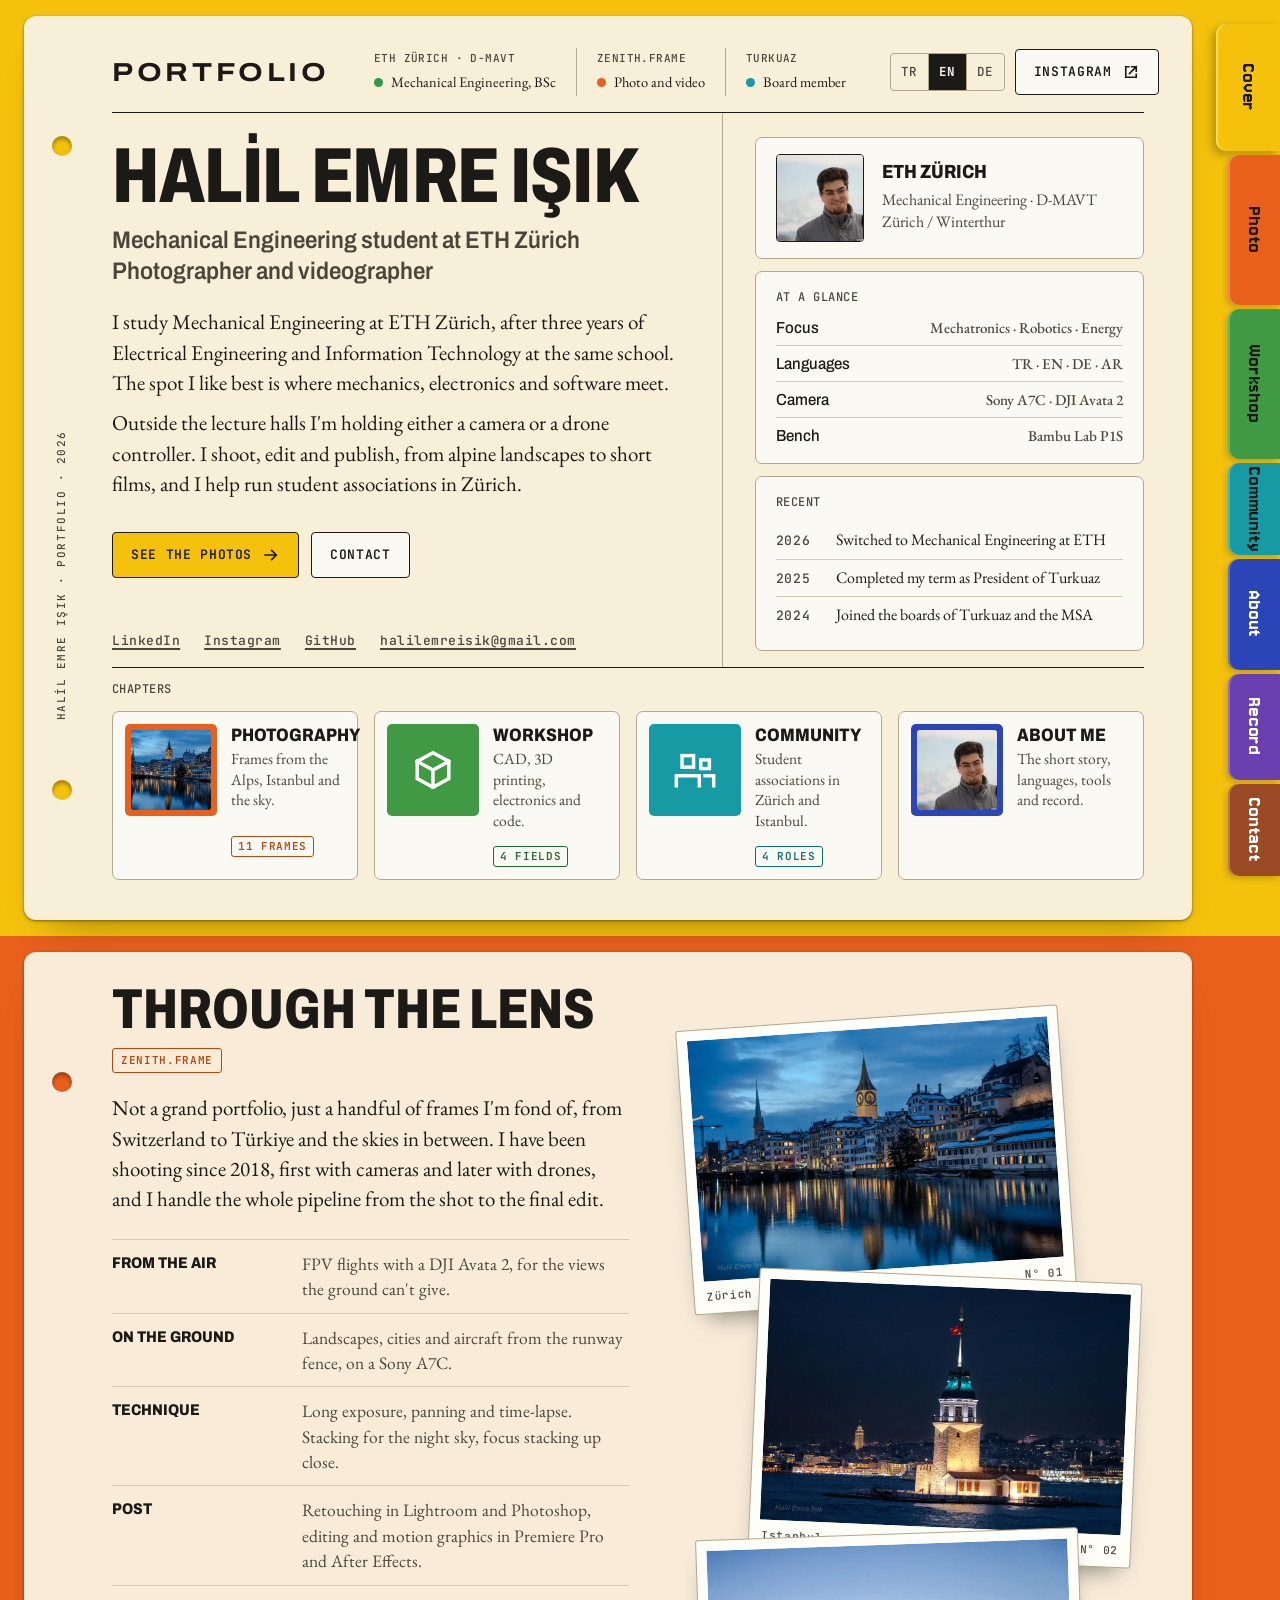
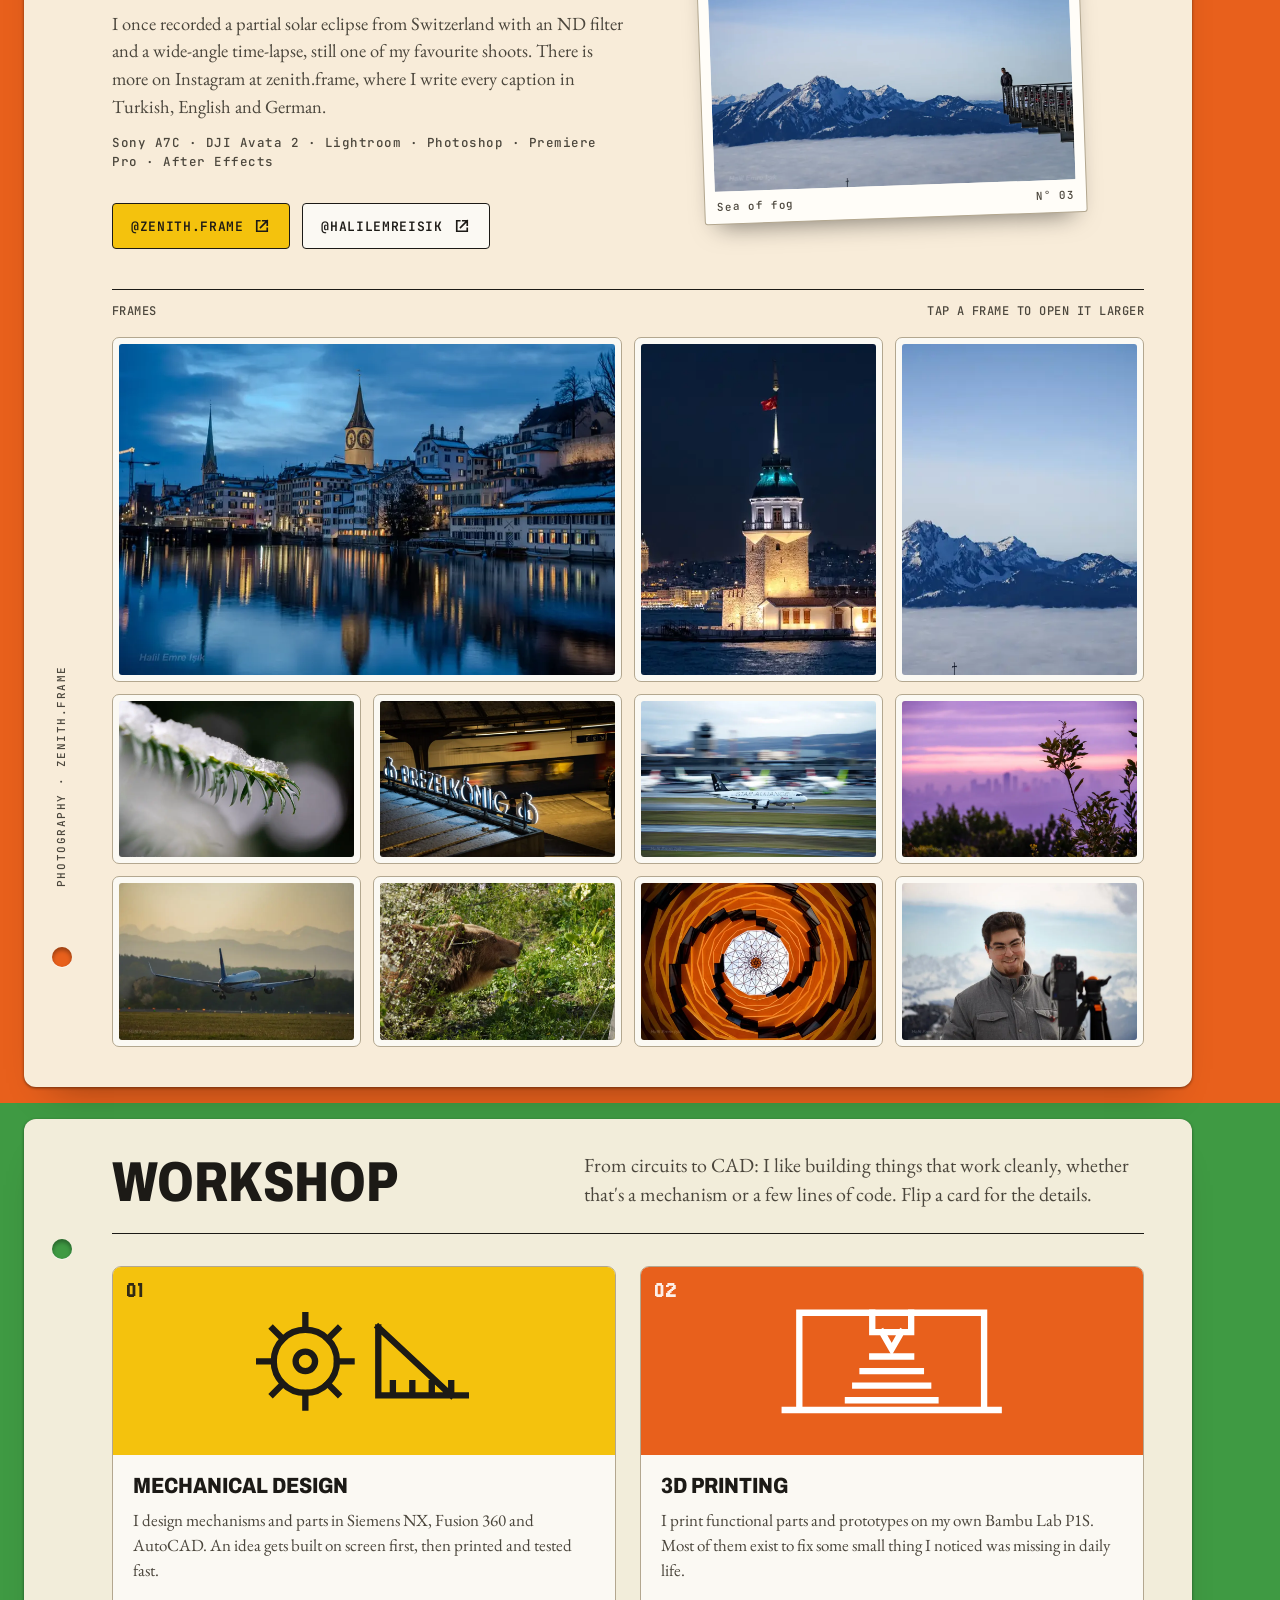
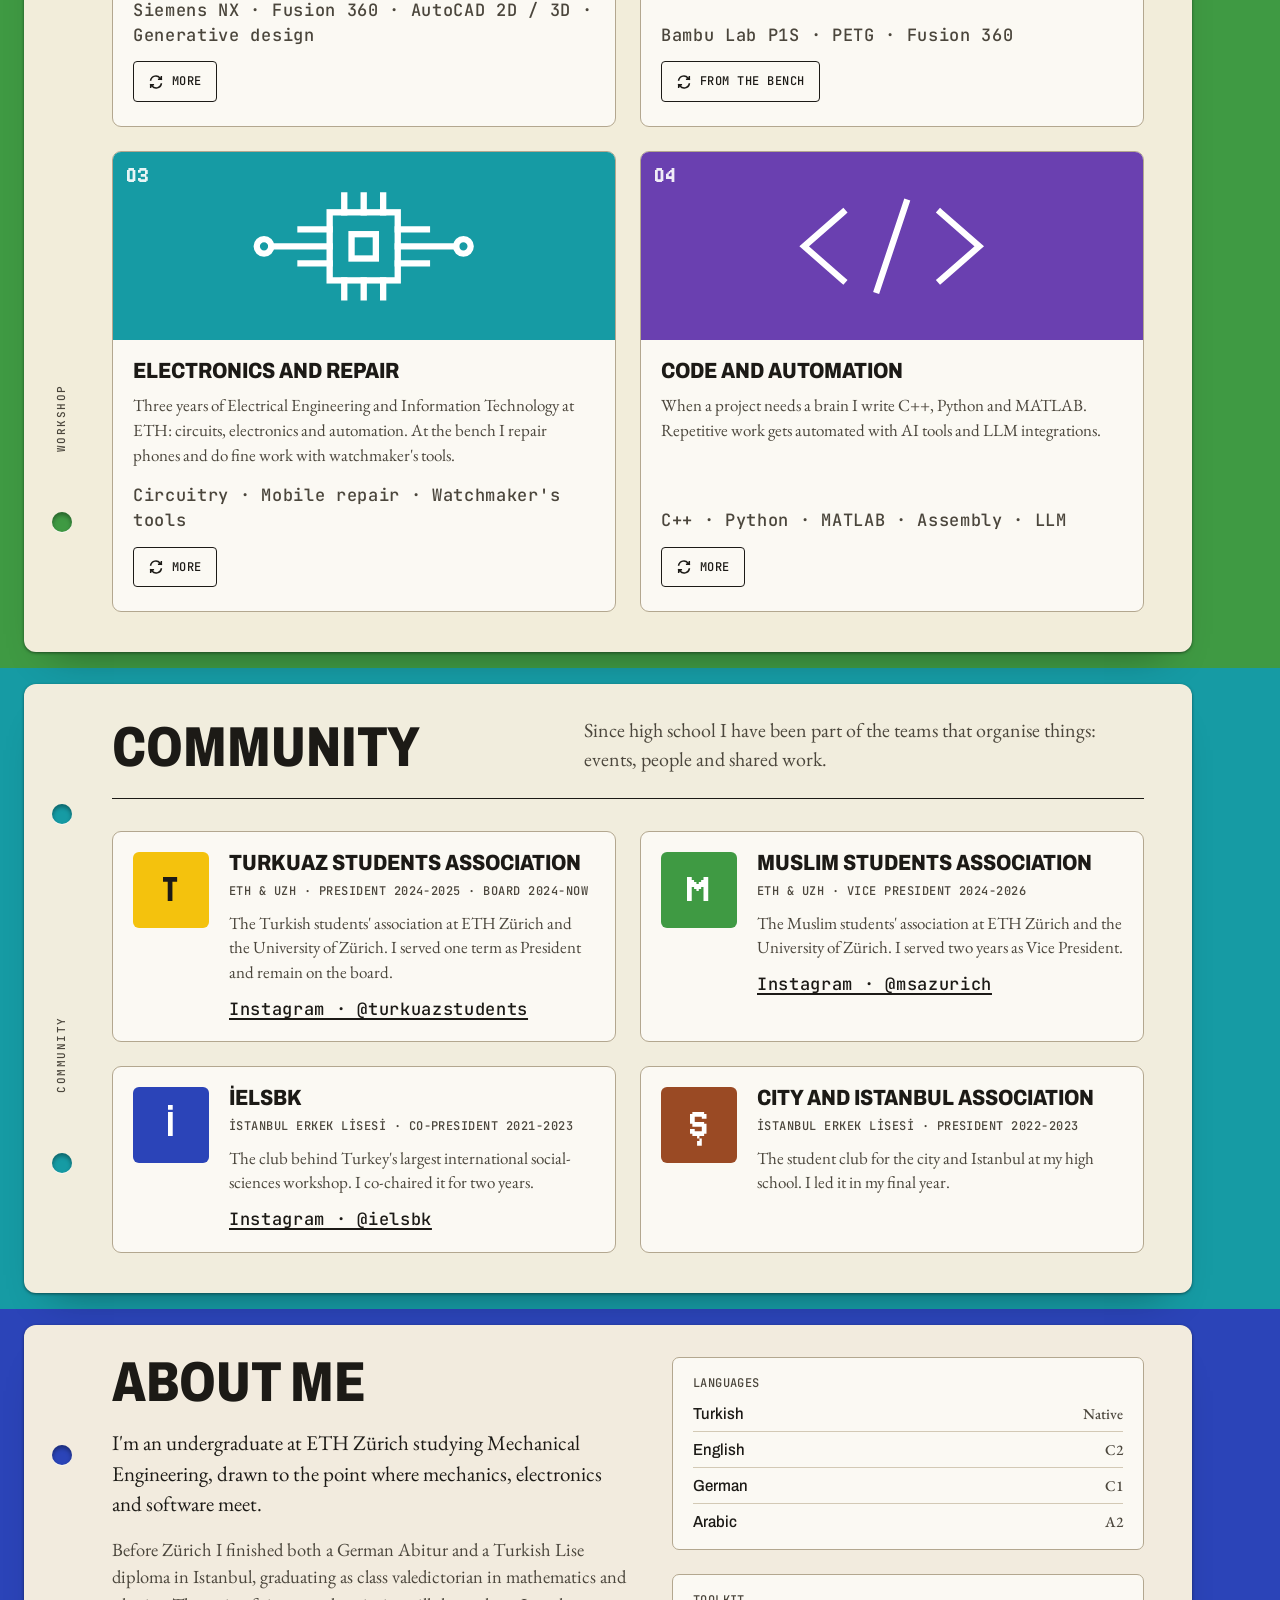
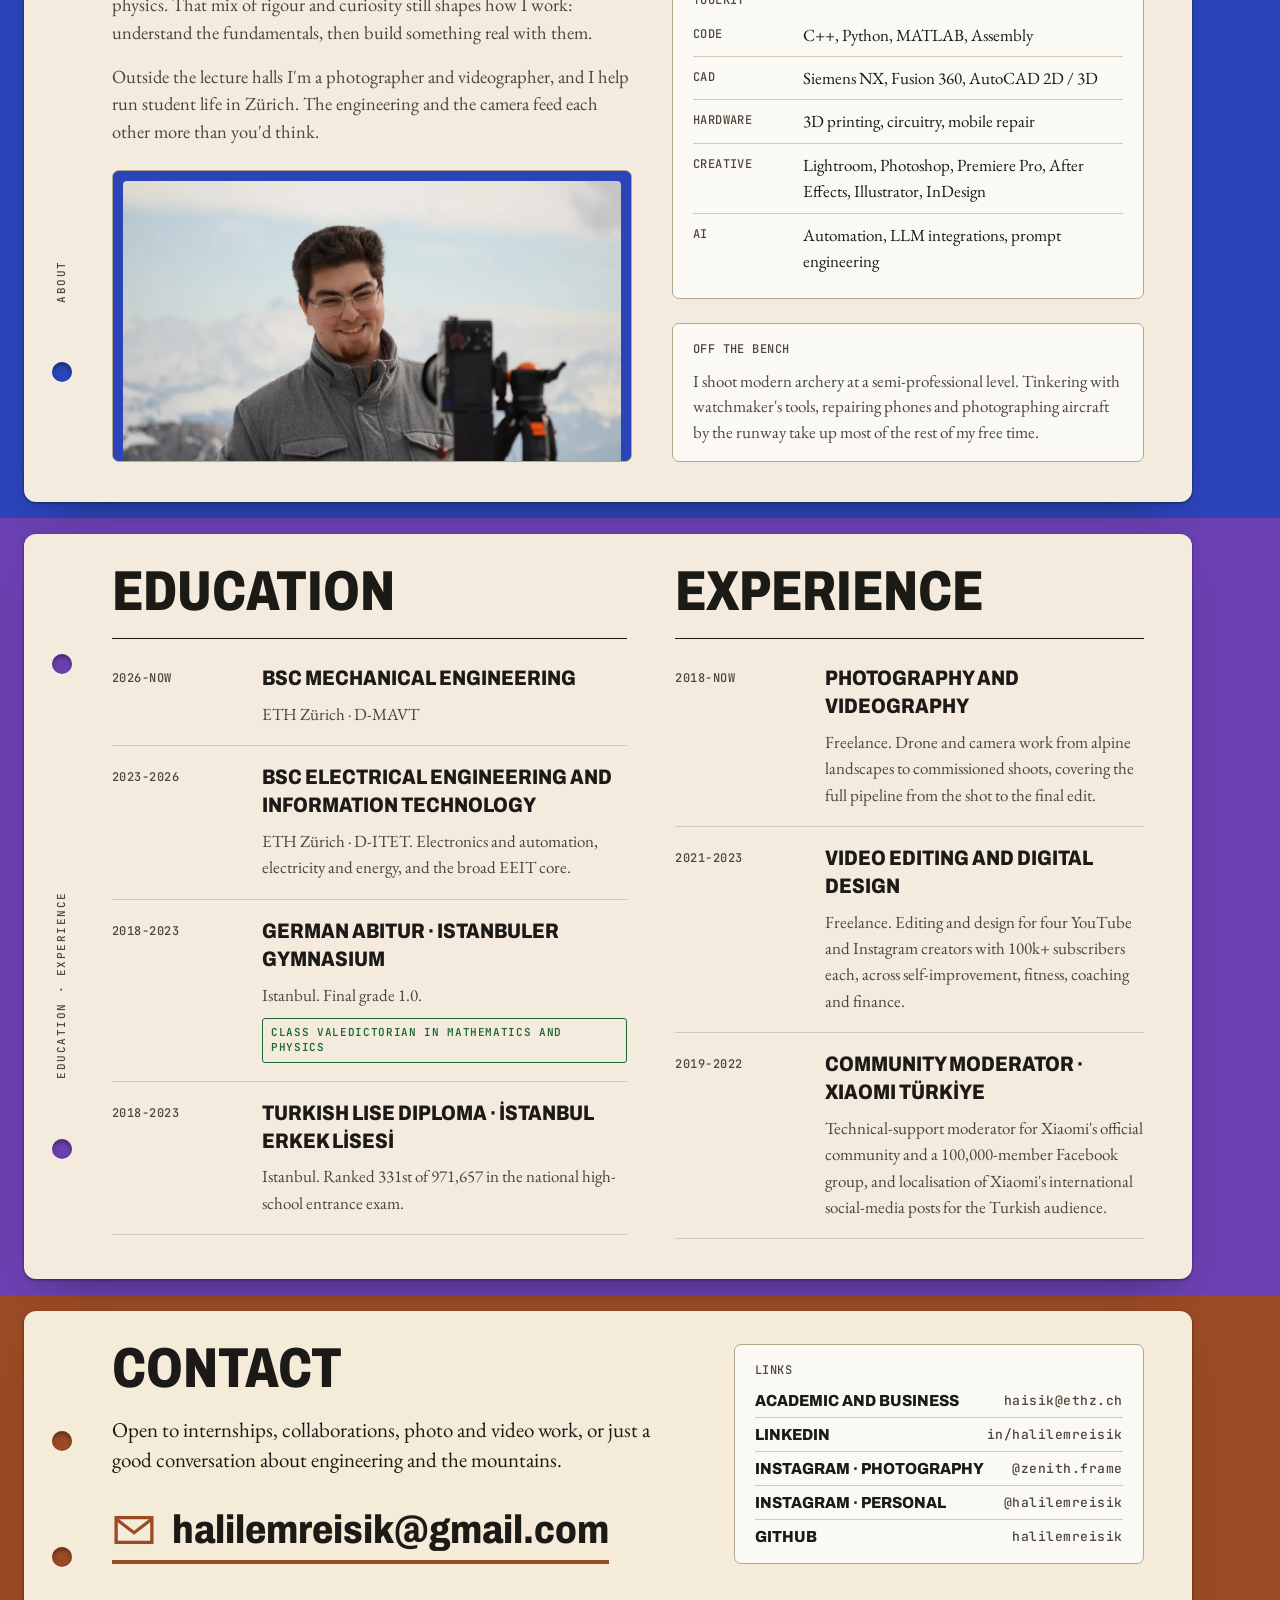
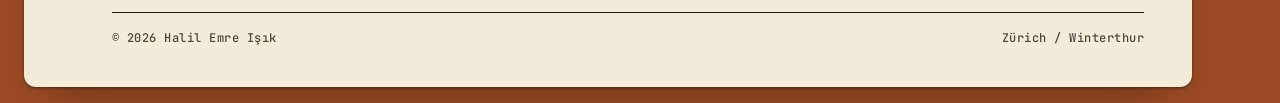
<file: index.html>
<!doctype html>
<html lang="en" data-lang="en">
<head>
<meta charset="utf-8">
<meta name="viewport" content="width=device-width, initial-scale=1">
<title>Halil Emre Işık · ETH Zürich</title>
<meta name="title-tr" content="Halil Emre Işık · Makine mühendisliği öğrencisi, fotoğrafçı">
<meta name="title-en" content="Halil Emre Işık · Mechanical Engineering student, photographer">
<meta name="title-de" content="Halil Emre Işık · Maschinenbaustudent, Fotograf">
<meta name="description" content="Halil Emre Işık: Mechanical Engineering student at ETH Zürich, photographer and videographer. Photography, workshop projects, community work and contact.">
<meta name="author" content="Halil Emre Işık">
<meta name="theme-color" content="#f4c20d">
<meta property="og:title" content="Halil Emre Işık">
<meta property="og:description" content="Mechanical Engineering student at ETH Zürich · Photographer and videographer">
<meta property="og:type" content="website">
<meta property="og:url" content="https://halilemreisik.github.io/">
<meta property="og:image" content="https://halilemreisik.github.io/img/hero.webp">
<meta name="twitter:card" content="summary_large_image">
<link rel="icon" type="image/svg+xml" href="img/favicon.svg">
<link rel="preload" href="assets/fonts/archivo-latin-wdth-normal.woff2" as="font" type="font/woff2" crossorigin>
<link rel="stylesheet" href="css/fonts.css">
<link rel="stylesheet" href="css/style.css?v=3">
<script>
/* set the language before first paint */
(function(){var l=null;try{l=localStorage.getItem("hei-lang")}catch(e){}
if(!l){var n=(navigator.language||"").toLowerCase().slice(0,2);l=(n==="tr"||n==="de")?n:"en"}
document.documentElement.dataset.lang=l;document.documentElement.lang=l})();
</script>
</head>
<body>

<svg width="0" height="0" style="position:absolute" aria-hidden="true">
  <symbol id="i-arrow" viewBox="0 0 24 24"><path d="M4 12h15M13 6l6 6-6 6" fill="none" stroke="currentColor" stroke-width="2.2" stroke-linecap="square"/></symbol>
  <symbol id="i-out" viewBox="0 0 24 24"><path d="M9 5H5v14h14v-4M13 5h6v6M19 5l-9 9" fill="none" stroke="currentColor" stroke-width="2.2" stroke-linecap="square"/></symbol>
  <symbol id="i-flip" viewBox="0 0 24 24"><path d="M4 9a8 8 0 0 1 14-3l2 2M20 4v4h-4M20 15a8 8 0 0 1-14 3l-2-2M4 20v-4h4" fill="none" stroke="currentColor" stroke-width="2.2" stroke-linecap="square"/></symbol>
  <symbol id="i-x" viewBox="0 0 24 24"><path d="M5 5l14 14M19 5L5 19" fill="none" stroke="currentColor" stroke-width="2.2" stroke-linecap="square"/></symbol>
  <symbol id="i-mail" viewBox="0 0 32 32"><rect x="3" y="7" width="26" height="18" fill="none" stroke="currentColor" stroke-width="2.4"/><path d="M3 8l13 10L29 8" fill="none" stroke="currentColor" stroke-width="2.4"/></symbol>
  <symbol id="i-people" viewBox="0 0 32 32"><g fill="none" stroke="currentColor" stroke-width="2.4" stroke-linecap="square"><rect x="7" y="6" width="8" height="8"/><path d="M3 27v-7h16v7"/><rect x="20" y="9" width="6" height="6"/><path d="M23 20h6v7"/></g></symbol>
  <symbol id="i-bench" viewBox="0 0 32 32"><g fill="none" stroke="currentColor" stroke-width="2.4" stroke-linecap="square"><path d="M16 4l11 6v12l-11 6-11-6V10z"/><path d="M5 10l11 6 11-6M16 16v12"/></g></symbol>
  <!-- plate pictograms -->
  <symbol id="p-cad" viewBox="0 0 96 48"><g fill="none" stroke="currentColor" stroke-width="2.6" stroke-linecap="square"><circle cx="24" cy="24" r="13"/><circle cx="24" cy="24" r="4"/><path d="M24 5v6M24 37v6M5 24h6M37 24h6M10.6 10.6l4.2 4.2M33.2 33.2l4.2 4.2M10.6 37.4l4.2-4.2M33.2 14.8l4.2-4.2"/><path d="M54 38h36M54 38V10M54 10l30 28M60 38v-5M68 38v-5M76 38v-5M84 38v-5"/></g></symbol>
  <symbol id="p-print" viewBox="0 0 96 48"><g fill="none" stroke="currentColor" stroke-width="2.6" stroke-linecap="square"><path d="M10 4h76M10 4v40M86 4v40M4 44h88"/><path d="M40 4v8h16V4M44 12l4 7 4-7"/><path d="M30 40h36M33 34h30M36 28h24M40 22h16"/></g></symbol>
  <symbol id="p-chip" viewBox="0 0 96 48"><g fill="none" stroke="currentColor" stroke-width="2.6" stroke-linecap="square"><rect x="34" y="10" width="28" height="28"/><rect x="43" y="19" width="10" height="10"/><path d="M40 10V3M48 10V3M56 10V3M40 38v7M48 38v7M56 38v7M34 17H22M34 24H10M34 31H22M62 17h12M62 24h24M62 31h12"/><circle cx="7" cy="24" r="3"/><circle cx="89" cy="24" r="3"/></g></symbol>
  <symbol id="p-code" viewBox="0 0 96 48"><g fill="none" stroke="currentColor" stroke-width="2.6" stroke-linecap="square"><path d="M28 10L12 24l16 14M68 10l16 14-16 14M54 6L42 42"/></g></symbol>
</svg>

<a class="skip" href="#main"><span lang="tr">İçeriğe geç</span><span lang="en">Skip to content</span><span lang="de">Zum Inhalt springen</span></a>

<!-- Tab rail: one tab per chapter, in the chapter's board colour -->
<nav class="rail" aria-label="Bölümler / Chapters / Kapitel">
  <a href="#kapak" style="--board:var(--yellow)"><span lang="tr">Kapak</span><span lang="en">Cover</span><span lang="de">Titel</span></a>
  <a href="#foto" style="--board:var(--orange)"><span lang="tr">Fotoğraf</span><span lang="en">Photo</span><span lang="de">Foto</span></a>
  <a href="#atolye" style="--board:var(--grass)"><span lang="tr">Atölye</span><span lang="en">Workshop</span><span lang="de">Werkstatt</span></a>
  <a href="#topluluk" style="--board:var(--teal)"><span lang="tr">Topluluk</span><span lang="en">Community</span><span lang="de">Vereine</span></a>
  <a href="#hakkimda" class="on-dark" style="--board:var(--ultra)"><span lang="tr">Hakkımda</span><span lang="en">About</span><span lang="de">Über mich</span></a>
  <a href="#ozgecmis" class="on-dark" style="--board:var(--violet)"><span lang="tr">Özgeçmiş</span><span lang="en">Record</span><span lang="de">Werdegang</span></a>
  <a href="#iletisim" class="on-dark" style="--board:var(--sienna)"><span lang="tr">İletişim</span><span lang="en">Contact</span><span lang="de">Kontakt</span></a>
</nav>

<main id="main">

<!-- ================= COVER ================= -->
<section class="chapter" id="kapak" style="--board:var(--yellow)">
  <div class="leaf" data-spine-tr="HALİL EMRE IŞIK · PORTFOLYO · 2026" data-spine-en="HALİL EMRE IŞIK · PORTFOLIO · 2026" data-spine-de="HALİL EMRE IŞIK · PORTFOLIO · 2026">
    <span class="holes" aria-hidden="true"></span>

    <header class="masthead">
      <a class="wordmark" href="#kapak"><span lang="tr">PORTFOLYO</span><span lang="en">PORTFOLIO</span><span lang="de">PORTFOLIO</span></a>
      <p class="tagline mono">2026</p>
      <ul class="status">
        <li><b class="mono">ETH ZÜRICH · D-MAVT</b><span><i class="dot dot-live"></i><span lang="tr">Makine mühendisliği, BSc</span><span lang="en">Mechanical Engineering, BSc</span><span lang="de">Maschinenbau, BSc</span></span></li>
        <li><b class="mono">ZENITH.FRAME</b><span><i class="dot dot-dev"></i><span lang="tr">Fotoğraf ve video</span><span lang="en">Photo and video</span><span lang="de">Foto und Video</span></span></li>
        <li><b class="mono">TURKUAZ</b><span><i class="dot dot-oss"></i><span lang="tr">Yönetim kurulu üyesi</span><span lang="en">Board member</span><span lang="de">Vorstandsmitglied</span></span></li>
      </ul>
      <div class="mast-actions">
        <div class="lang-toggle" role="group" aria-label="Dil / Language / Sprache">
          <button type="button" data-set="tr" aria-pressed="false" aria-label="Türkçe">TR</button>
          <button type="button" data-set="en" aria-pressed="false" aria-label="English">EN</button>
          <button type="button" data-set="de" aria-pressed="false" aria-label="Deutsch">DE</button>
        </div>
        <a class="btn btn-line" href="https://www.instagram.com/zenith.frame/" target="_blank" rel="me noopener">Instagram<svg><use href="#i-out"/></svg></a>
      </div>
    </header>

    <div class="cover-grid">
      <div class="cover-main">
        <h1 class="display"><span lang="tr" class="k">Halil Emre Işık</span></h1>
        <p class="role"><span lang="tr">ETH Zürich'te makine mühendisliği öğrencisi<br>Fotoğrafçı ve videograf</span><span lang="en">Mechanical Engineering student at ETH Zürich<br>Photographer and videographer</span><span lang="de">Maschinenbaustudent an der ETH Zürich<br>Fotograf und Videograf</span></p>
        <p class="lead"><span lang="tr">ETH Zürich'te makine mühendisliği okuyorum. Öncesinde aynı okulda üç yıl elektrik mühendisliği ve bilişim teknolojileri okudum. En sevdiğim yer, mekaniğin, elektroniğin ve yazılımın kesiştiği nokta.</span><span lang="en">I study Mechanical Engineering at ETH Zürich, after three years of Electrical Engineering and Information Technology at the same school. The spot I like best is where mechanics, electronics and software meet.</span><span lang="de">Ich studiere Maschinenbau an der ETH Zürich, davor drei Jahre Elektrotechnik und Informationstechnologie an derselben Hochschule. Am liebsten bin ich dort, wo Mechanik, Elektronik und Software zusammenkommen.</span></p>
        <p class="lead"><span lang="tr">Dersliklerin dışında elimde ya kamera ya da drone kumandası oluyor. Alp manzaralarından kısa filmlere kadar çekiyor, kurguluyor ve yayınlıyorum. Zürih'teki öğrenci topluluklarının yönetiminde de yer alıyorum.</span><span lang="en">Outside the lecture halls I'm holding either a camera or a drone controller. I shoot, edit and publish, from alpine landscapes to short films, and I help run student associations in Zürich.</span><span lang="de">Ausserhalb der Hörsäle halte ich entweder eine Kamera oder eine Drohnensteuerung in der Hand. Ich filme, schneide und veröffentliche, von Alpenlandschaften bis zu Kurzfilmen, und engagiere mich in Zürcher Studierendenvereinen.</span></p>
        <div class="cta">
          <a class="btn btn-solid" href="#foto"><span lang="tr">Fotoğraflara bak</span><span lang="en">See the photos</span><span lang="de">Zu den Fotos</span><svg><use href="#i-arrow"/></svg></a>
          <a class="btn btn-line" href="#iletisim"><span lang="tr">İletişim</span><span lang="en">Contact</span><span lang="de">Kontakt</span></a>
        </div>
        <ul class="links mono">
          <li><a href="https://www.linkedin.com/in/halilemreisik/" target="_blank" rel="me noopener">LinkedIn</a></li>
          <li><a href="https://www.instagram.com/halilemreisik/" target="_blank" rel="me noopener">Instagram</a></li>
          <li><a href="https://github.com/halilemreisik" target="_blank" rel="me noopener">GitHub</a></li>
          <li><a href="mailto:halilemreisik@gmail.com">halilemreisik@gmail.com</a></li>
        </ul>
      </div>

      <aside class="cover-side">
        <div class="panel id-panel">
          <img src="img/portrait-sq.webp" width="480" height="480" alt="Halil Emre Işık">
          <div>
            <p class="id-name"><span lang="en" class="k">ETH Zürich</span></p>
            <p class="id-meta"><span lang="tr">Makine Mühendisliği · D-MAVT<br>Zürih / Winterthur</span><span lang="en">Mechanical Engineering · D-MAVT<br>Zürich / Winterthur</span><span lang="de">Maschineningenieurwissenschaften · D-MAVT<br>Zürich / Winterthur</span></p>
          </div>
        </div>

        <div class="panel">
          <p class="panel-title mono"><span lang="tr">Künye</span><span lang="en">At a glance</span><span lang="de">Steckbrief</span></p>
          <ul class="rows">
            <li><span><span lang="tr">Odak</span><span lang="en">Focus</span><span lang="de">Schwerpunkt</span></span><span class="more"><span lang="tr">Mekatronik · Robotik · Enerji</span><span lang="en">Mechatronics · Robotics · Energy</span><span lang="de">Mechatronik · Robotik · Energie</span></span></li>
            <li><span><span lang="tr">Diller</span><span lang="en">Languages</span><span lang="de">Sprachen</span></span><span class="more">TR · EN · DE · AR</span></li>
            <li><span><span lang="tr">Kamera</span><span lang="en">Camera</span><span lang="de">Kamera</span></span><span class="more">Sony A7C · DJI Avata 2</span></li>
            <li><span><span lang="tr">Tezgâh</span><span lang="en">Bench</span><span lang="de">Werkbank</span></span><span class="more">Bambu Lab P1S</span></li>
          </ul>
        </div>

        <div class="panel">
          <p class="panel-title mono"><span lang="tr">Son gelişmeler</span><span lang="en">Recent</span><span lang="de">Zuletzt</span></p>
          <table class="log mono">
            <tr><td>2026</td><td><span lang="tr">ETH'de makine mühendisliğine geçtim</span><span lang="en">Switched to Mechanical Engineering at ETH</span><span lang="de">Wechsel zum Maschinenbau an der ETH</span></td></tr>
            <tr><td>2025</td><td><span lang="tr">Turkuaz'daki başkanlık dönemimi tamamladım</span><span lang="en">Completed my term as President of Turkuaz</span><span lang="de">Amtszeit als Präsident von Turkuaz abgeschlossen</span></td></tr>
            <tr><td>2024</td><td><span lang="tr">Turkuaz ve MSA yönetimlerine katıldım</span><span lang="en">Joined the boards of Turkuaz and the MSA</span><span lang="de">Eintritt in die Vorstände von Turkuaz und MSA</span></td></tr>
          </table>
        </div>
      </aside>
    </div>

    <div class="contents">
      <p class="contents-title mono"><span lang="tr">Bölümler</span><span lang="en">Chapters</span><span lang="de">Kapitel</span></p>
      <div class="contents-row">
        <a class="entry" href="#foto" style="--c:var(--orange)">
          <span class="entry-img"><img src="img/gallery/ch-4-thumb.webp" width="900" height="600" alt="" loading="lazy"></span>
          <span class="entry-txt"><b><span lang="tr">Fotoğraf</span><span lang="en">Photography</span><span lang="de">Fotografie</span></b><span lang="tr">Alpler, İstanbul ve gökyüzünden kareler.</span><span lang="en">Frames from the Alps, Istanbul and the sky.</span><span lang="de">Bilder aus den Alpen, Istanbul und vom Himmel.</span></span>
          <span class="badge badge-dev"><span lang="tr">11 kare</span><span lang="en">11 frames</span><span lang="de">11 Bilder</span></span>
        </a>
        <a class="entry" href="#atolye" style="--c:var(--grass)">
          <span class="entry-img tile-img"><svg><use href="#i-bench"/></svg></span>
          <span class="entry-txt"><b><span lang="tr">Atölye</span><span lang="en">Workshop</span><span lang="de">Werkstatt</span></b><span lang="tr">CAD, 3D baskı, elektronik ve kod.</span><span lang="en">CAD, 3D printing, electronics and code.</span><span lang="de">CAD, 3D-Druck, Elektronik und Code.</span></span>
          <span class="badge badge-ok"><span lang="tr">4 alan</span><span lang="en">4 fields</span><span lang="de">4 Bereiche</span></span>
        </a>
        <a class="entry" href="#topluluk" style="--c:var(--teal)">
          <span class="entry-img tile-img"><svg><use href="#i-people"/></svg></span>
          <span class="entry-txt"><b><span lang="tr">Topluluk</span><span lang="en">Community</span><span lang="de">Engagement</span></b><span lang="tr">Zürih ve İstanbul'da öğrenci toplulukları.</span><span lang="en">Student associations in Zürich and Istanbul.</span><span lang="de">Studierendenvereine in Zürich und Istanbul.</span></span>
          <span class="badge badge-oss"><span lang="tr">4 görev</span><span lang="en">4 roles</span><span lang="de">4 Ämter</span></span>
        </a>
        <a class="entry" href="#hakkimda" style="--c:var(--ultra)">
          <span class="entry-img"><img src="img/portrait-sq.webp" width="480" height="480" alt="" loading="lazy"></span>
          <span class="entry-txt"><b><span lang="tr">Hakkımda</span><span lang="en">About me</span><span lang="de">Über mich</span></b><span lang="tr">Kısa hikâye, diller, araçlar ve özgeçmiş.</span><span lang="en">The short story, languages, tools and record.</span><span lang="de">Kurz erzählt, Sprachen, Werkzeuge und Werdegang.</span></span>
        </a>
      </div>
    </div>
  </div>
</section>

<!-- ================= PHOTOGRAPHY ================= -->
<section class="chapter" id="foto" style="--board:var(--orange)">
  <div class="leaf" data-spine-tr="FOTOĞRAF · ZENITH.FRAME" data-spine-en="PHOTOGRAPHY · ZENITH.FRAME" data-spine-de="FOTOGRAFIE · ZENITH.FRAME">
    <span class="holes" aria-hidden="true"></span>
    <div class="zr">
      <div class="zr-text">
        <div class="title-row">
          <h2 class="h2"><span lang="tr">Objektifin ardından</span><span lang="en">Through the lens</span><span lang="de">Durch die Linse</span></h2>
          <span class="badge badge-dev">ZENITH.FRAME</span>
        </div>
        <p class="lead"><span lang="tr">Büyük bir portfolyo değil, sevdiğim bir avuç kare: İsviçre'den Türkiye'ye ve ikisinin arasındaki gökyüzüne. 2018'den beri kamerayla, sonrasında drone ile çekiyorum. Çekimden son kurguya kadar bütün süreç bende.</span><span lang="en">Not a grand portfolio, just a handful of frames I'm fond of, from Switzerland to Türkiye and the skies in between. I have been shooting since 2018, first with cameras and later with drones, and I handle the whole pipeline from the shot to the final edit.</span><span lang="de">Kein grosses Portfolio, nur eine Handvoll Bilder, die ich mag, von der Schweiz bis in die Türkei und vom Himmel dazwischen. Ich fotografiere seit 2018, zuerst mit der Kamera, später auch mit der Drohne, und mache vom Auslösen bis zum fertigen Schnitt alles selbst.</span></p>
        <dl class="feat">
          <dt><span lang="tr">Havadan</span><span lang="en">From the air</span><span lang="de">Aus der Luft</span></dt>
          <dd><span lang="tr">DJI Avata 2 ile FPV uçuşlar, yerden bakmanın yetmediği manzaralar için.</span><span lang="en">FPV flights with a DJI Avata 2, for the views the ground can't give.</span><span lang="de">FPV-Flüge mit der DJI Avata 2, für Ansichten, die es vom Boden aus nicht gibt.</span></dd>
          <dt><span lang="tr">Yerden</span><span lang="en">On the ground</span><span lang="de">Am Boden</span></dt>
          <dd><span lang="tr">Sony A7C ile manzara, şehir ve pist kenarında uçak fotoğrafları.</span><span lang="en">Landscapes, cities and aircraft from the runway fence, on a Sony A7C.</span><span lang="de">Landschaften, Städte und Flugzeuge am Pistenzaun, mit der Sony A7C.</span></dd>
          <dt><span lang="tr">Teknik</span><span lang="en">Technique</span><span lang="de">Technik</span></dt>
          <dd><span lang="tr">Uzun pozlama, panning ve time-lapse. Gece gökyüzü için stacking, yakın plan için odak istifleme.</span><span lang="en">Long exposure, panning and time-lapse. Stacking for the night sky, focus stacking up close.</span><span lang="de">Langzeitbelichtung, Mitzieher und Zeitraffer. Stacking für den Nachthimmel, Focus Stacking im Nahbereich.</span></dd>
          <dt><span lang="tr">Kurgu</span><span lang="en">Post</span><span lang="de">Nachbearbeitung</span></dt>
          <dd><span lang="tr">Lightroom ve Photoshop'ta rötuş, Premiere Pro ve After Effects'te kurgu ve hareketli grafik.</span><span lang="en">Retouching in Lightroom and Photoshop, editing and motion graphics in Premiere Pro and After Effects.</span><span lang="de">Retusche in Lightroom und Photoshop, Schnitt und Motion Graphics in Premiere Pro und After Effects.</span></dd>
        </dl>
        <p class="body"><span lang="tr">Bir parçalı güneş tutulmasını İsviçre'den ND filtre ve geniş açılı time-lapse ile kaydetmiştim, hâlâ en sevdiğim çekimlerden biri. Daha fazlası Instagram'da, zenith.frame hesabında. Paylaşımları Türkçe, İngilizce ve Almanca yazıyorum.</span><span lang="en">I once recorded a partial solar eclipse from Switzerland with an ND filter and a wide-angle time-lapse, still one of my favourite shoots. There is more on Instagram at zenith.frame, where I write every caption in Turkish, English and German.</span><span lang="de">Eine partielle Sonnenfinsternis habe ich einmal von der Schweiz aus mit ND-Filter und Weitwinkel-Zeitraffer festgehalten, bis heute eine meiner liebsten Aufnahmen. Mehr gibt es auf Instagram unter zenith.frame, mit Texten auf Türkisch, Englisch und Deutsch.</span></p>
        <p class="stack mono">Sony A7C · DJI Avata 2 · Lightroom · Photoshop · Premiere Pro · After Effects</p>
        <div class="cta">
          <a class="btn btn-solid" href="https://www.instagram.com/zenith.frame/" target="_blank" rel="me noopener"><span lang="en" class="k">@zenith.frame</span><svg><use href="#i-out"/></svg></a>
          <a class="btn btn-line" href="https://www.instagram.com/halilemreisik/" target="_blank" rel="me noopener"><span lang="en" class="k">@halilemreisik</span><svg><use href="#i-out"/></svg></a>
        </div>
      </div>
      <div class="prints" aria-hidden="true">
        <figure class="print"><img src="img/gallery/ch-4-mid.webp" width="1100" height="733" alt="" loading="lazy"><figcaption><span><span lang="tr">Zürih</span><span lang="en">Zürich</span><span lang="de">Zürich</span></span><span>N° 01</span></figcaption></figure>
        <figure class="print"><img src="img/gallery/tr-1-mid.webp" width="1100" height="733" alt="" loading="lazy"><figcaption><span><span lang="tr">İstanbul</span><span lang="en">Istanbul</span><span lang="de">Istanbul</span></span><span>N° 02</span></figcaption></figure>
        <figure class="print"><img src="img/gallery/sky-4-mid.webp" width="1100" height="733" alt="" loading="lazy"><figcaption><span><span lang="tr">Sis denizi</span><span lang="en">Sea of fog</span><span lang="de">Nebelmeer</span></span><span>N° 03</span></figcaption></figure>
      </div>
    </div>

    <p class="sub-head mono"><span><span lang="tr">Kareler</span><span lang="en">Frames</span><span lang="de">Bilder</span></span><span><span lang="tr">Büyütmek için bir kareye dokunun</span><span lang="en">Tap a frame to open it larger</span><span lang="de">Zum Vergrössern ein Bild antippen</span></span></p>
    <div class="gallery">
      <button class="shot shot-wide" type="button" data-full="img/gallery/ch-4.webp" data-cap-tr="Zürih, mavi saat" data-cap-en="Zürich, blue hour" data-cap-de="Zürich, blaue Stunde"><img src="img/gallery/ch-4-thumb.webp" width="900" height="600" loading="lazy" alt="Zürich, blue hour"><span class="cap"><span lang="tr">Zürih, mavi saat</span><span lang="en">Zürich, blue hour</span><span lang="de">Zürich, blaue Stunde</span></span></button>
      <button class="shot" type="button" data-full="img/gallery/tr-1.webp" data-cap-tr="Kız Kulesi, İstanbul" data-cap-en="Maiden&#x27;s Tower, Istanbul" data-cap-de="Mädchenturm, Istanbul"><img src="img/gallery/tr-1-thumb.webp" width="900" height="600" loading="lazy" alt="Maiden&#x27;s Tower, Istanbul"><span class="cap"><span lang="tr">Kız Kulesi, İstanbul</span><span lang="en">Maiden's Tower, Istanbul</span><span lang="de">Mädchenturm, Istanbul</span></span></button>
      <button class="shot" type="button" data-full="img/gallery/sky-4.webp" data-cap-tr="Sis denizinin üstünde" data-cap-en="Above the sea of fog" data-cap-de="Über dem Nebelmeer"><img src="img/gallery/sky-4-thumb.webp" width="900" height="600" loading="lazy" alt="Above the sea of fog"><span class="cap"><span lang="tr">Sis denizinin üstünde</span><span lang="en">Above the sea of fog</span><span lang="de">Über dem Nebelmeer</span></span></button>
      <button class="shot" type="button" data-full="img/gallery/ch-1.webp" data-cap-tr="Kar altında, İsviçre" data-cap-en="Under snow, Switzerland" data-cap-de="Unter Schnee, Schweiz"><img src="img/gallery/ch-1-thumb.webp" width="900" height="600" loading="lazy" alt="Under snow, Switzerland"><span class="cap"><span lang="tr">Kar altında, İsviçre</span><span lang="en">Under snow, Switzerland</span><span lang="de">Unter Schnee, Schweiz</span></span></button>
      <button class="shot" type="button" data-full="img/gallery/ch-3.webp" data-cap-tr="Peronda, İsviçre" data-cap-en="On the platform, Switzerland" data-cap-de="Am Gleis, Schweiz"><img src="img/gallery/ch-3-thumb.webp" width="900" height="600" loading="lazy" alt="On the platform, Switzerland"><span class="cap"><span lang="tr">Peronda, İsviçre</span><span lang="en">On the platform, Switzerland</span><span lang="de">Am Gleis, Schweiz</span></span></button>
      <button class="shot" type="button" data-full="img/gallery/sky-2.webp" data-cap-tr="Panning, havalimanı" data-cap-en="Panning at the airport" data-cap-de="Mitzieher am Flughafen"><img src="img/gallery/sky-2-thumb.webp" width="900" height="600" loading="lazy" alt="Panning at the airport"><span class="cap"><span lang="tr">Panning, havalimanı</span><span lang="en">Panning at the airport</span><span lang="de">Mitzieher am Flughafen</span></span></button>
      <button class="shot" type="button" data-full="img/gallery/tr-2.webp" data-cap-tr="Alacakaranlık, Türkiye" data-cap-en="Twilight, Türkiye" data-cap-de="Dämmerung, Türkei"><img src="img/gallery/tr-2-thumb.webp" width="900" height="600" loading="lazy" alt="Twilight, Türkiye"><span class="cap"><span lang="tr">Alacakaranlık, Türkiye</span><span lang="en">Twilight, Türkiye</span><span lang="de">Dämmerung, Türkei</span></span></button>
      <button class="shot" type="button" data-full="img/gallery/sky-3.webp" data-cap-tr="Pistin üstünde" data-cap-en="Over the runway" data-cap-de="Über der Piste"><img src="img/gallery/sky-3-thumb.webp" width="900" height="600" loading="lazy" alt="Over the runway"><span class="cap"><span lang="tr">Pistin üstünde</span><span lang="en">Over the runway</span><span lang="de">Über der Piste</span></span></button>
      <button class="shot" type="button" data-full="img/gallery/ch-2.webp" data-cap-tr="Yaban hayatı, İsviçre" data-cap-en="Wildlife, Switzerland" data-cap-de="Wildtier, Schweiz"><img src="img/gallery/ch-2-thumb.webp" width="900" height="600" loading="lazy" alt="Wildlife, Switzerland"><span class="cap"><span lang="tr">Yaban hayatı, İsviçre</span><span lang="en">Wildlife, Switzerland</span><span lang="de">Wildtier, Schweiz</span></span></button>
      <button class="shot" type="button" data-full="img/gallery/tr-3.webp" data-cap-tr="Yukarı bakış, Türkiye" data-cap-en="Looking up, Türkiye" data-cap-de="Blick nach oben, Türkei"><img src="img/gallery/tr-3-thumb.webp" width="900" height="600" loading="lazy" alt="Looking up, Türkiye"><span class="cap"><span lang="tr">Yukarı bakış, Türkiye</span><span lang="en">Looking up, Türkiye</span><span lang="de">Blick nach oben, Türkei</span></span></button>
      <button class="shot" type="button" data-full="img/gallery/sky-1.webp" data-cap-tr="Bulutların üstünde" data-cap-en="Above the clouds" data-cap-de="Über den Wolken"><img src="img/gallery/sky-1-thumb.webp" width="900" height="600" loading="lazy" alt="Above the clouds"><span class="cap"><span lang="tr">Bulutların üstünde</span><span lang="en">Above the clouds</span><span lang="de">Über den Wolken</span></span></button>
    </div>
  </div>
</section>

<!-- ================= WORKSHOP ================= -->
<section class="chapter" id="atolye" style="--board:var(--grass)">
  <div class="leaf" data-spine-tr="ATÖLYE" data-spine-en="WORKSHOP" data-spine-de="WERKSTATT">
    <span class="holes" aria-hidden="true"></span>
    <div class="chapter-head">
      <h2 class="h2"><span lang="tr">Atölye</span><span lang="en">Workshop</span><span lang="de">Werkstatt</span></h2>
      <p class="chapter-sub"><span lang="tr">Devreden CAD'e: temiz çalışan şeyler yapmayı seviyorum. Bu bir mekanizma da olabilir, birkaç satır kod da. Kartların arkasında ayrıntılar var.</span><span lang="en">From circuits to CAD: I like building things that work cleanly, whether that's a mechanism or a few lines of code. Flip a card for the details.</span><span lang="de">Von der Schaltung bis zum CAD: Ich baue gern Dinge, die sauber funktionieren, ob Mechanismus oder ein paar Zeilen Code. Auf der Rückseite der Karten stehen die Details.</span></p>
    </div>
    <div class="plates">

      <article class="flip" style="--c:var(--yellow)">
      <div class="flip-inner">
        <div class="face front">
          <div class="plate-img on-light"><span class="no">01</span><svg viewBox="0 0 96 48"><use href="#p-cad"/></svg></div>
          <div class="plate-body">
            <h3 class="h4"><span lang="tr">Mekanik tasarım</span><span lang="en">Mechanical design</span><span lang="de">Konstruktion</span></h3>
            <p><span lang="tr">Mekanizmaları ve parçaları Siemens NX, Fusion 360 ve AutoCAD'de tasarlıyorum. Bir fikri önce ekranda kuruyor, sonra hızlıca basıp deniyorum.</span><span lang="en">I design mechanisms and parts in Siemens NX, Fusion 360 and AutoCAD. An idea gets built on screen first, then printed and tested fast.</span><span lang="de">Mechanismen und Bauteile konstruiere ich in Siemens NX, Fusion 360 und AutoCAD. Eine Idee entsteht zuerst am Bildschirm, dann wird sie schnell gedruckt und getestet.</span></p>
            <p class="stack mono">Siemens NX · Fusion 360 · AutoCAD 2D / 3D · Generative design</p>
            <button class="flip-btn mono" type="button" aria-pressed="false"><svg><use href="#i-flip"/></svg><span lang="tr">Daha fazla</span><span lang="en">More</span><span lang="de">Mehr</span></button>
          </div>
        </div>
        <div class="face back" aria-hidden="true">
          <h3 class="h4"><span lang="tr">Mekanik tasarım</span><span lang="en">Mechanical design</span><span lang="de">Konstruktion</span></h3>
          <div class="back-text"><p><span lang="tr">Makine mühendisliği işin mekanizma ve hareket tarafını veriyor, üç yıllık elektrik mühendisliği geçmişim de devre tarafını. İkisini aynı projede buluşturmak en sevdiğim kısım.</span><span lang="en">Mechanical engineering brings the mechanisms and motion; three years of electrical engineering brought the circuitry. Getting both into the same project is the part I enjoy most.</span><span lang="de">Der Maschinenbau liefert Mechanismen und Bewegung, drei Jahre Elektrotechnik die Schaltungsseite. Beides im selben Projekt zusammenzubringen, macht mir am meisten Freude.</span></p><p><span lang="tr">Odağım mekatronik, robotik ve enerji sistemleri.</span><span lang="en">My focus is on mechatronics, robotics and energy systems.</span><span lang="de">Mein Schwerpunkt liegt auf Mechatronik, Robotik und Energiesystemen.</span></p></div>
          <button class="flip-btn mono" type="button" tabindex="-1"><svg><use href="#i-flip"/></svg><span lang="tr">Ön yüz</span><span lang="en">Front</span><span lang="de">Vorderseite</span></button>
        </div>
      </div>
      </article>

      <article class="flip" style="--c:var(--orange)">
      <div class="flip-inner">
        <div class="face front">
          <div class="plate-img"><span class="no">02</span><svg viewBox="0 0 96 48"><use href="#p-print"/></svg></div>
          <div class="plate-body">
            <h3 class="h4"><span lang="tr">3D baskı</span><span lang="en">3D printing</span><span lang="de">3D-Druck</span></h3>
            <p><span lang="tr">Kendi Bambu Lab P1S yazıcımda işlevsel parçalar ve prototipler basıyorum. Çoğu, gündelik hayatta fark ettiğim küçük bir eksiği kapatmak için.</span><span lang="en">I print functional parts and prototypes on my own Bambu Lab P1S. Most of them exist to fix some small thing I noticed was missing in daily life.</span><span lang="de">Auf meinem eigenen Bambu Lab P1S drucke ich funktionale Teile und Prototypen. Die meisten schliessen eine kleine Lücke, die mir im Alltag aufgefallen ist.</span></p>
            <p class="stack mono">Bambu Lab P1S · PETG · Fusion 360</p>
            <button class="flip-btn mono" type="button" aria-pressed="false"><svg><use href="#i-flip"/></svg><span lang="tr">Tezgâhtan</span><span lang="en">From the bench</span><span lang="de">Von der Werkbank</span></button>
          </div>
        </div>
        <div class="face back" aria-hidden="true">
          <h3 class="h4"><span lang="tr">Tezgâhtan</span><span lang="en">From the bench</span><span lang="de">Von der Werkbank</span></h3>
          <dl class="feat feat-compact">
            <dt><span lang="en" class="k">Scooter</span></dt>
            <dd><span lang="tr">Elektrikli scooter için PETG'den şişe tutucu.</span><span lang="en">A bottle holder in PETG for my electric scooter.</span><span lang="de">Ein Flaschenhalter aus PETG für meinen E-Scooter.</span></dd>
            <dt><span lang="tr">Klavye</span><span lang="en">Keyboard</span><span lang="de">Tastatur</span></dt>
            <dd><span lang="tr">Logitech G413 için Romer-G uyumlu yedek tuş kapağı.</span><span lang="en">A replacement Romer-G keycap for a Logitech G413.</span><span lang="de">Eine Ersatz-Tastenkappe (Romer-G) für eine Logitech G413.</span></dd>
            <dt><span lang="tr">Işık anahtarı</span><span lang="en">Light switch</span><span lang="de">Lichtschalter</span></dt>
            <dd><span lang="tr">Odamdaki basmalı anahtara şalter hissi veren bir kol.</span><span lang="en">A lever that turns my room's push-button switch into a proper throw switch.</span><span lang="de">Ein Hebel, der den Taster in meinem Zimmer zum richtigen Kippschalter macht.</span></dd>
            <dt><span lang="tr">Yazıcı</span><span lang="en">Printer</span><span lang="de">Drucker</span></dt>
            <dd><span lang="tr">Yazıcının atık çıkışı için elden geçirilmiş bir çekmece.</span><span lang="en">A reworked waste drawer for the printer's purge chute.</span><span lang="de">Eine überarbeitete Auffangschublade für den Auswurf des Druckers.</span></dd>
          </dl>
          <button class="flip-btn mono" type="button" tabindex="-1"><svg><use href="#i-flip"/></svg><span lang="tr">Ön yüz</span><span lang="en">Front</span><span lang="de">Vorderseite</span></button>
        </div>
      </div>
      </article>

      <article class="flip" style="--c:var(--teal)">
      <div class="flip-inner">
        <div class="face front">
          <div class="plate-img"><span class="no">03</span><svg viewBox="0 0 96 48"><use href="#p-chip"/></svg></div>
          <div class="plate-body">
            <h3 class="h4"><span lang="tr">Elektronik ve tamir</span><span lang="en">Electronics and repair</span><span lang="de">Elektronik und Reparatur</span></h3>
            <p><span lang="tr">ETH'de üç yıl elektrik mühendisliği ve bilişim teknolojileri okudum: devreler, elektronik ve otomasyon. Tezgâhta telefon tamir ediyor, saatçi aletleriyle ince işler yapıyorum.</span><span lang="en">Three years of Electrical Engineering and Information Technology at ETH: circuits, electronics and automation. At the bench I repair phones and do fine work with watchmaker's tools.</span><span lang="de">Drei Jahre Elektrotechnik und Informationstechnologie an der ETH: Schaltungen, Elektronik und Automation. An der Werkbank repariere ich Handys und arbeite mit Uhrmacherwerkzeug.</span></p>
            <p class="stack mono"><span lang="tr">Devreler · Mobil cihaz tamiri · Saatçi aletleri</span><span lang="en">Circuitry · Mobile repair · Watchmaker's tools</span><span lang="de">Schaltungen · Handyreparatur · Uhrmacherwerkzeug</span></p>
            <button class="flip-btn mono" type="button" aria-pressed="false"><svg><use href="#i-flip"/></svg><span lang="tr">Daha fazla</span><span lang="en">More</span><span lang="de">Mehr</span></button>
          </div>
        </div>
        <div class="face back" aria-hidden="true">
          <h3 class="h4"><span lang="tr">Elektronik ve tamir</span><span lang="en">Electronics and repair</span><span lang="de">Elektronik und Reparatur</span></h3>
          <div class="back-text"><p><span lang="tr">EEIT programında elektronik ve otomasyon ile elektrik ve enerji alanlarına, bir de geniş temel derslere ağırlık verdim.</span><span lang="en">In the EEIT programme I leaned towards electronics and automation, electricity and energy, on top of the broad core.</span><span lang="de">Im EEIT-Studium lagen meine Schwerpunkte auf Elektronik und Automation sowie Elektrizität und Energie, dazu das breite Grundstudium.</span></p><p><span lang="tr">Bir cihazı açıp nasıl çalıştığını görmek, onu kâğıt üzerinde çözmek kadar öğretici.</span><span lang="en">Opening a device to see how it works teaches as much as solving it on paper.</span><span lang="de">Ein Gerät zu öffnen und zu sehen, wie es funktioniert, lehrt so viel wie die Rechnung auf Papier.</span></p></div>
          <button class="flip-btn mono" type="button" tabindex="-1"><svg><use href="#i-flip"/></svg><span lang="tr">Ön yüz</span><span lang="en">Front</span><span lang="de">Vorderseite</span></button>
        </div>
      </div>
      </article>

      <article class="flip" style="--c:var(--violet)">
      <div class="flip-inner">
        <div class="face front">
          <div class="plate-img"><span class="no">04</span><svg viewBox="0 0 96 48"><use href="#p-code"/></svg></div>
          <div class="plate-body">
            <h3 class="h4"><span lang="tr">Kod ve otomasyon</span><span lang="en">Code and automation</span><span lang="de">Code und Automatisierung</span></h3>
            <p><span lang="tr">Bir projenin beyne ihtiyacı olduğunda C++, Python ve MATLAB yazıyorum. Tekrar eden işleri yapay zekâ araçları ve LLM entegrasyonlarıyla otomatikleştiriyorum.</span><span lang="en">When a project needs a brain I write C++, Python and MATLAB. Repetitive work gets automated with AI tools and LLM integrations.</span><span lang="de">Wenn ein Projekt ein Gehirn braucht, schreibe ich C++, Python und MATLAB. Wiederkehrende Arbeit automatisiere ich mit KI-Werkzeugen und LLM-Integrationen.</span></p>
            <p class="stack mono">C++ · Python · MATLAB · Assembly · LLM</p>
            <button class="flip-btn mono" type="button" aria-pressed="false"><svg><use href="#i-flip"/></svg><span lang="tr">Daha fazla</span><span lang="en">More</span><span lang="de">Mehr</span></button>
          </div>
        </div>
        <div class="face back" aria-hidden="true">
          <h3 class="h4"><span lang="tr">Kod ve otomasyon</span><span lang="en">Code and automation</span><span lang="de">Code und Automatisierung</span></h3>
          <div class="back-text"><p><span lang="tr">Yapay zekâ otomasyonu, LLM entegrasyonları ve prompt mühendisliği gündelik araçlarım arasında.</span><span lang="en">AI automation, LLM integrations and prompt engineering are part of my everyday toolkit.</span><span lang="de">KI-Automatisierung, LLM-Integrationen und Prompt Engineering gehören zu meinem täglichen Werkzeug.</span></p><p><span lang="tr">Bu site de öyle hazırlandı: tasarımı ve kodu Claude ile birlikte çıktı.</span><span lang="en">This site was made the same way: its design and code were built together with Claude.</span><span lang="de">So ist auch diese Seite entstanden: Design und Code wurden zusammen mit Claude gebaut.</span></p></div>
          <button class="flip-btn mono" type="button" tabindex="-1"><svg><use href="#i-flip"/></svg><span lang="tr">Ön yüz</span><span lang="en">Front</span><span lang="de">Vorderseite</span></button>
        </div>
      </div>
      </article>

    </div>
  </div>
</section>

<!-- ================= COMMUNITY ================= -->
<section class="chapter" id="topluluk" style="--board:var(--teal)">
  <div class="leaf" data-spine-tr="TOPLULUK" data-spine-en="COMMUNITY" data-spine-de="ENGAGEMENT">
    <span class="holes" aria-hidden="true"></span>
    <div class="chapter-head">
      <h2 class="h2"><span lang="tr">Topluluk</span><span lang="en">Community</span><span lang="de">Engagement</span></h2>
      <p class="chapter-sub"><span lang="tr">Lise yıllarından beri bir şeyleri organize eden ekiplerin içindeyim: etkinlikler, insanlar ve ortak işler.</span><span lang="en">Since high school I have been part of the teams that organise things: events, people and shared work.</span><span lang="de">Seit der Schulzeit bin ich Teil der Teams, die Dinge organisieren: Veranstaltungen, Menschen und gemeinsame Arbeit.</span></p>
    </div>
    <div class="tool-list">
      <article class="tool-row">
        <span class="tile on-light" style="--c:var(--yellow)" aria-hidden="true">T</span>
        <div>
          <h3 class="h4"><span lang="en" class="k">Turkuaz Students Association</span></h3>
          <p class="when mono">ETH &amp; UZH · <span lang="tr">Başkan 2024-2025 · Yönetim kurulu 2024-bugün</span><span lang="en">President 2024-2025 · Board 2024-now</span><span lang="de">Präsident 2024-2025 · Vorstand seit 2024</span></p>
          <p><span lang="tr">ETH Zürich ve Zürih Üniversitesi'ndeki Türk öğrenci topluluğu. Bir dönem başkanlığını yürüttüm, yönetim kurulunda devam ediyorum.</span><span lang="en">The Turkish students' association at ETH Zürich and the University of Zürich. I served one term as President and remain on the board.</span><span lang="de">Der türkische Studierendenverein an der ETH Zürich und der Universität Zürich. Ich war eine Amtszeit lang Präsident und bin weiterhin im Vorstand.</span></p>
          <p class="stack mono"><a href="https://www.instagram.com/turkuazstudents/" target="_blank" rel="noopener">Instagram · @turkuazstudents</a></p>
        </div>
      </article>
      <article class="tool-row">
        <span class="tile" style="--c:var(--grass)" aria-hidden="true">M</span>
        <div>
          <h3 class="h4"><span lang="en" class="k">Muslim Students Association</span></h3>
          <p class="when mono">ETH &amp; UZH · <span lang="tr">Başkan yardımcısı 2024-2026</span><span lang="en">Vice President 2024-2026</span><span lang="de">Vizepräsident 2024-2026</span></p>
          <p><span lang="tr">ETH Zürich ve Zürih Üniversitesi'ndeki Müslüman öğrenci topluluğu. İki yıl başkan yardımcılığı yaptım.</span><span lang="en">The Muslim students' association at ETH Zürich and the University of Zürich. I served two years as Vice President.</span><span lang="de">Der muslimische Studierendenverein an der ETH Zürich und der Universität Zürich. Ich war zwei Jahre lang Vizepräsident.</span></p>
          <p class="stack mono"><a href="https://www.instagram.com/msazurich/" target="_blank" rel="noopener">Instagram · @msazurich</a></p>
        </div>
      </article>
      <article class="tool-row">
        <span class="tile" style="--c:var(--ultra)" aria-hidden="true"><span lang="tr" class="k">İ</span></span>
        <div>
          <h3 class="h4"><span lang="tr" class="k">İELSBK</span></h3>
          <p class="when mono"><span lang="tr" class="k">İstanbul Erkek Lisesi</span> · <span lang="tr">Eş başkan 2021-2023</span><span lang="en">Co-President 2021-2023</span><span lang="de">Co-Präsident 2021-2023</span></p>
          <p><span lang="tr">Türkiye'nin en büyük uluslararası sosyal bilimler çalıştayını düzenleyen kulüp. İki yıl eş başkanlığını yürüttüm.</span><span lang="en">The club behind Turkey's largest international social-sciences workshop. I co-chaired it for two years.</span><span lang="de">Der Klub hinter dem grössten internationalen Sozialwissenschafts-Workshop der Türkei. Ich habe ihn zwei Jahre lang mitgeleitet.</span></p>
          <p class="stack mono"><a href="https://www.instagram.com/ielsbk/" target="_blank" rel="noopener">Instagram · @ielsbk</a></p>
        </div>
      </article>
      <article class="tool-row">
        <span class="tile" style="--c:var(--sienna)" aria-hidden="true"><span lang="tr" class="k">Ş</span></span>
        <div>
          <h3 class="h4"><span lang="tr">Şehir ve İstanbul Kulübü</span><span lang="en">City and Istanbul Association</span><span lang="de">Klub «Stadt und Istanbul»</span></h3>
          <p class="when mono"><span lang="tr" class="k">İstanbul Erkek Lisesi</span> · <span lang="tr">Başkan 2022-2023</span><span lang="en">President 2022-2023</span><span lang="de">Präsident 2022-2023</span></p>
          <p><span lang="tr">Lisede şehir ve İstanbul üzerine çalışan öğrenci kulübü. Son yılımda başkanlığını yaptım.</span><span lang="en">The student club for the city and Istanbul at my high school. I led it in my final year.</span><span lang="de">Der Schülerklub rund um Stadt und Istanbul an meinem Gymnasium. Im letzten Schuljahr habe ich ihn geleitet.</span></p>
        </div>
      </article>
    </div>
  </div>
</section>

<!-- ================= ABOUT ================= -->
<section class="chapter" id="hakkimda" style="--board:var(--ultra)">
  <div class="leaf" data-spine-tr="HAKKIMDA" data-spine-en="ABOUT" data-spine-de="ÜBER MICH">
    <span class="holes" aria-hidden="true"></span>
    <div class="method">
      <div class="about-col">
      <div>
        <h2 class="h2"><span lang="tr">Hakkımda</span><span lang="en">About me</span><span lang="de">Über mich</span></h2>
        <p class="lead"><span lang="tr">ETH Zürich'te makine mühendisliği lisans öğrencisiyim. Beni en çok mekaniğin, elektroniğin ve yazılımın buluştuğu nokta çekiyor.</span><span lang="en">I'm an undergraduate at ETH Zürich studying Mechanical Engineering, drawn to the point where mechanics, electronics and software meet.</span><span lang="de">Ich studiere im Bachelor Maschinenbau an der ETH Zürich. Mich zieht es dorthin, wo Mechanik, Elektronik und Software aufeinandertreffen.</span></p>
        <p class="body"><span lang="tr">Zürih'ten önce İstanbul'da hem Alman Abitur'unu hem Türk lise diplomasını tamamladım, matematik ve fizikte okul birincisi olarak. O titizlik ve merak karışımı bugün de çalışma biçimimi belirliyor: önce temeli anla, sonra onunla gerçek bir şey yap.</span><span lang="en">Before Zürich I finished both a German Abitur and a Turkish Lise diploma in Istanbul, graduating as class valedictorian in mathematics and physics. That mix of rigour and curiosity still shapes how I work: understand the fundamentals, then build something real with them.</span><span lang="de">Vor Zürich habe ich in Istanbul sowohl das deutsche Abitur als auch das türkische Lise-Diplom abgeschlossen, als Jahrgangsbester in Mathematik und Physik. Diese Mischung aus Gründlichkeit und Neugier prägt bis heute, wie ich arbeite: erst die Grundlagen verstehen, dann etwas Echtes daraus bauen.</span></p>
        <p class="body"><span lang="tr">Derslerin dışında fotoğrafçı ve videografım, Zürih'te öğrenci hayatının organizasyonunda da yer alıyorum. Mühendislik ile kamera birbirini sanıldığından çok besliyor.</span><span lang="en">Outside the lecture halls I'm a photographer and videographer, and I help run student life in Zürich. The engineering and the camera feed each other more than you'd think.</span><span lang="de">Ausserhalb der Hörsäle bin ich Fotograf und Videograf und gestalte das Studierendenleben in Zürich mit. Ingenieurwesen und Kamera befruchten sich gegenseitig mehr, als man denkt.</span></p>
      </div>
      <figure class="about-photo"><img src="img/hero-mid.webp" width="1200" height="800" loading="lazy" alt="Halil Emre Işık beside a camera on a tripod, snow-capped Swiss Alps behind him"></figure>
      </div>
      <div class="about-col">
      <div class="panel">
        <p class="panel-title mono"><span lang="tr">Diller</span><span lang="en">Languages</span><span lang="de">Sprachen</span></p>
        <ul class="rows">
          <li><span><span lang="tr">Türkçe</span><span lang="en">Turkish</span><span lang="de">Türkisch</span></span><span class="more"><span lang="tr">Ana dil</span><span lang="en">Native</span><span lang="de">Muttersprache</span></span></li>
          <li><span><span lang="tr">İngilizce</span><span lang="en">English</span><span lang="de">Englisch</span></span><span class="more">C2</span></li>
          <li><span><span lang="tr">Almanca</span><span lang="en">German</span><span lang="de">Deutsch</span></span><span class="more">C1</span></li>
          <li><span><span lang="tr">Arapça</span><span lang="en">Arabic</span><span lang="de">Arabisch</span></span><span class="more">A2</span></li>
        </ul>
      </div>
      <div class="panel">
        <p class="panel-title mono"><span lang="tr">Alet çantası</span><span lang="en">Toolkit</span><span lang="de">Werkzeugkasten</span></p>
        <dl class="kit">
          <dt class="mono"><span lang="tr">Kod</span><span lang="en">Code</span><span lang="de">Code</span></dt><dd>C++, Python, MATLAB, Assembly</dd>
          <dt class="mono">CAD</dt><dd>Siemens NX, Fusion 360, AutoCAD 2D / 3D</dd>
          <dt class="mono"><span lang="tr">Donanım</span><span lang="en">Hardware</span><span lang="de">Hardware</span></dt><dd><span lang="tr">3D baskı, devreler, mobil cihaz tamiri</span><span lang="en">3D printing, circuitry, mobile repair</span><span lang="de">3D-Druck, Schaltungen, Handyreparatur</span></dd>
          <dt class="mono"><span lang="tr">Görsel</span><span lang="en">Creative</span><span lang="de">Kreativ</span></dt><dd>Lightroom, Photoshop, Premiere Pro, After Effects, Illustrator, InDesign</dd>
          <dt class="mono"><span lang="tr">Yapay zekâ</span><span lang="en">AI</span><span lang="de">KI</span></dt><dd><span lang="tr">Otomasyon, LLM entegrasyonları, prompt mühendisliği</span><span lang="en">Automation, LLM integrations, prompt engineering</span><span lang="de">Automatisierung, LLM-Integrationen, Prompt Engineering</span></dd>
        </dl>
      </div>
      <div class="panel">
        <p class="panel-title mono"><span lang="tr">Tezgâhın dışında</span><span lang="en">Off the bench</span><span lang="de">Abseits der Werkbank</span></p>
        <p class="body body-flush"><span lang="tr">Yarı profesyonel düzeyde modern okçuluk yapıyorum. Saatçi aletleriyle uğraşmak, telefon tamir etmek ve pist kenarında uçak fotoğraflamak da boş zamanımın büyük kısmını alıyor.</span><span lang="en">I shoot modern archery at a semi-professional level. Tinkering with watchmaker's tools, repairing phones and photographing aircraft by the runway take up most of the rest of my free time.</span><span lang="de">Ich betreibe modernes Bogenschiessen auf semiprofessionellem Niveau. Basteln mit Uhrmacherwerkzeug, Handys reparieren und Flugzeuge an der Piste fotografieren füllen den grössten Teil der restlichen Freizeit.</span></p>
      </div>
      </div>
    </div>
  </div>
</section>

<!-- ================= RECORD ================= -->
<section class="chapter" id="ozgecmis" style="--board:var(--violet)">
  <div class="leaf" data-spine-tr="EĞİTİM · DENEYİM" data-spine-en="EDUCATION · EXPERIENCE" data-spine-de="AUSBILDUNG · ERFAHRUNG">
    <span class="holes" aria-hidden="true"></span>
    <div class="record">
      <div>
        <h2 class="h2"><span lang="tr">Eğitim</span><span lang="en">Education</span><span lang="de">Ausbildung</span></h2>
        <table class="timeline">
          <tr>
            <td class="mono"><span lang="tr">2026-bugün</span><span lang="en">2026-now</span><span lang="de">seit 2026</span></td>
            <td><b><span lang="tr">BSc Makine Mühendisliği</span><span lang="en">BSc Mechanical Engineering</span><span lang="de">BSc Maschineningenieurwissenschaften</span></b><p>ETH Zürich · D-MAVT</p></td>
          </tr>
          <tr>
            <td class="mono">2023-2026</td>
            <td><b><span lang="tr">BSc Elektrik Mühendisliği ve Bilişim Teknolojileri</span><span lang="en">BSc Electrical Engineering and Information Technology</span><span lang="de">BSc Elektrotechnik und Informationstechnologie</span></b><p><span lang="tr">ETH Zürich · D-ITET. Elektronik ve otomasyon, elektrik ve enerji, geniş EEIT temel dersleri.</span><span lang="en">ETH Zürich · D-ITET. Electronics and automation, electricity and energy, and the broad EEIT core.</span><span lang="de">ETH Zürich · D-ITET. Elektronik und Automation, Elektrizität und Energie sowie das breite EEIT-Grundstudium.</span></p></td>
          </tr>
          <tr>
            <td class="mono">2018-2023</td>
            <td><b><span lang="tr">Alman Abitur'u</span><span lang="en">German Abitur</span><span lang="de">Deutsches Abitur</span> · <span lang="en" class="k">Istanbuler Gymnasium</span></b><p><span lang="tr">İstanbul. Mezuniyet notu 1,0.</span><span lang="en">Istanbul. Final grade 1.0.</span><span lang="de">Istanbul. Abschlussnote 1,0.</span></p><span class="badge badge-ok"><span lang="tr">Matematik ve fizikte okul birincisi</span><span lang="en">Class valedictorian in mathematics and physics</span><span lang="de">Jahrgangsbester in Mathematik und Physik</span></span></td>
          </tr>
          <tr>
            <td class="mono">2018-2023</td>
            <td><b><span lang="tr">Lise diploması</span><span lang="en">Turkish Lise diploma</span><span lang="de">Türkisches Lise-Diplom</span> · <span lang="tr" class="k">İstanbul Erkek Lisesi</span></b><p><span lang="tr">İstanbul. Liselere giriş sınavında 971.657 öğrenci arasında 331. sıra.</span><span lang="en">Istanbul. Ranked 331st of 971,657 in the national high-school entrance exam.</span><span lang="de">Istanbul. Rang 331 von 971'657 in der landesweiten Aufnahmeprüfung für Gymnasien.</span></p></td>
          </tr>
        </table>
      </div>
      <div>
        <h2 class="h2"><span lang="tr">Deneyim</span><span lang="en">Experience</span><span lang="de">Erfahrung</span></h2>
        <table class="timeline">
          <tr>
            <td class="mono"><span lang="tr">2018-bugün</span><span lang="en">2018-now</span><span lang="de">seit 2018</span></td>
            <td><b><span lang="tr">Fotoğraf ve video</span><span lang="en">Photography and videography</span><span lang="de">Fotografie und Video</span></b><p><span lang="tr">Serbest. Drone ve kamerayla, Alp manzaralarından ısmarlama çekimlere, çekimden son kurguya kadar bütün süreç.</span><span lang="en">Freelance. Drone and camera work from alpine landscapes to commissioned shoots, covering the full pipeline from the shot to the final edit.</span><span lang="de">Freiberuflich. Arbeiten mit Drohne und Kamera, von Alpenlandschaften bis zu Auftragsdrehs, vom Auslösen bis zum fertigen Schnitt.</span></p></td>
          </tr>
          <tr>
            <td class="mono">2021-2023</td>
            <td><b><span lang="tr">Video kurgu ve dijital tasarım</span><span lang="en">Video editing and digital design</span><span lang="de">Videoschnitt und digitales Design</span></b><p><span lang="tr">Serbest. Her biri 100 binden fazla aboneli dört YouTube ve Instagram içerik üreticisi için kurgu ve tasarım: kişisel gelişim, fitness, koçluk ve finans.</span><span lang="en">Freelance. Editing and design for four YouTube and Instagram creators with 100k+ subscribers each, across self-improvement, fitness, coaching and finance.</span><span lang="de">Freiberuflich. Schnitt und Design für vier YouTube- und Instagram-Creator mit je über 100'000 Abonnenten, in den Bereichen Persönlichkeitsentwicklung, Fitness, Coaching und Finanzen.</span></p></td>
          </tr>
          <tr>
            <td class="mono">2019-2022</td>
            <td><b><span lang="tr">Topluluk moderatörü</span><span lang="en">Community moderator</span><span lang="de">Community-Moderator</span> · <span lang="en" class="k">Xiaomi</span> <span lang="tr" class="k">Türkiye</span></b><p><span lang="tr">Xiaomi'nin resmî topluluğunda ve 100 bin üyeli bir Facebook grubunda teknik destek moderatörlüğü, Xiaomi'nin uluslararası sosyal medya paylaşımlarının Türkçeye uyarlanması.</span><span lang="en">Technical-support moderator for Xiaomi's official community and a 100,000-member Facebook group, and localisation of Xiaomi's international social-media posts for the Turkish audience.</span><span lang="de">Moderator für technischen Support in der offiziellen Xiaomi-Community und einer Facebook-Gruppe mit 100'000 Mitgliedern, dazu Lokalisierung internationaler Social-Media-Beiträge von Xiaomi für das türkische Publikum.</span></p></td>
          </tr>
        </table>
      </div>
    </div>
  </div>
</section>

<!-- ================= CONTACT ================= -->
<section class="chapter" id="iletisim" style="--board:var(--sienna)">
  <div class="leaf" data-spine-tr="İLETİŞİM" data-spine-en="CONTACT" data-spine-de="KONTAKT">
    <span class="holes" aria-hidden="true"></span>
    <div class="contact">
      <div>
        <h2 class="h2"><span lang="tr">İletişim</span><span lang="en">Contact</span><span lang="de">Kontakt</span></h2>
        <p class="lead"><span lang="tr">Staj, iş birliği, fotoğraf ve video işleri ya da mühendislik ve dağlar üzerine iyi bir sohbet için yazabilirsiniz.</span><span lang="en">Open to internships, collaborations, photo and video work, or just a good conversation about engineering and the mountains.</span><span lang="de">Offen für Praktika, Zusammenarbeit, Foto- und Videoaufträge oder einfach ein gutes Gespräch über Technik und die Berge.</span></p>
        <a class="mail" href="mailto:halilemreisik@gmail.com"><svg><use href="#i-mail"/></svg>halilemreisik@gmail.com</a>
      </div>
      <div class="panel">
        <p class="panel-title mono"><span lang="tr">Bağlantılar</span><span lang="en">Links</span><span lang="de">Links</span></p>
        <ul class="rows">
          <li><a href="mailto:haisik@ethz.ch"><span lang="tr">Akademik ve iş</span><span lang="en">Academic and business</span><span lang="de">Studium und Beruf</span></a><span class="mono">haisik@ethz.ch</span></li>
          <li><a href="https://www.linkedin.com/in/halilemreisik/" target="_blank" rel="me noopener"><span lang="en" class="k">LinkedIn</span></a><span class="mono">in/halilemreisik</span></li>
          <li><a href="https://www.instagram.com/zenith.frame/" target="_blank" rel="me noopener"><span lang="tr">Instagram · Fotoğraf</span><span lang="en">Instagram · Photography</span><span lang="de">Instagram · Fotografie</span></a><span class="mono">@zenith.frame</span></li>
          <li><a href="https://www.instagram.com/halilemreisik/" target="_blank" rel="me noopener"><span lang="tr">Instagram · Kişisel</span><span lang="en">Instagram · Personal</span><span lang="de">Instagram · Privat</span></a><span class="mono">@halilemreisik</span></li>
          <li><a href="https://github.com/halilemreisik" target="_blank" rel="me noopener"><span lang="en" class="k">GitHub</span></a><span class="mono">halilemreisik</span></li>
        </ul>
      </div>
    </div>
    <footer class="colophon mono">
      <span>© 2026 Halil Emre Işık</span>
      <span>Zürich / Winterthur</span>
    </footer>
  </div>
</section>

</main>

<div class="lb" id="lightbox" role="dialog" aria-modal="true" aria-label="Photo" hidden>
  <button class="lb-prev" type="button" aria-label="Previous"><svg><use href="#i-arrow"/></svg></button>
  <figure><img alt=""><figcaption></figcaption></figure>
  <button class="lb-next" type="button" aria-label="Next"><svg><use href="#i-arrow"/></svg></button>
  <button class="lb-close" type="button" aria-label="Close"><svg><use href="#i-x"/></svg></button>
</div>

<script src="js/main.js?v=3"></script>
</body>
</html>
</file>
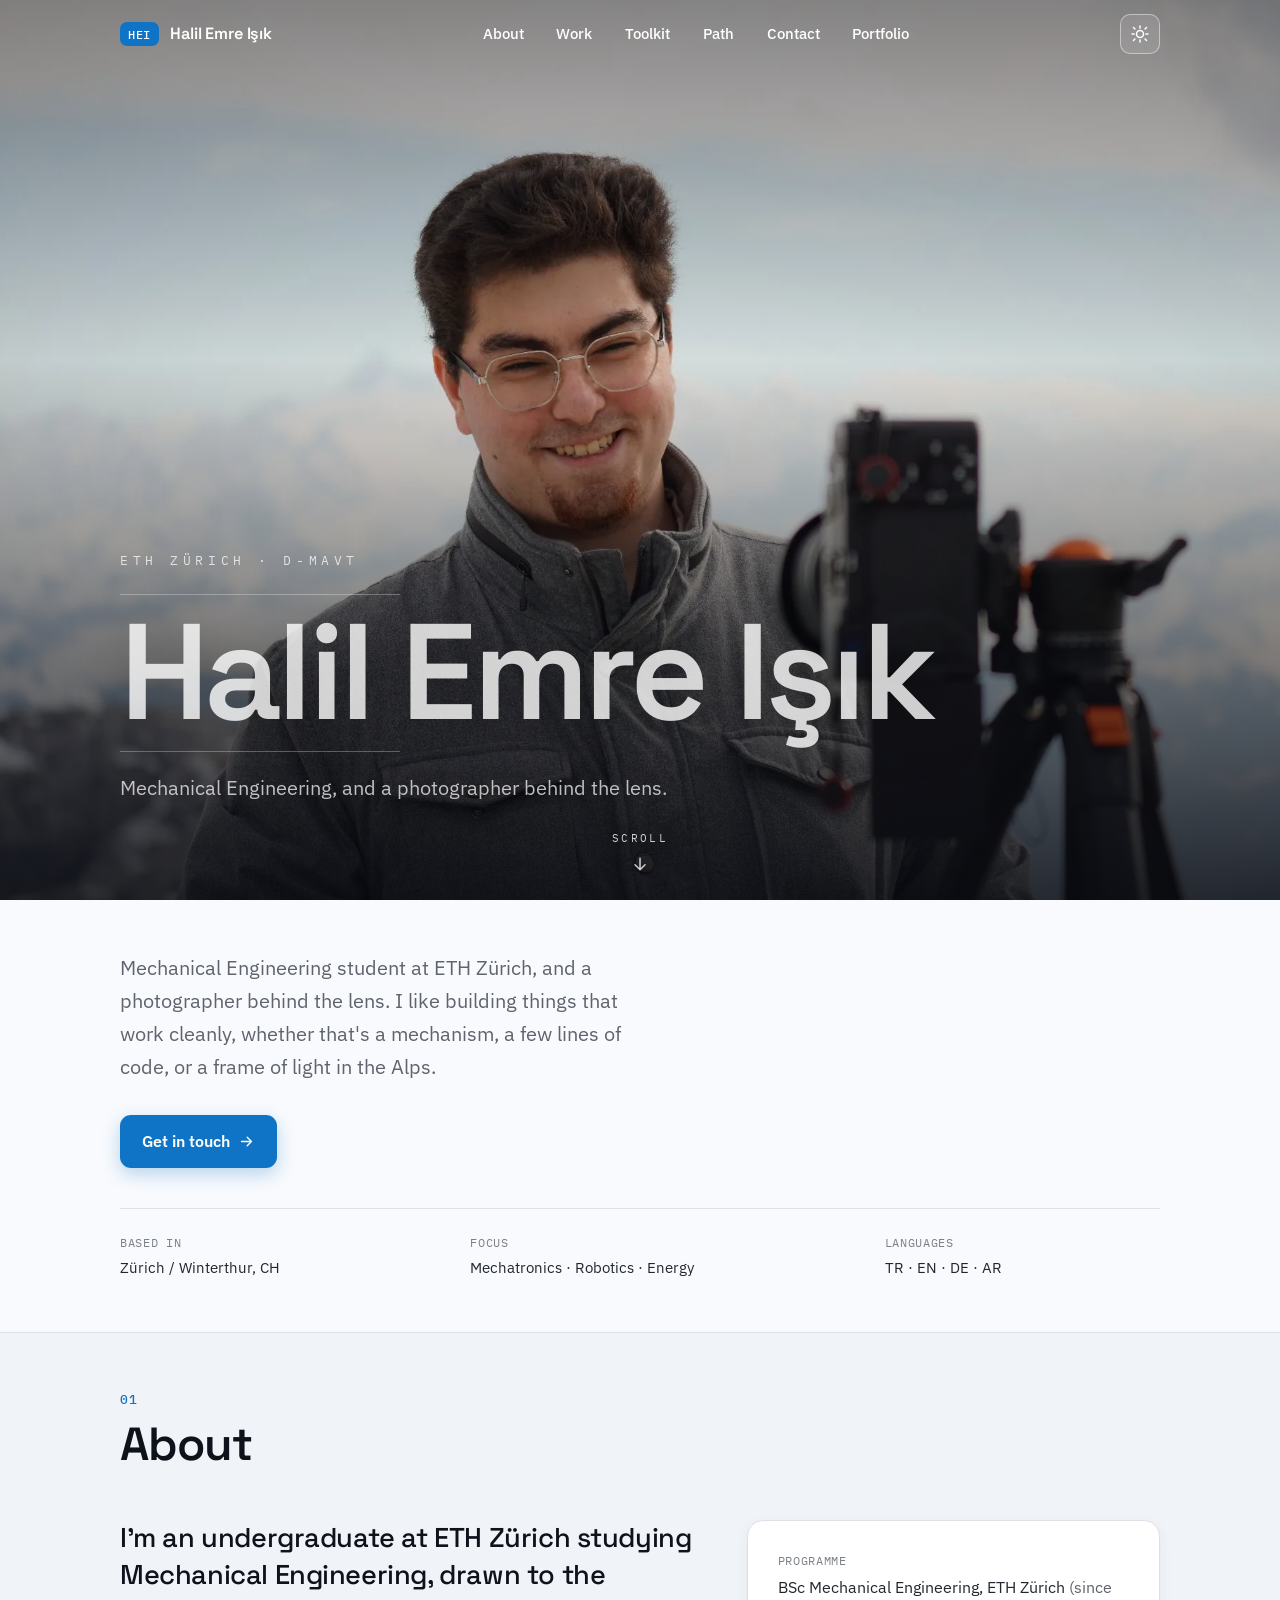
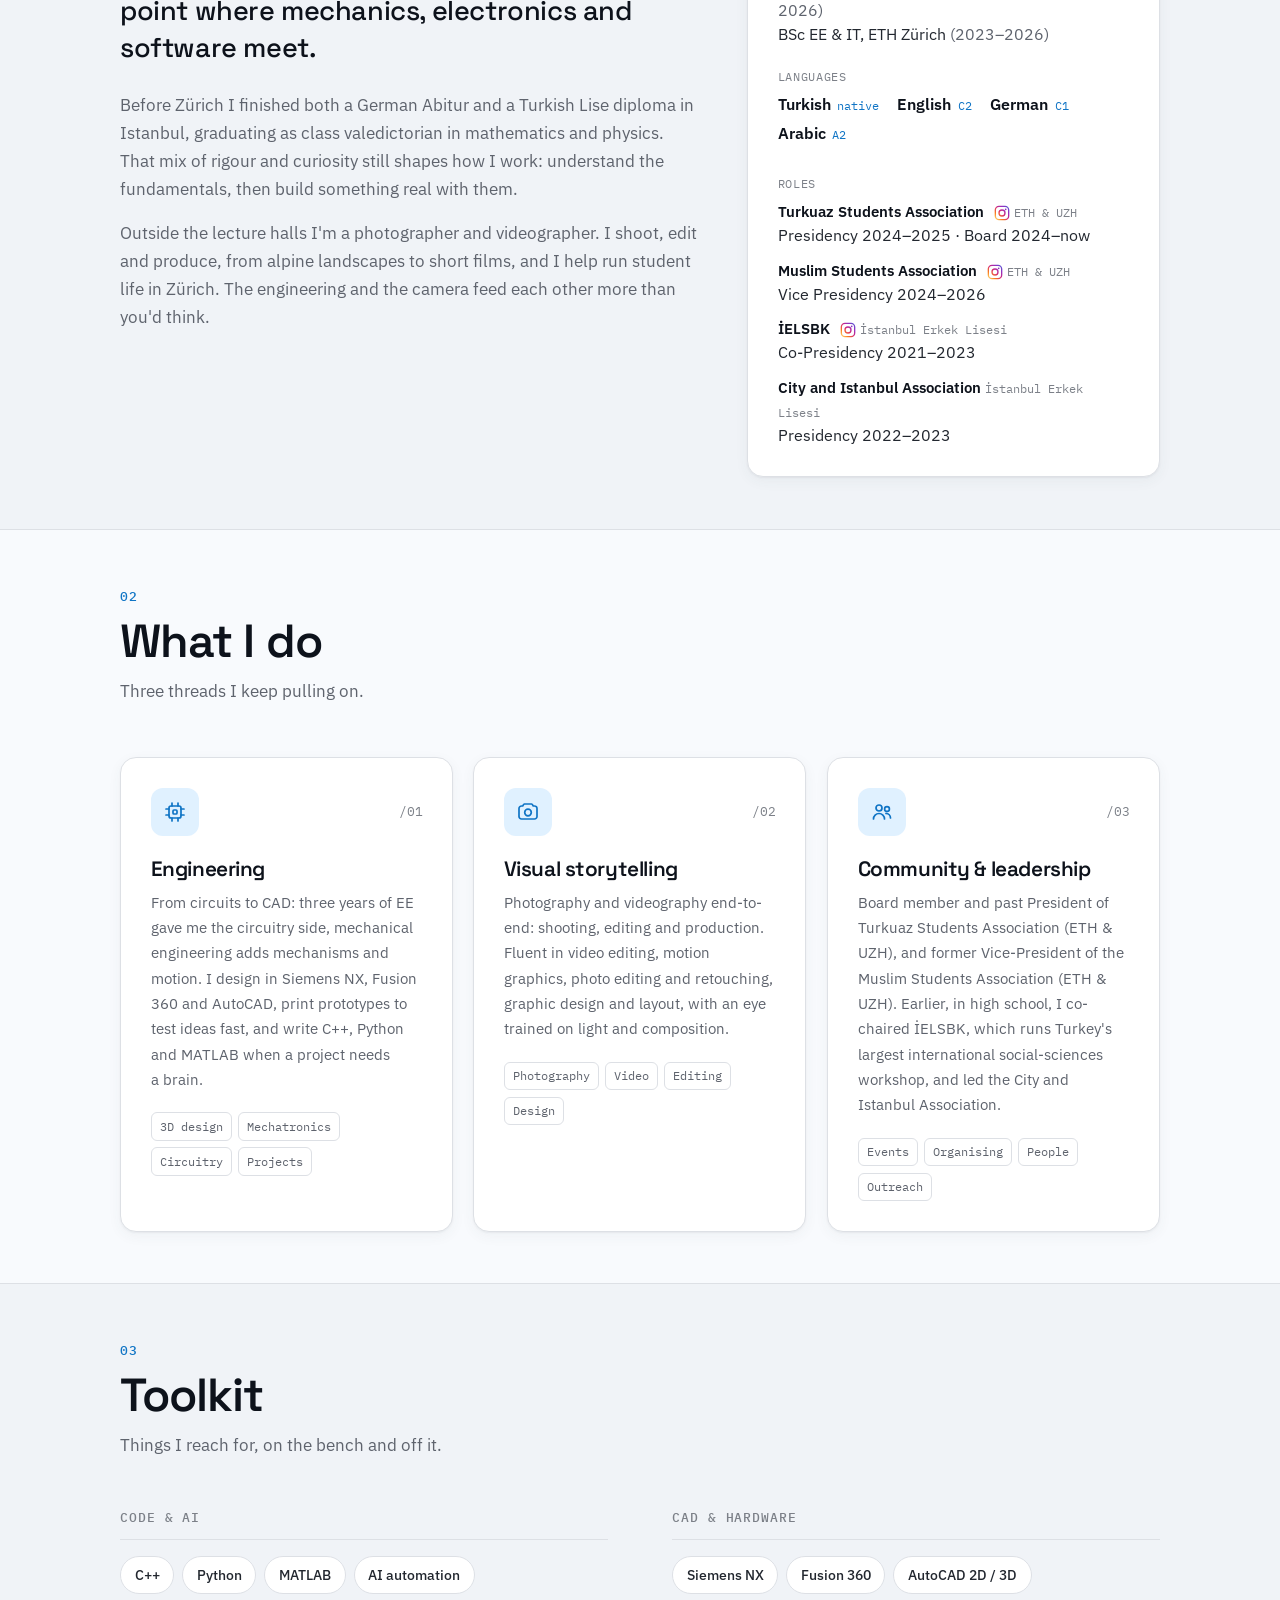
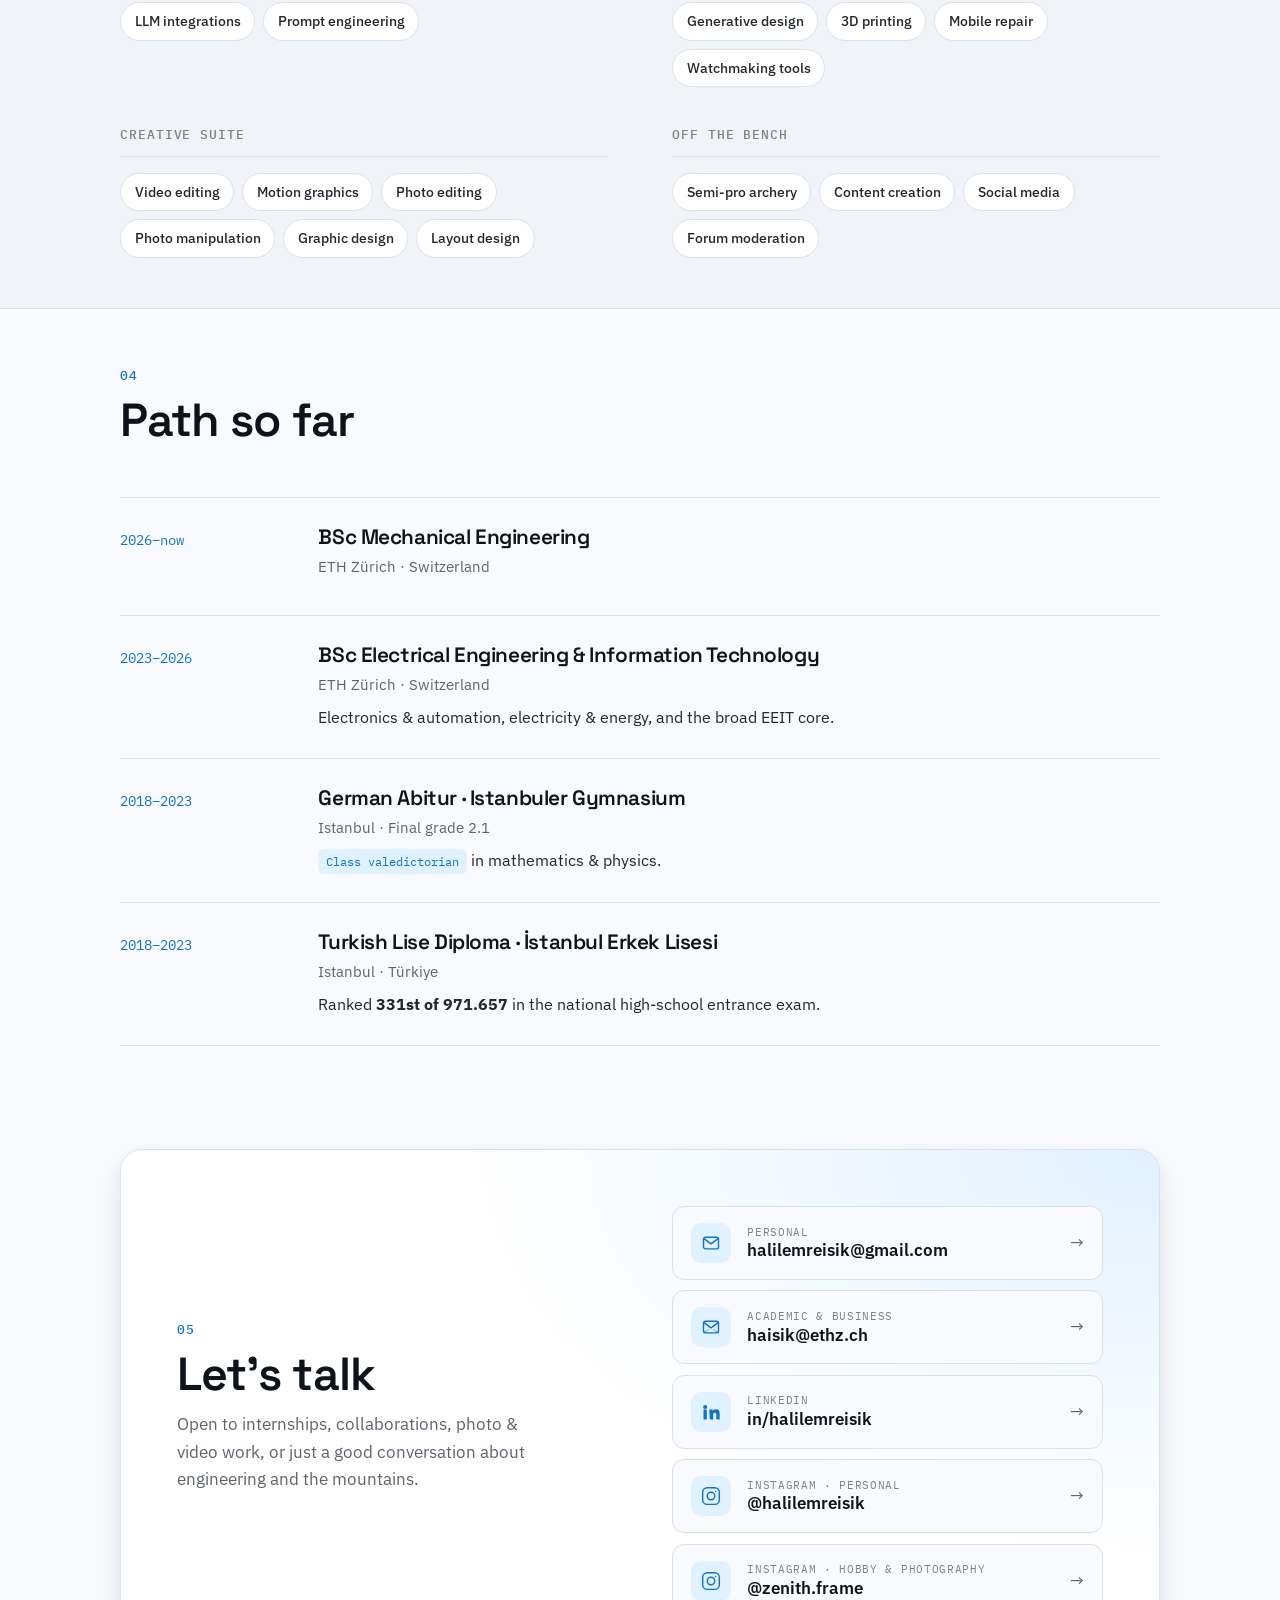
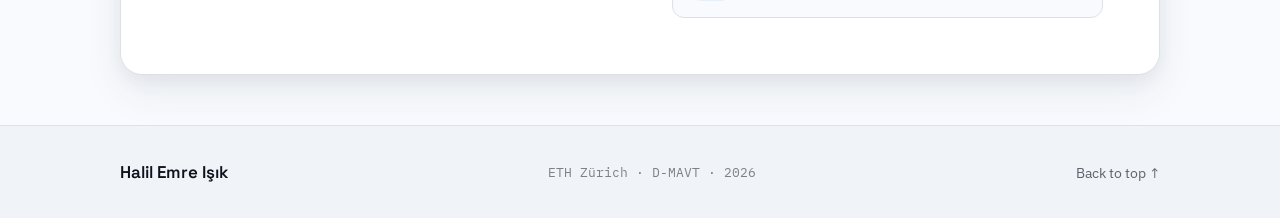
<file: eski/index.html>
<!DOCTYPE html>
<html lang="en">
<head>
  <meta charset="UTF-8" />
  <meta name="viewport" content="width=device-width, initial-scale=1.0" />
  <title>Halil Emre Işık · ETH Zürich</title>
  <meta name="description" content="Halil Emre Işık, Mechanical Engineering student at ETH Zürich, and a photographer & videographer. Projects, background, and contact." />
  <meta name="robots" content="noindex" />
  <meta name="author" content="Halil Emre Işık" />

  <!-- Open Graph (nice link previews) -->
  <meta property="og:title" content="Halil Emre Işık · ETH Zürich" />
  <meta property="og:description" content="EE & IT student at ETH Zürich. Engineer, photographer, videographer." />
  <meta property="og:type" content="website" />
  <meta property="og:image" content="../img/portrait.jpg" />

  <!-- Fonts: Space Grotesk (display) · IBM Plex Sans (body) · IBM Plex Mono (labels) -->
  <link rel="preconnect" href="https://fonts.googleapis.com" />
  <link rel="preconnect" href="https://fonts.gstatic.com" crossorigin />
  <link href="https://fonts.googleapis.com/css2?family=IBM+Plex+Mono:wght@400;500&family=IBM+Plex+Sans:wght@400;500;600&family=Space+Grotesk:wght@500;600;700&display=swap" rel="stylesheet" />

  <link rel="stylesheet" href="css/style.css" />

  <!-- Set theme BEFORE paint to avoid a flash of the wrong colour scheme. -->
  <script>
    (function () {
      try {
        var saved = localStorage.getItem('theme');
        var prefersDark = window.matchMedia('(prefers-color-scheme: dark)').matches;
        var theme = saved || (prefersDark ? 'dark' : 'light');
        document.documentElement.setAttribute('data-theme', theme);
      } catch (e) {
        document.documentElement.setAttribute('data-theme', 'light');
      }
    })();
  </script>
</head>
<body>
  <a class="skip-link" href="#main">Skip to content</a>

  <!-- ============================ HEADER / NAV ============================ -->
  <header class="site-header" id="top">
    <div class="wrap header-inner">
      <a class="brand" href="#top" aria-label="Halil Emre Işık, home">
        <span class="brand-mark" aria-hidden="true">HEI</span>
        <span class="brand-name">Halil&nbsp;Emre&nbsp;Işık</span>
      </a>

      <nav class="nav" aria-label="Primary">
        <a href="#about">About</a>
        <a href="#work">Work</a>
        <a href="#toolkit">Toolkit</a>
        <a href="#path">Path</a>
        <a href="#contact">Contact</a>
        <a href="portfolio.html">Portfolio</a>
      </nav>

      <div class="header-actions">
        <button id="theme-toggle" class="icon-btn" type="button" aria-label="Switch colour theme" aria-pressed="false">
          <!-- Sun / moon icons; CSS shows the right one per theme -->
          <svg class="icon icon-sun" viewBox="0 0 24 24" width="20" height="20" fill="none" stroke="currentColor" stroke-width="1.8" stroke-linecap="round" aria-hidden="true">
            <circle cx="12" cy="12" r="4.2" />
            <path d="M12 2.5v2.4M12 19.1v2.4M4.2 4.2l1.7 1.7M18.1 18.1l1.7 1.7M2.5 12h2.4M19.1 12h2.4M4.2 19.8l1.7-1.7M18.1 5.9l1.7-1.7" />
          </svg>
          <svg class="icon icon-moon" viewBox="0 0 24 24" width="20" height="20" fill="none" stroke="currentColor" stroke-width="1.8" stroke-linecap="round" stroke-linejoin="round" aria-hidden="true">
            <path d="M20.5 14.2A8.2 8.2 0 1 1 9.8 3.5a6.4 6.4 0 0 0 10.7 10.7z" />
          </svg>
        </button>

        <button id="nav-toggle" class="icon-btn nav-toggle" type="button" aria-label="Open menu" aria-expanded="false" aria-controls="mobile-nav">
          <svg viewBox="0 0 24 24" width="22" height="22" fill="none" stroke="currentColor" stroke-width="1.8" stroke-linecap="round" aria-hidden="true">
            <path d="M3.5 6.5h17M3.5 12h17M3.5 17.5h17" />
          </svg>
        </button>
      </div>
    </div>

    <!-- Mobile dropdown nav -->
    <nav id="mobile-nav" class="mobile-nav" aria-label="Mobile" hidden>
      <a href="#about">About</a>
      <a href="#work">Work</a>
      <a href="#toolkit">Toolkit</a>
      <a href="#path">Path</a>
      <a href="#contact">Contact</a>
      <a href="portfolio.html">Portfolio</a>
    </nav>
  </header>

  <main id="main">

    <!-- ============================ HERO COVER ============================ -->
    <!-- Full-screen photo. Clean white name on top; scroll to reveal the rest. -->
    <section class="hero-cover" id="home" aria-labelledby="cover-title">
      <div class="hero-letterbox hero-letterbox--top" aria-hidden="true"></div>
      <div class="hero-letterbox hero-letterbox--bot" aria-hidden="true"></div>
      <img class="hero-cover__img" src="../img/hero.webp" width="2000" height="1333"
           alt="Halil Emre Işık beside a camera on a tripod, snow-capped Swiss Alps behind him." />
      <div class="hero-cover__scrim" aria-hidden="true"></div>
      <div class="hero-cover__inner wrap">
        <p class="hero-cover__kicker">ETH Zürich · D-MAVT</p>
        <div class="hero-cover__title-wrap">
          <span class="hero-scope-line" aria-hidden="true"></span>
          <h1 id="cover-title" class="hero-cover__title">Halil&nbsp;Emre&nbsp;Işık</h1>
          <span class="hero-scope-line" aria-hidden="true"></span>
        </div>
        <p class="hero-cover__tag">
          Mechanical&nbsp;Engineering, and a photographer behind the lens.
        </p>
      </div>
      <a class="hero-cover__scroll" href="#intro" aria-label="Scroll to content">
        <span>Scroll</span>
        <svg viewBox="0 0 24 24" width="20" height="20" fill="none" stroke="currentColor" stroke-width="1.8" stroke-linecap="round" stroke-linejoin="round" aria-hidden="true"><path d="M12 5v14M6 13l6 6 6-6" /></svg>
      </a>
    </section>

    <!-- =============================== INTRO =============================== -->
    <section class="section intro" id="intro" aria-label="Introduction">
      <div class="wrap intro-grid">
        <p class="lede reveal">
          Mechanical&nbsp;Engineering student at
          ETH&nbsp;Zürich, and a photographer behind the lens. I like building things
          that work cleanly, whether that's a mechanism, a few lines of code, or a frame
          of light in the Alps.
        </p>

        <div class="hero-actions reveal">
          <a class="btn btn-primary" href="#contact">
            Get in touch
            <svg viewBox="0 0 24 24" width="17" height="17" fill="none" stroke="currentColor" stroke-width="2" stroke-linecap="round" stroke-linejoin="round" aria-hidden="true"><path d="M5 12h14M13 6l6 6-6 6" /></svg>
          </a>
        </div>

        <ul class="hero-meta reveal">
          <li><span class="meta-k">Based in</span> Zürich&nbsp;/&nbsp;Winterthur, CH</li>
          <li><span class="meta-k">Focus</span> Mechatronics · Robotics · Energy</li>
          <li><span class="meta-k">Languages</span> TR · EN · DE · AR</li>
        </ul>
      </div>
    </section>

    <!-- ================================ ABOUT =============================== -->
    <section class="section section--alt" id="about" aria-labelledby="about-title">
      <div class="wrap">
        <header class="section-head reveal">
          <span class="section-no">01</span>
          <h2 id="about-title" class="section-title">About</h2>
        </header>

        <div class="about-grid">
          <div class="about-text reveal">
            <p class="big">
              I'm an undergraduate at ETH&nbsp;Zürich studying Mechanical Engineering, drawn to the point where mechanics,
              electronics and software meet.
            </p>
            <p>
              Before Zürich I finished both a German Abitur and a Turkish Lise diploma in
              Istanbul, graduating as class valedictorian in mathematics and physics. That mix
              of rigour and curiosity still shapes how I work: understand the fundamentals,
              then build something real with them.
            </p>
            <p>
              Outside the lecture halls I'm a photographer and videographer. I shoot, edit and
              produce, from alpine landscapes to short films, and I help run student life in
              Zürich. The engineering and the camera feed each other more than you'd think.
            </p>
          </div>

          <aside class="about-aside reveal" aria-label="Quick facts">
            <dl class="facts">
              <div class="fact">
                <dt>Programme</dt>
                <dd>BSc Mechanical Engineering, ETH Zürich <span class="muted">(since 2026)</span><br>BSc EE &amp; IT, ETH Zürich <span class="muted">(2023–2026)</span></dd>
              </div>
              <div class="fact">
                <dt>Languages</dt>
                <dd>
                  <span class="lang"><b>Turkish</b> <i>native</i></span>
                  <span class="lang"><b>English</b> <i>C2</i></span>
                  <span class="lang"><b>German</b> <i>C1</i></span>
                  <span class="lang"><b>Arabic</b> <i>A2</i></span>
                </dd>
              </div>
              <div class="fact">
                <dt>Roles</dt>
                <dd>
                  <span class="role-item"><b>Turkuaz Students Association</b> <a class="role-ig" href="https://www.instagram.com/turkuazstudents/" target="_blank" rel="noopener" aria-label="Turkuaz on Instagram"><svg viewBox="0 0 24 24" width="16" height="16" fill="none" aria-hidden="true"><defs><linearGradient id="ig-1" x1="2" y1="22" x2="22" y2="2" gradientUnits="userSpaceOnUse"><stop offset="0" stop-color="#FEDA75"/><stop offset="0.25" stop-color="#FA7E1E"/><stop offset="0.5" stop-color="#D62976"/><stop offset="0.75" stop-color="#962FBF"/><stop offset="1" stop-color="#4F5BD5"/></linearGradient></defs><rect x="2" y="2" width="20" height="20" rx="5.5" stroke="url(#ig-1)" stroke-width="2"/><circle cx="12" cy="12" r="4.5" stroke="url(#ig-1)" stroke-width="2"/><circle cx="17.5" cy="6.5" r="1.3" fill="url(#ig-1)"/></svg></a> <i>ETH &amp; UZH</i><br>Presidency 2024–2025 · Board 2024–now</span>
                  <span class="role-item"><b>Muslim Students Association</b> <a class="role-ig" href="https://www.instagram.com/msazurich/" target="_blank" rel="noopener" aria-label="Muslim Students Association on Instagram"><svg viewBox="0 0 24 24" width="16" height="16" fill="none" aria-hidden="true"><defs><linearGradient id="ig-2" x1="2" y1="22" x2="22" y2="2" gradientUnits="userSpaceOnUse"><stop offset="0" stop-color="#FEDA75"/><stop offset="0.25" stop-color="#FA7E1E"/><stop offset="0.5" stop-color="#D62976"/><stop offset="0.75" stop-color="#962FBF"/><stop offset="1" stop-color="#4F5BD5"/></linearGradient></defs><rect x="2" y="2" width="20" height="20" rx="5.5" stroke="url(#ig-2)" stroke-width="2"/><circle cx="12" cy="12" r="4.5" stroke="url(#ig-2)" stroke-width="2"/><circle cx="17.5" cy="6.5" r="1.3" fill="url(#ig-2)"/></svg></a> <i>ETH &amp; UZH</i><br>Vice Presidency 2024–2026</span>
                  <span class="role-item"><b>İELSBK</b> <a class="role-ig" href="https://www.instagram.com/ielsbk/" target="_blank" rel="noopener" aria-label="İELSBK on Instagram"><svg viewBox="0 0 24 24" width="16" height="16" fill="none" aria-hidden="true"><defs><linearGradient id="ig-3" x1="2" y1="22" x2="22" y2="2" gradientUnits="userSpaceOnUse"><stop offset="0" stop-color="#FEDA75"/><stop offset="0.25" stop-color="#FA7E1E"/><stop offset="0.5" stop-color="#D62976"/><stop offset="0.75" stop-color="#962FBF"/><stop offset="1" stop-color="#4F5BD5"/></linearGradient></defs><rect x="2" y="2" width="20" height="20" rx="5.5" stroke="url(#ig-3)" stroke-width="2"/><circle cx="12" cy="12" r="4.5" stroke="url(#ig-3)" stroke-width="2"/><circle cx="17.5" cy="6.5" r="1.3" fill="url(#ig-3)"/></svg></a> <i>İstanbul Erkek Lisesi</i><br>Co-Presidency 2021–2023</span>
                  <span class="role-item"><b>City and Istanbul Association</b> <i>İstanbul Erkek Lisesi</i><br>Presidency 2022–2023</span>
                </dd>
              </div>
            </dl>
          </aside>
        </div>
      </div>
    </section>

    <!-- ================================ WORK =============================== -->
    <section class="section" id="work" aria-labelledby="work-title">
      <div class="wrap">
        <header class="section-head reveal">
          <span class="section-no">02</span>
          <h2 id="work-title" class="section-title">What I do</h2>
          <p class="section-sub">Three threads I keep pulling on.</p>
        </header>

        <div class="cards">
          <article class="card reveal">
            <div class="card-top">
              <span class="card-icon" aria-hidden="true">
                <svg viewBox="0 0 24 24" width="24" height="24" fill="none" stroke="currentColor" stroke-width="1.7" stroke-linecap="round" stroke-linejoin="round"><path d="M9 3v3M15 3v3M9 18v3M15 18v3M3 9h3M3 15h3M18 9h3M18 15h3"/><rect x="6" y="6" width="12" height="12" rx="2"/><rect x="10" y="10" width="4" height="4" rx="1"/></svg>
              </span>
              <span class="card-no">/01</span>
            </div>
            <h3>Engineering</h3>
            <p>
              From circuits to CAD: three years of EE gave me the circuitry side, mechanical
              engineering adds mechanisms and motion. I design in Siemens NX, Fusion 360 and
              AutoCAD, print prototypes to test ideas fast, and write C++, Python and MATLAB
              when a project needs a brain.
            </p>
            <ul class="tag-row">
              <li>3D design</li><li>Mechatronics</li><li>Circuitry</li><li>Projects</li>
            </ul>
          </article>

          <article class="card reveal">
            <div class="card-top">
              <span class="card-icon" aria-hidden="true">
                <svg viewBox="0 0 24 24" width="24" height="24" fill="none" stroke="currentColor" stroke-width="1.7" stroke-linecap="round" stroke-linejoin="round"><path d="M3 8.5A2.5 2.5 0 0 1 5.5 6h1.2l1-1.6A1 1 0 0 1 8.6 4h6.8a1 1 0 0 1 .85.4l1 1.6h1.2A2.5 2.5 0 0 1 21 8.5v8A2.5 2.5 0 0 1 18.5 19h-13A2.5 2.5 0 0 1 3 16.5z"/><circle cx="12" cy="12.5" r="3.3"/></svg>
              </span>
              <span class="card-no">/02</span>
            </div>
            <h3>Visual storytelling</h3>
            <p>
              Photography and videography end-to-end: shooting, editing and production. Fluent
              in video editing, motion graphics, photo editing and retouching, graphic design
              and layout, with an eye trained on light and composition.
            </p>
            <ul class="tag-row">
              <li>Photography</li><li>Video</li><li>Editing</li><li>Design</li>
            </ul>
          </article>

          <article class="card reveal">
            <div class="card-top">
              <span class="card-icon" aria-hidden="true">
                <svg viewBox="0 0 24 24" width="24" height="24" fill="none" stroke="currentColor" stroke-width="1.7" stroke-linecap="round" stroke-linejoin="round"><circle cx="9" cy="8" r="3"/><path d="M3.5 19a5.5 5.5 0 0 1 11 0"/><circle cx="17" cy="9" r="2.4"/><path d="M16 13.4a4.6 4.6 0 0 1 4.5 4.6"/></svg>
              </span>
              <span class="card-no">/03</span>
            </div>
            <h3>Community &amp; leadership</h3>
            <p>
              Board member and past President of Turkuaz Students Association (ETH &amp; UZH),
              and former Vice-President of the Muslim Students Association (ETH &amp; UZH).
              Earlier, in high school, I co-chaired İELSBK, which runs Turkey's largest
              international social-sciences workshop, and led the City and Istanbul Association.
            </p>
            <ul class="tag-row">
              <li>Events</li><li>Organising</li><li>People</li><li>Outreach</li>
            </ul>
          </article>
        </div>
      </div>
    </section>

    <!-- =============================== TOOLKIT ============================= -->
    <section class="section section--alt" id="toolkit" aria-labelledby="toolkit-title">
      <div class="wrap">
        <header class="section-head reveal">
          <span class="section-no">03</span>
          <h2 id="toolkit-title" class="section-title">Toolkit</h2>
          <p class="section-sub">Things I reach for, on the bench and off it.</p>
        </header>

        <div class="toolkit-grid">
          <div class="tool-group reveal">
            <h3>Code &amp; AI</h3>
            <ul class="chips">
              <li>C++</li><li>Python</li><li>MATLAB</li><li>AI automation</li><li>LLM integrations</li><li>Prompt engineering</li>
            </ul>
          </div>
          <div class="tool-group reveal">
            <h3>CAD &amp; hardware</h3>
            <ul class="chips">
              <li>Siemens NX</li><li>Fusion 360</li><li>AutoCAD 2D / 3D</li><li>Generative design</li><li>3D printing</li><li>Mobile repair</li><li>Watchmaking tools</li>
            </ul>
          </div>
          <div class="tool-group reveal">
            <h3>Creative suite</h3>
            <ul class="chips">
              <li>Video editing</li><li>Motion graphics</li><li>Photo editing</li><li>Photo manipulation</li><li>Graphic design</li><li>Layout design</li>
            </ul>
          </div>
          <div class="tool-group reveal">
            <h3>Off the bench</h3>
            <ul class="chips">
              <li>Semi-pro archery</li><li>Content creation</li><li>Social media</li><li>Forum moderation</li>
            </ul>
          </div>
        </div>
      </div>
    </section>

    <!-- ================================ PATH =============================== -->
    <section class="section" id="path" aria-labelledby="path-title">
      <div class="wrap">
        <header class="section-head reveal">
          <span class="section-no">04</span>
          <h2 id="path-title" class="section-title">Path so far</h2>
        </header>

        <ol class="timeline">
          <li class="t-item reveal">
            <div class="t-when">2026–now</div>
            <div class="t-body">
              <h3>BSc Mechanical Engineering</h3>
              <p class="t-place">ETH Zürich · Switzerland</p>
            </div>
          </li>
          <li class="t-item reveal">
            <div class="t-when">2023–2026</div>
            <div class="t-body">
              <h3>BSc Electrical Engineering &amp; Information Technology</h3>
              <p class="t-place">ETH Zürich · Switzerland</p>
              <p class="t-note">Electronics &amp; automation, electricity &amp; energy, and the broad EEIT core.</p>
            </div>
          </li>
          <li class="t-item reveal">
            <div class="t-when">2018–2023</div>
            <div class="t-body">
              <h3>German Abitur · Istanbuler Gymnasium</h3>
              <p class="t-place">Istanbul · Final grade 2.1</p>
              <p class="t-note"><span class="badge">Class valedictorian</span> in mathematics &amp; physics.</p>
            </div>
          </li>
          <li class="t-item reveal">
            <div class="t-when">2018–2023</div>
            <div class="t-body">
              <h3>Turkish Lise Diploma · İstanbul Erkek Lisesi</h3>
              <p class="t-place">Istanbul · Türkiye</p>
              <p class="t-note">Ranked <strong>331st of 971.657</strong> in the national high-school entrance exam.</p>
            </div>
          </li>
        </ol>
      </div>
    </section>

    <!-- =============================== CONTACT ============================= -->
    <section class="section section--contact" id="contact" aria-labelledby="contact-title">
      <div class="wrap">
        <div class="contact-card reveal">
          <div class="contact-lead">
            <span class="section-no">05</span>
            <h2 id="contact-title" class="section-title">Let's talk</h2>
            <p class="section-sub">
              Open to internships, collaborations, photo &amp; video work, or just a good
              conversation about engineering and the mountains.
            </p>
          </div>

          <ul class="contact-links">
            <li>
              <a href="mailto:halilemreisik@gmail.com">
                <span class="cl-icon" aria-hidden="true">
                  <svg viewBox="0 0 24 24" width="20" height="20" fill="none" stroke="currentColor" stroke-width="1.7" stroke-linecap="round" stroke-linejoin="round"><rect x="3" y="5" width="18" height="14" rx="2.5"/><path d="M4 7l8 6 8-6"/></svg>
                </span>
                <span class="cl-text"><span class="cl-k">Personal</span><span class="cl-v">halilemreisik@gmail.com</span></span>
                <span class="cl-arrow" aria-hidden="true">→</span>
              </a>
            </li>
            <li>
              <a href="mailto:haisik@ethz.ch">
                <span class="cl-icon" aria-hidden="true">
                  <svg viewBox="0 0 24 24" width="20" height="20" fill="none" stroke="currentColor" stroke-width="1.7" stroke-linecap="round" stroke-linejoin="round"><rect x="3" y="5" width="18" height="14" rx="2.5"/><path d="M4 7l8 6 8-6"/><path d="M3 19l6-4M21 19l-6-4" opacity="0.4"/></svg>
                </span>
                <span class="cl-text"><span class="cl-k">Academic &amp; Business</span><span class="cl-v">haisik@ethz.ch</span></span>
                <span class="cl-arrow" aria-hidden="true">→</span>
              </a>
            </li>
            <li>
              <a href="https://www.linkedin.com/in/halilemreisik/" target="_blank" rel="noopener">
                <span class="cl-icon" aria-hidden="true">
                  <svg viewBox="0 0 24 24" width="20" height="20" fill="currentColor"><path d="M4.98 3.5A2.5 2.5 0 1 0 5 8.5a2.5 2.5 0 0 0-.02-5zM3 9h4v12H3zM10 9h3.8v1.7h.05c.53-.95 1.83-1.95 3.77-1.95 4.03 0 4.78 2.5 4.78 5.75V21h-4v-5.3c0-1.27-.02-2.9-1.77-2.9-1.77 0-2.04 1.38-2.04 2.8V21h-4z"/></svg>
                </span>
                <span class="cl-text"><span class="cl-k">LinkedIn</span><span class="cl-v">in/halilemreisik</span></span>
                <span class="cl-arrow" aria-hidden="true">→</span>
              </a>
            </li>
            <li>
              <a href="https://www.instagram.com/halilemreisik/" target="_blank" rel="noopener">
                <span class="cl-icon" aria-hidden="true">
                  <svg viewBox="0 0 24 24" width="20" height="20" fill="none" stroke="currentColor" stroke-width="1.7" stroke-linecap="round" stroke-linejoin="round"><rect x="2" y="2" width="20" height="20" rx="5.5"/><circle cx="12" cy="12" r="4.5"/><circle cx="17.5" cy="6.5" r="0.8" fill="currentColor" stroke="none"/></svg>
                </span>
                <span class="cl-text"><span class="cl-k">Instagram · Personal</span><span class="cl-v">@halilemreisik</span></span>
                <span class="cl-arrow" aria-hidden="true">→</span>
              </a>
            </li>
            <li>
              <a href="https://www.instagram.com/zenith.frame/" target="_blank" rel="noopener">
                <span class="cl-icon" aria-hidden="true">
                  <svg viewBox="0 0 24 24" width="20" height="20" fill="none" stroke="currentColor" stroke-width="1.7" stroke-linecap="round" stroke-linejoin="round"><rect x="2" y="2" width="20" height="20" rx="5.5"/><circle cx="12" cy="12" r="4.5"/><circle cx="17.5" cy="6.5" r="0.8" fill="currentColor" stroke="none"/></svg>
                </span>
                <span class="cl-text"><span class="cl-k">Instagram · Hobby &amp; Photography</span><span class="cl-v">@zenith.frame</span></span>
                <span class="cl-arrow" aria-hidden="true">→</span>
              </a>
            </li>
          </ul>
        </div>
      </div>
    </section>
  </main>

  <!-- =============================== FOOTER ============================== -->
  <footer class="site-footer">
    <div class="wrap footer-inner">
      <span class="foot-brand">Halil Emre Işık</span>
      <span class="foot-meta">ETH Zürich · D-MAVT · <span id="year">2026</span></span>
      <a class="foot-top" href="#top">Back to top ↑</a>
    </div>
  </footer>

  <script src="js/main.js"></script>
</body>
</html>
</file>
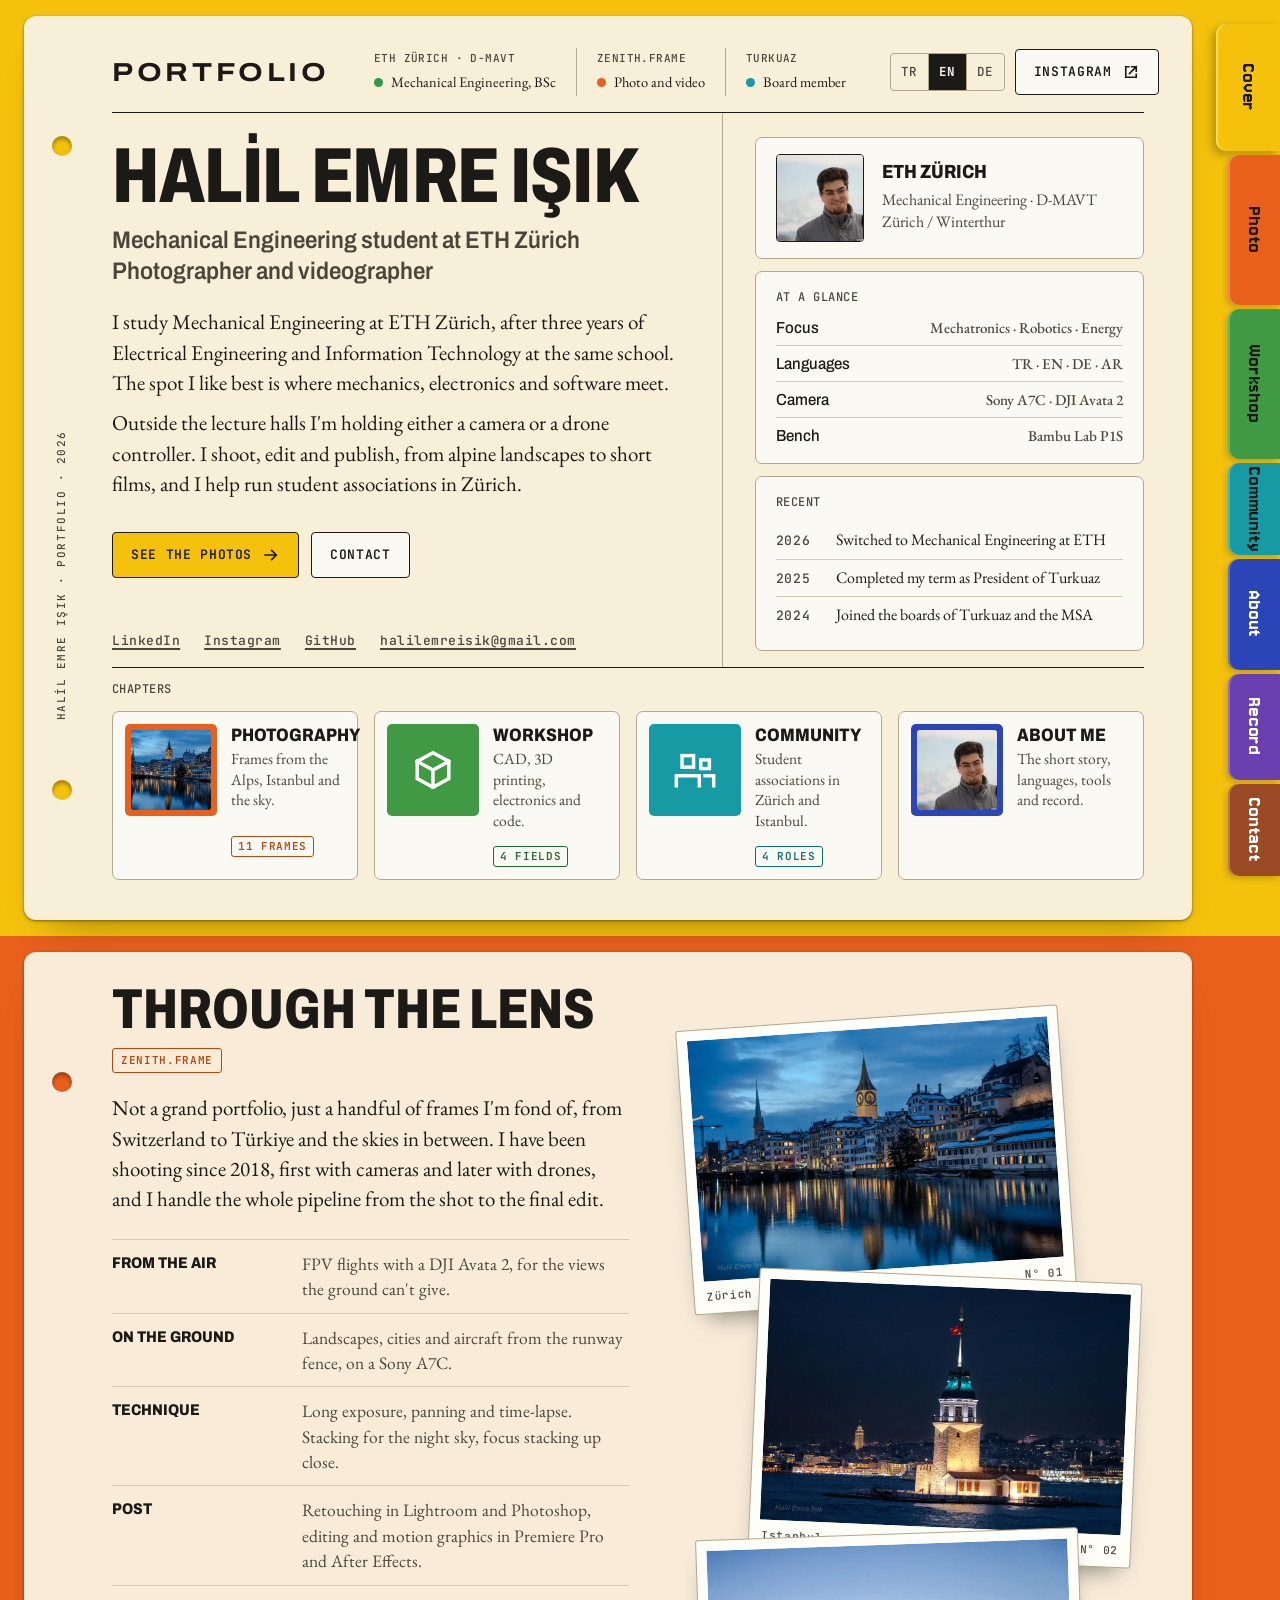
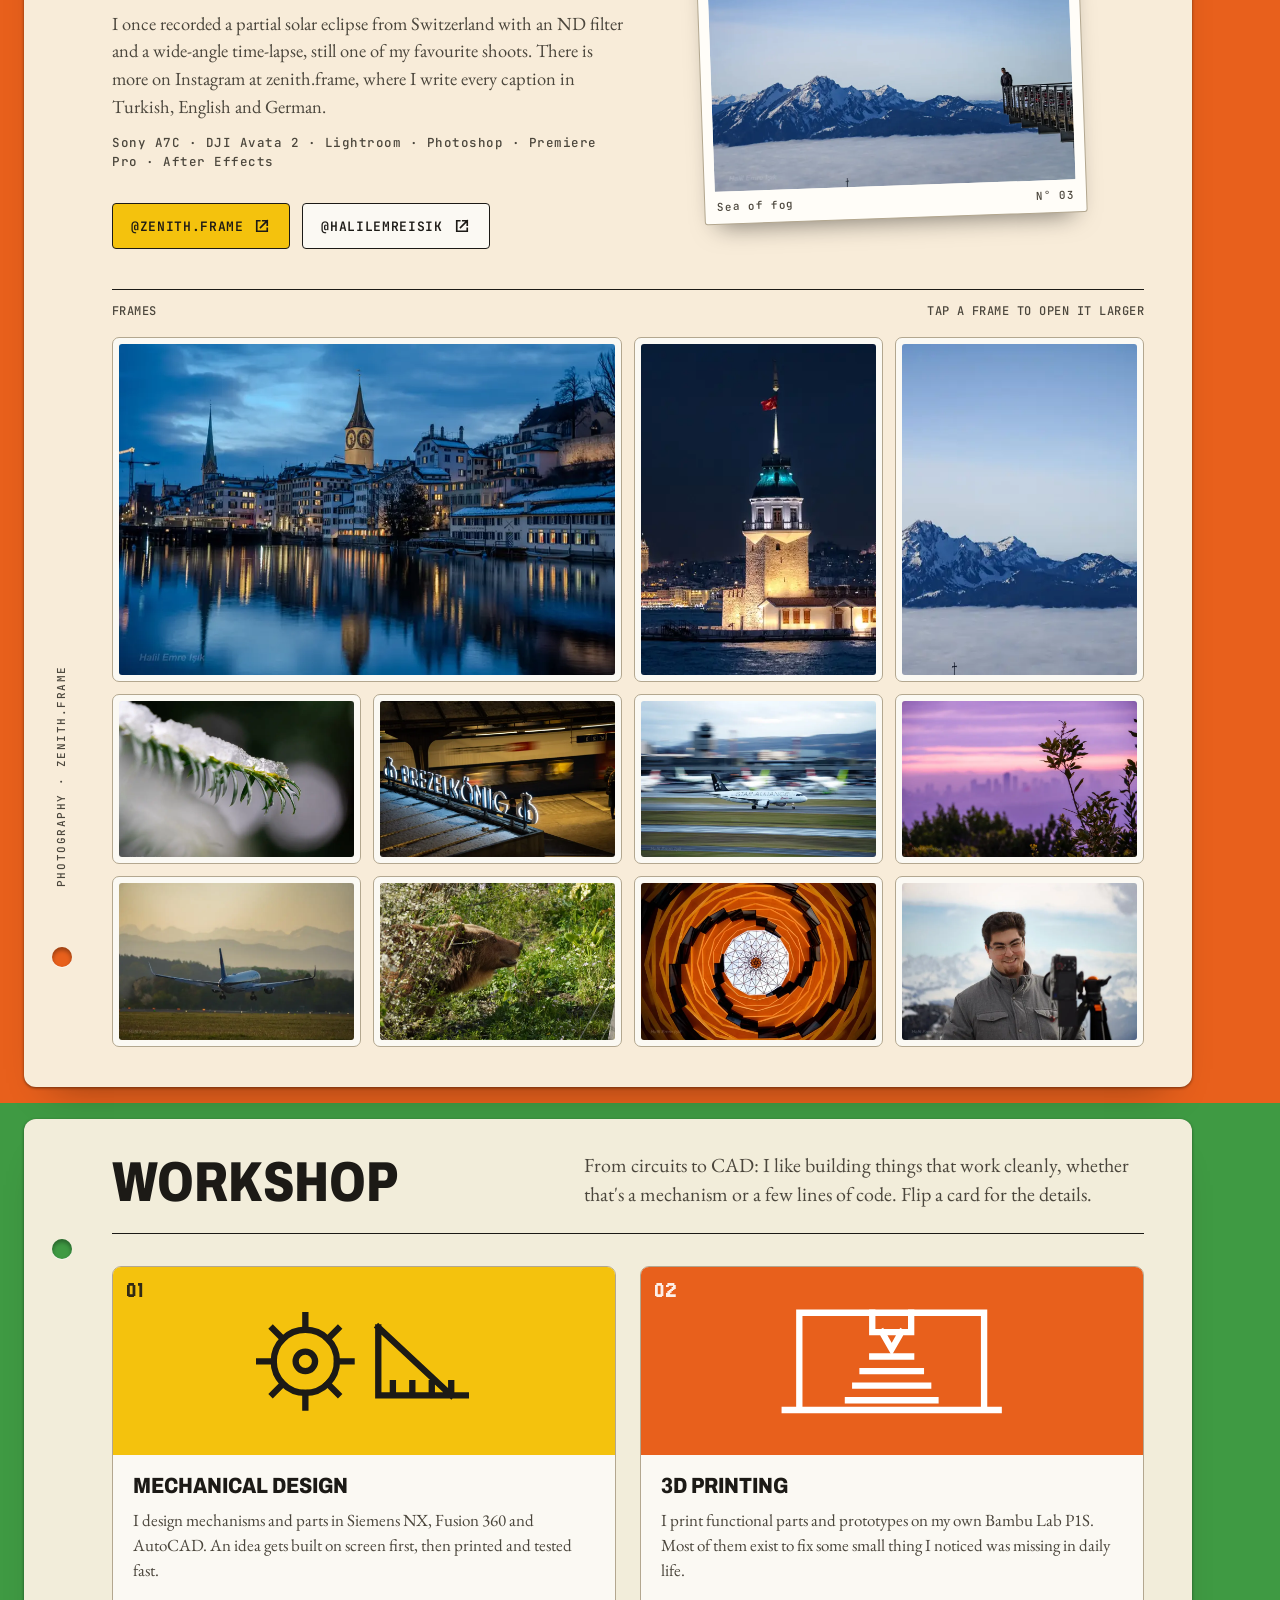
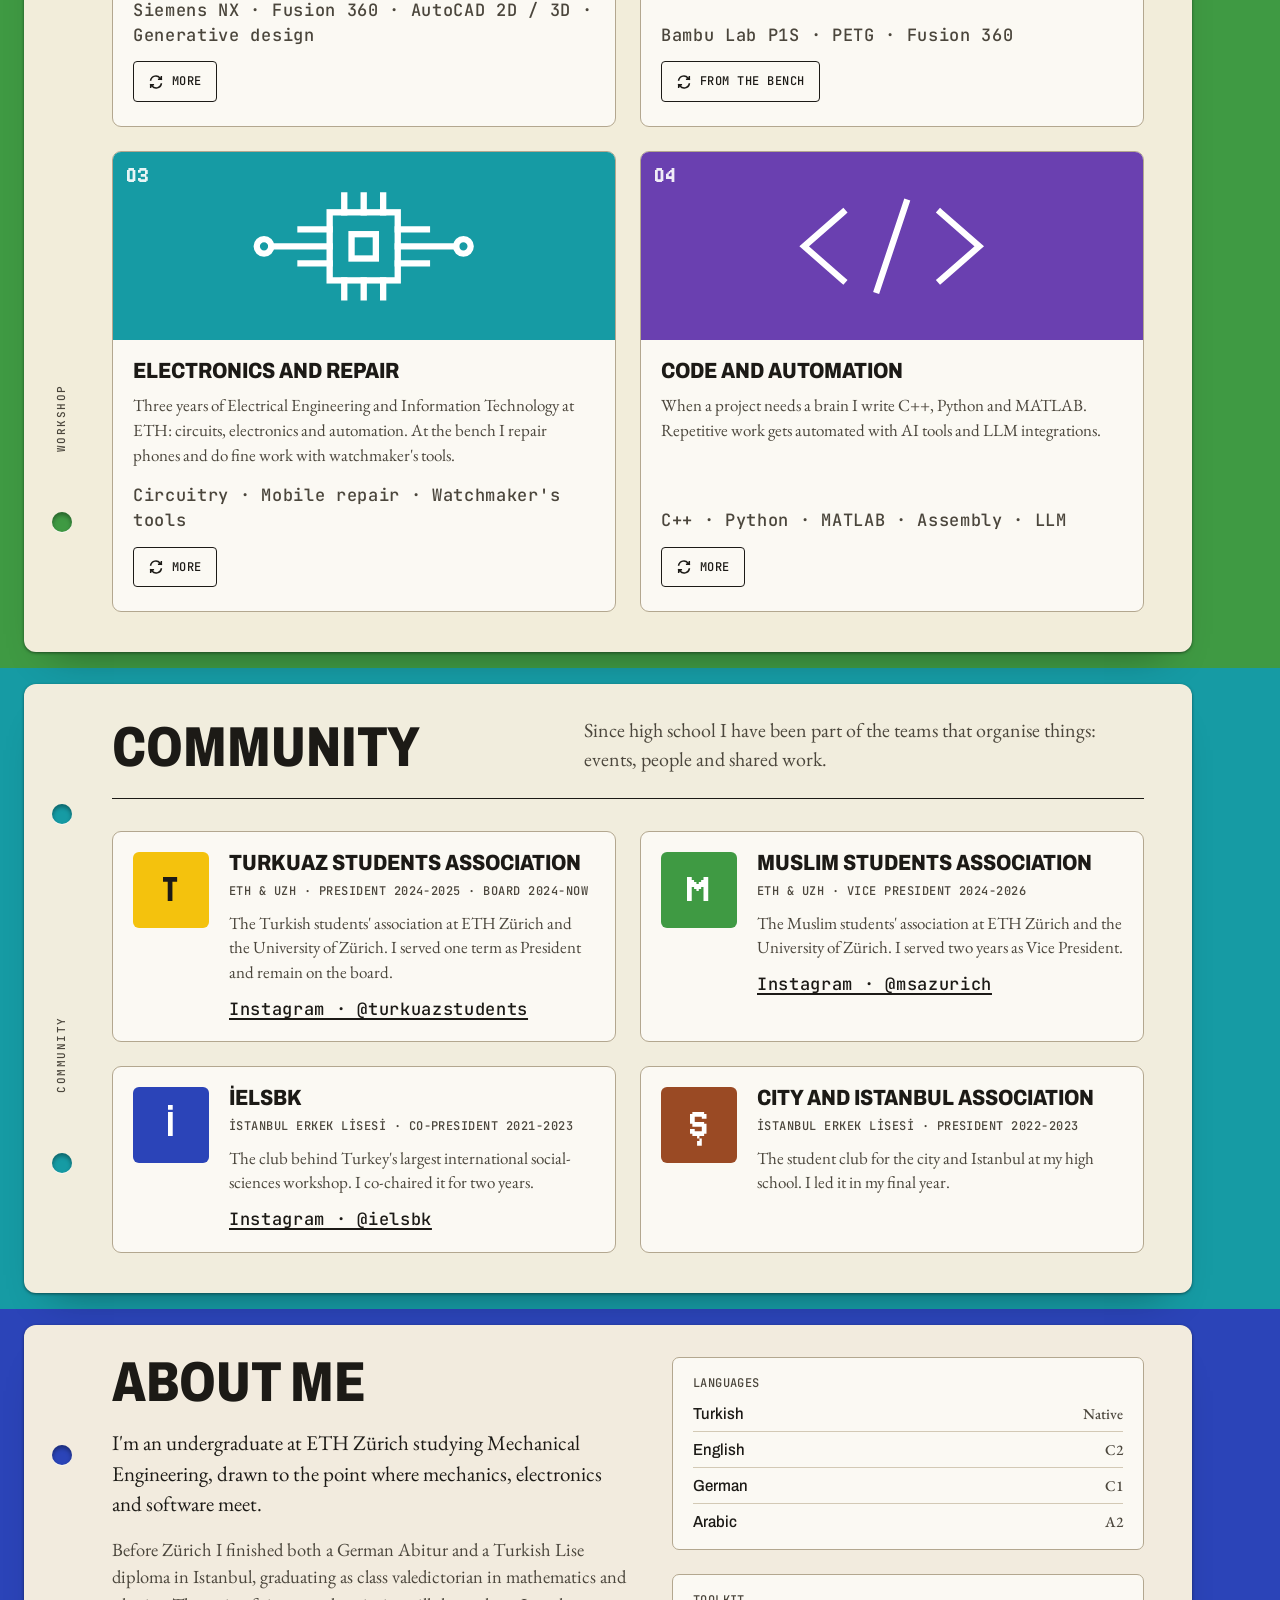
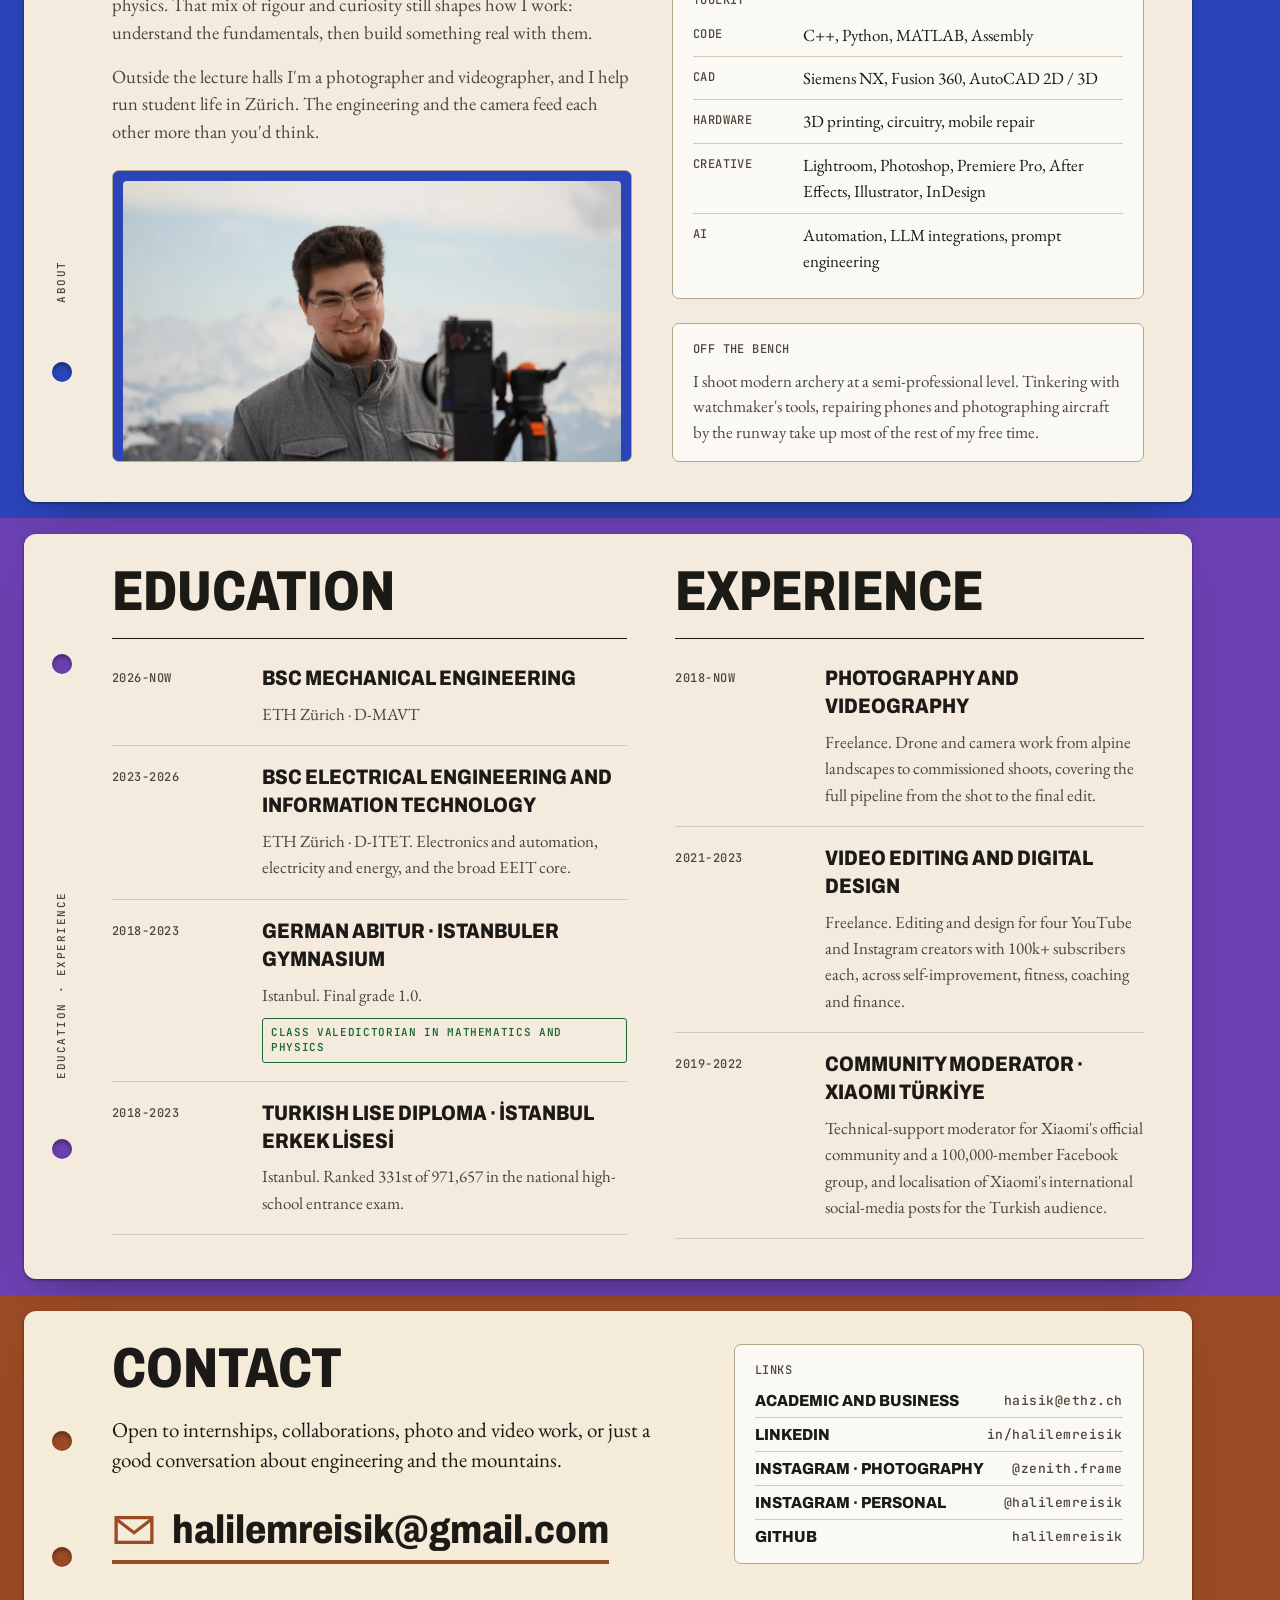
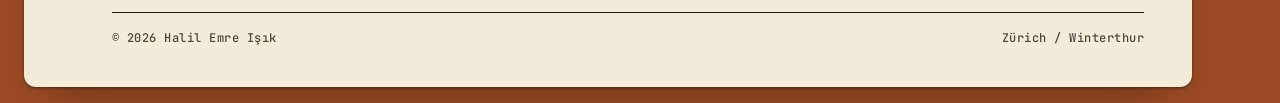
<file: portfolio.html>
<!doctype html>
<html lang="en">
<head>
<meta charset="utf-8">
<title>Halil Emre Işık · Photography</title>
<meta http-equiv="refresh" content="0; url=./#foto">
<link rel="canonical" href="https://halilemreisik.github.io/#foto">
<script>location.replace("./#foto");</script>
</head>
<body><p>The portfolio now lives on the main page: <a href="./#foto">halilemreisik.github.io/#foto</a></p></body>
</html>
</file>
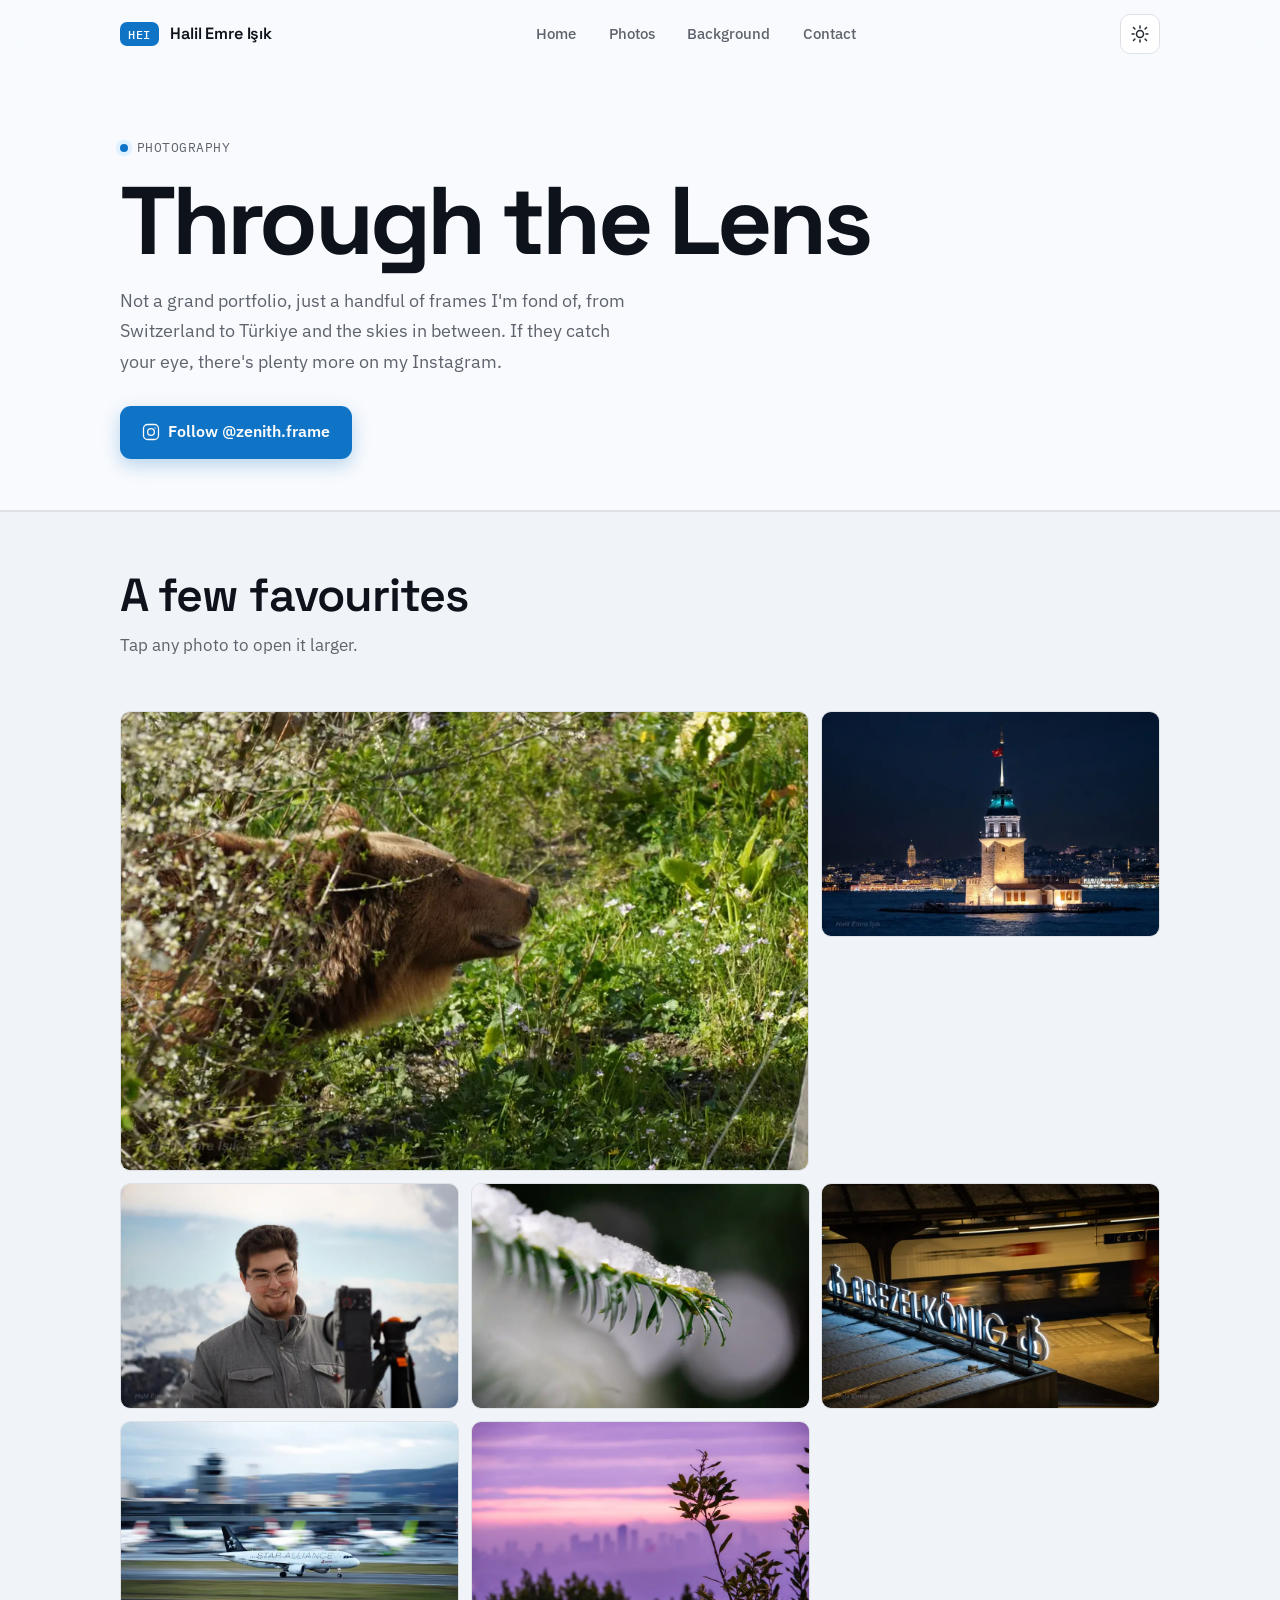
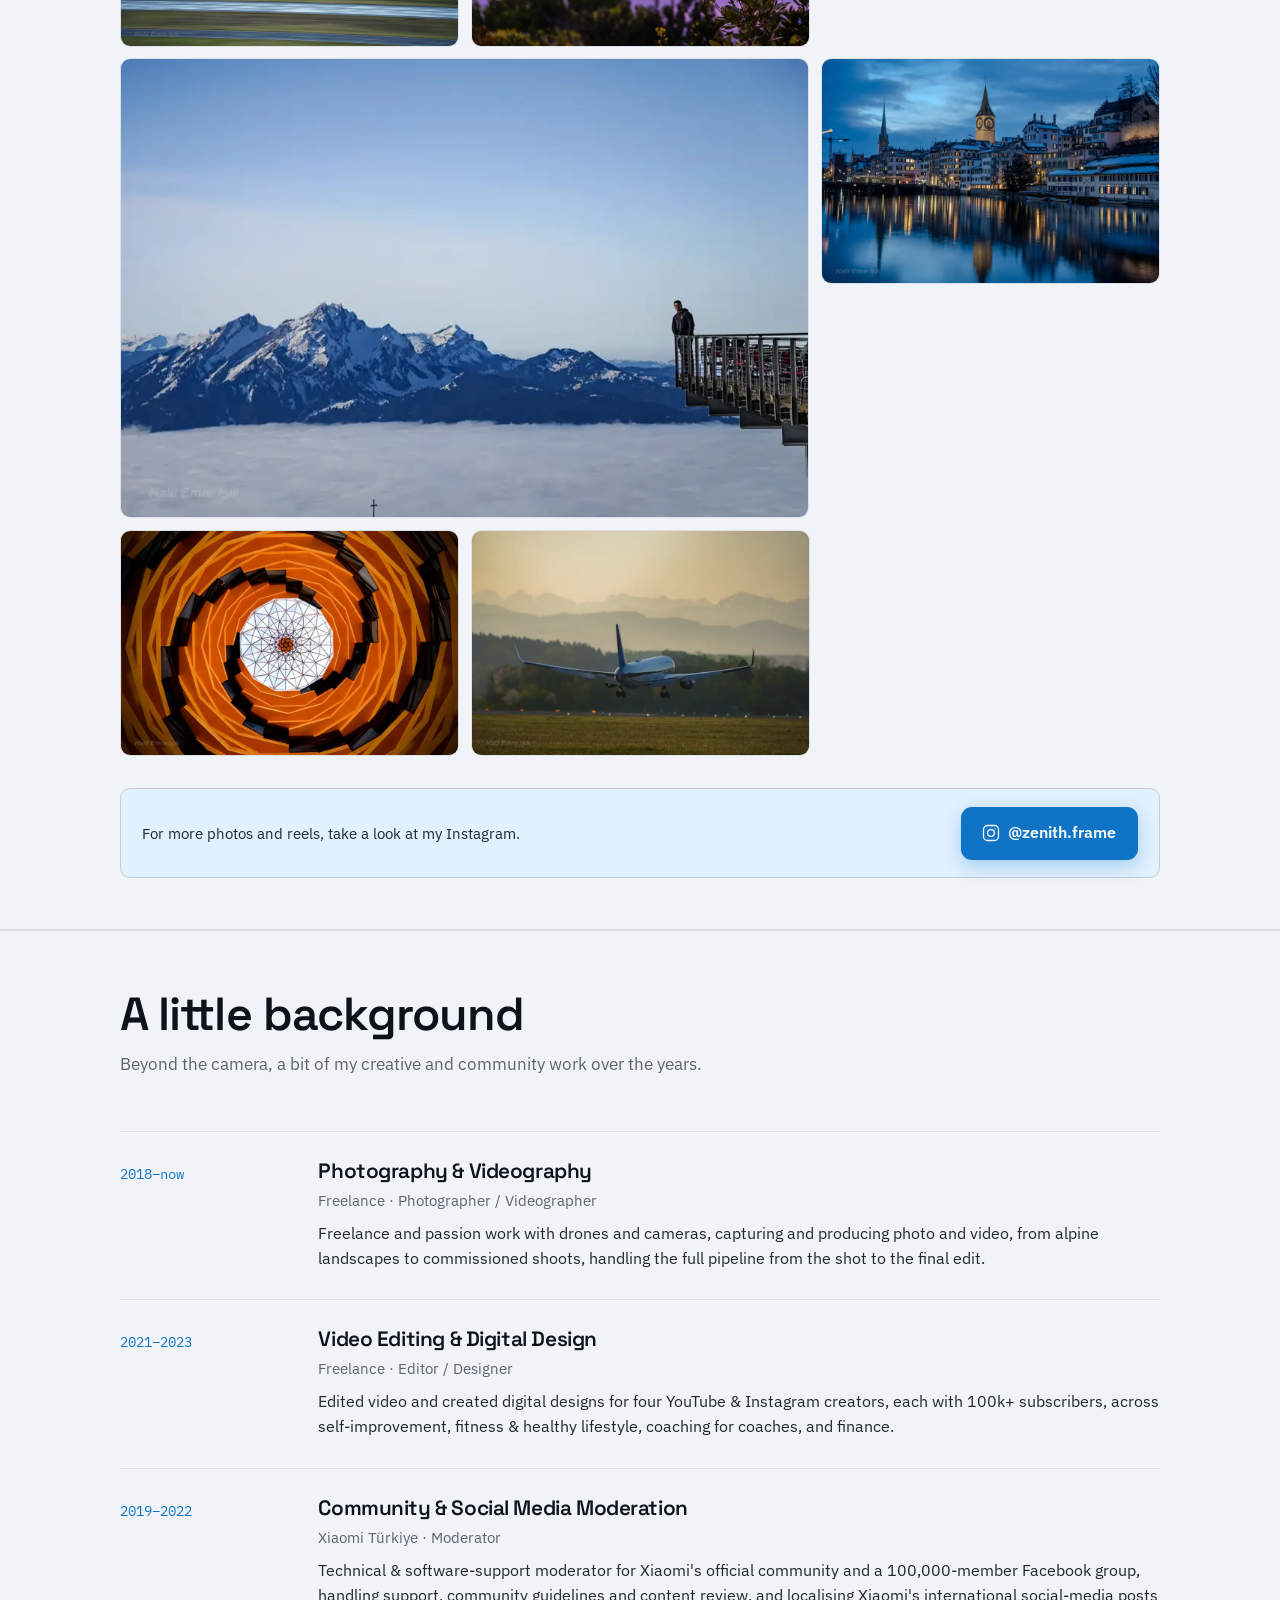
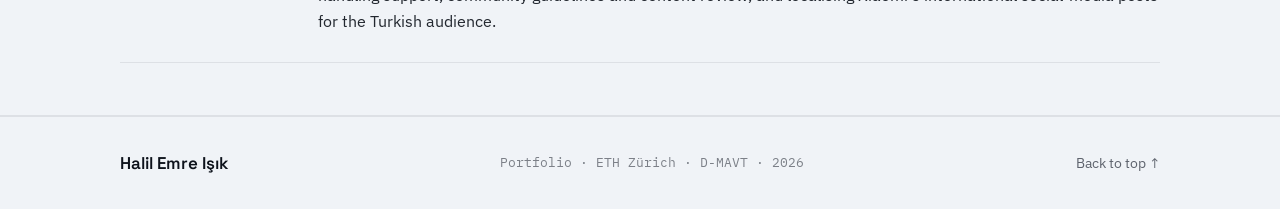
<file: eski/portfolio.html>
<!DOCTYPE html>
<html lang="en">
<head>
  <meta charset="UTF-8" />
  <meta name="viewport" content="width=device-width, initial-scale=1.0" />
  <title>Portfolio · Halil Emre Işık</title>
  <meta name="description" content="Photography, drone videography, and content work by Halil Emre Işık · ETH Zürich." />
  <meta name="robots" content="noindex" />
  <meta name="author" content="Halil Emre Işık" />

  <link rel="preconnect" href="https://fonts.googleapis.com" />
  <link rel="preconnect" href="https://fonts.gstatic.com" crossorigin />
  <link href="https://fonts.googleapis.com/css2?family=IBM+Plex+Mono:wght@400;500&family=IBM+Plex+Sans:wght@400;500;600&family=Space+Grotesk:wght@500;600;700&display=swap" rel="stylesheet" />

  <link rel="stylesheet" href="css/style.css" />

  <style>
    /* ============================================================
       PORTFOLIO PAGE - extra styles only
       ============================================================ */

    /* Banner */
    .port-banner {
      padding-top: calc(68px + clamp(2.5rem, 5vw, 4.5rem));
      padding-bottom: clamp(2rem, 4vw, 3.25rem);
      border-bottom: 1px solid var(--line);
    }
    .port-banner__eyebrow {
      display: inline-flex;
      align-items: center;
      gap: 0.55rem;
      font-family: var(--font-mono);
      font-size: 0.8rem;
      letter-spacing: 0.04em;
      text-transform: uppercase;
      color: var(--muted);
      margin: 0 0 1.1rem;
    }
    .port-banner__eyebrow .dot {
      width: 8px; height: 8px;
      border-radius: 50%;
      background: var(--accent);
      box-shadow: 0 0 0 4px var(--accent-soft);
      flex-shrink: 0;
    }
    .port-banner__title {
      font-family: var(--font-display);
      font-size: clamp(3rem, 8vw, 6rem);
      font-weight: 700;
      letter-spacing: -0.04em;
      color: var(--text-strong);
      line-height: 0.95;
      margin: 0 0 1.1rem;
    }
    .port-banner__sub {
      color: var(--muted);
      font-size: clamp(1rem, 0.95rem + 0.3vw, 1.15rem);
      max-width: 46ch;
      margin-bottom: 1.85rem;
      text-wrap: pretty;
    }
    .port-nav {
      display: flex;
      flex-wrap: wrap;
      gap: 0.5rem;
    }
    .port-nav a {
      display: inline-flex;
      align-items: center;
      gap: 0.4rem;
      font-size: 0.88rem;
      font-weight: 500;
      padding: 0.48rem 1.1rem;
      border: 1px solid var(--line-strong);
      border-radius: 999px;
      color: var(--text);
      background: var(--surface);
      transition: border-color 0.2s ease, color 0.2s ease, transform 0.15s ease;
    }
    .port-nav a:hover {
      border-color: var(--accent);
      color: var(--accent);
      transform: translateY(-2px);
    }

    /* ── Photo grid ─────────────────────────────────────────── */
    .photo-grid {
      display: grid;
      grid-template-columns: repeat(3, 1fr);
      gap: 0.75rem;
    }
    .photo-cell {
      aspect-ratio: 3 / 2;
      border-radius: var(--radius-sm);
      overflow: hidden;
      position: relative;
      background-color: var(--bg-2);
      background-image:
        repeating-linear-gradient(
          -45deg,
          transparent 0,
          transparent 5px,
          var(--line) 5px,
          var(--line) 5.75px
        );
      border: 1px solid var(--line);
      transition: transform 0.25s ease, box-shadow 0.25s ease;
      cursor: pointer;
    }
    .photo-cell:hover { transform: scale(1.015); box-shadow: var(--shadow-md); }
    .photo-cell--wide { grid-column: span 2; }

    .photo-ph {
      position: absolute;
      inset: 0;
      display: flex;
      flex-direction: column;
      align-items: center;
      justify-content: center;
      gap: 0.4rem;
    }
    .photo-ph__icon {
      display: inline-grid;
      place-items: center;
      width: 40px; height: 40px;
      border-radius: 50%;
      background: var(--surface);
      border: 1px solid var(--line-strong);
      color: var(--muted);
      margin-bottom: 0.2rem;
    }
    .photo-ph__label {
      font-family: var(--font-mono);
      font-size: 0.72rem;
      text-transform: uppercase;
      letter-spacing: 0.07em;
      color: var(--muted);
    }
    .photo-ph__sub { font-size: 0.77rem; color: var(--faint); }

    /* ── Video grid ─────────────────────────────────────────── */
    .video-grid {
      display: grid;
      grid-template-columns: repeat(3, 1fr);
      gap: 1.25rem;
    }
    .video-card {
      border-radius: var(--radius);
      overflow: hidden;
      border: 1px solid var(--line);
      background: var(--surface);
      box-shadow: var(--shadow-sm);
      transition: transform 0.25s ease, box-shadow 0.25s ease;
    }
    .video-card:hover { transform: translateY(-4px); box-shadow: var(--shadow-md); }
    .video-card__thumb {
      aspect-ratio: 16 / 9;
      position: relative;
      background-color: var(--bg-2);
      background-image:
        repeating-linear-gradient(
          -45deg,
          transparent 0,
          transparent 5px,
          var(--line) 5px,
          var(--line) 5.75px
        );
      display: flex;
      align-items: center;
      justify-content: center;
    }
    .play-btn {
      width: 52px; height: 52px;
      border-radius: 50%;
      border: 1.5px solid var(--line-strong);
      background: var(--surface);
      color: var(--muted);
      cursor: pointer;
      display: grid;
      place-items: center;
      box-shadow: var(--shadow-sm);
      transition: transform 0.2s ease, background-color 0.2s ease, color 0.2s ease, border-color 0.2s ease;
      position: relative;
      z-index: 1;
    }
    .play-btn:hover {
      transform: scale(1.14);
      background: var(--accent);
      border-color: var(--accent);
      color: var(--on-accent);
    }
    .video-thumb-label {
      position: absolute;
      bottom: 0.6rem;
      left: 0.7rem;
      font-family: var(--font-mono);
      font-size: 0.67rem;
      text-transform: uppercase;
      letter-spacing: 0.05em;
      color: var(--muted);
      background: var(--surface);
      padding: 0.18rem 0.45rem;
      border-radius: 4px;
      border: 1px solid var(--line);
    }
    .video-card__info {
      padding: clamp(0.9rem, 2vw, 1.2rem);
    }
    .video-card__info h3 { font-size: 1.02rem; margin-bottom: 0.3rem; }
    .video-card__info p  { font-size: 0.87rem; color: var(--muted); margin: 0; }

    /* ── Placeholder note ───────────────────────────────────── */
    .add-note {
      margin-top: 2rem;
      padding: 0.9rem 1.2rem;
      background: var(--accent-soft);
      border: 1px dashed var(--accent);
      border-radius: var(--radius-sm);
      font-family: var(--font-mono);
      font-size: 0.8rem;
      color: var(--accent);
      line-height: 1.65;
    }

    /* ── Instagram call-to-action ───────────────────────────── */
    .ig-cta {
      margin-top: 2rem;
      display: flex;
      flex-wrap: wrap;
      align-items: center;
      gap: 0.6rem 1.1rem;
      padding: 1.1rem 1.3rem;
      background: var(--accent-soft);
      border: 1px solid var(--line-strong);
      border-radius: var(--radius-sm);
    }
    .ig-cta p {
      margin: 0;
      color: var(--text);
      font-size: 0.95rem;
    }
    .ig-cta .btn { margin-left: auto; }

    .banner-cta { margin-top: 0.5rem; }

    /* ── Gallery ────────────────────────────────────────────── */
    .gallery {
      display: grid;
      grid-template-columns: repeat(3, 1fr);
      gap: 0.75rem;
    }
    .ph-cell {
      margin: 0;
      padding: 0;
      border: 1px solid var(--line);
      border-radius: var(--radius-sm);
      overflow: hidden;
      background: var(--bg-2);
      aspect-ratio: 3 / 2;
      cursor: zoom-in;
      position: relative;
      transition: transform 0.25s ease, box-shadow 0.25s ease;
    }
    .ph-cell--wide { grid-column: span 2; }
    .ph-cell img {
      width: 100%;
      height: 100%;
      object-fit: cover;
      display: block;
      transition: transform 0.45s ease;
    }
    .ph-cell:hover { box-shadow: var(--shadow-md); }
    .ph-cell:hover img { transform: scale(1.04); }
    .ph-cell:focus-visible { outline: 2px solid var(--accent); outline-offset: 3px; }

    /* ── Lightbox + chooser ─────────────────────────────────── */
    .lb {
      position: fixed;
      inset: 0;
      z-index: 1000;
      display: grid;
      place-items: center;
      padding: 1.5rem;
      background: rgba(6, 8, 12, 0.93);
      backdrop-filter: blur(4px);
    }
    .lb[hidden] { display: none; }
    .lb__close {
      position: absolute;
      top: 1rem;
      right: 1.1rem;
      width: 44px;
      height: 44px;
      border-radius: 50%;
      border: 1px solid rgba(255, 255, 255, 0.3);
      background: rgba(255, 255, 255, 0.08);
      color: #fff;
      font-size: 1.5rem;
      line-height: 1;
      cursor: pointer;
    }
    .lb__close:hover { background: rgba(255, 255, 255, 0.18); }
    .lb__chooser { text-align: center; color: #fff; max-width: 32rem; }
    .lb__q {
      font-family: var(--font-display);
      font-size: clamp(1.3rem, 3vw, 1.85rem);
      line-height: 1.2;
      margin: 0 0 1.6rem;
    }
    .lb__choices { display: flex; flex-wrap: wrap; gap: 0.8rem; justify-content: center; }
    .lb__choices .btn { min-width: 12rem; justify-content: center; }
    .btn-outline-light {
      border: 1px solid rgba(255, 255, 255, 0.55);
      color: #fff;
      background: transparent;
    }
    .btn-outline-light:hover { background: rgba(255, 255, 255, 0.12); }
    .lb__hint {
      margin-top: 1.2rem;
      font-family: var(--font-mono);
      font-size: 0.8rem;
      color: rgba(255, 255, 255, 0.6);
    }
    .lb__figure {
      margin: 0;
      max-width: 100%;
      max-height: 100%;
      display: flex;
      flex-direction: column;
      align-items: center;
      gap: 0.85rem;
    }
    .lb__figure[hidden] { display: none; }
    .lb__img {
      max-width: 100%;
      max-height: 80vh;
      object-fit: contain;
      border-radius: 6px;
      box-shadow: 0 24px 70px rgba(0, 0, 0, 0.55);
    }
    .lb__cap {
      display: flex;
      flex-wrap: wrap;
      align-items: center;
      justify-content: center;
      gap: 0.5rem 1rem;
      color: rgba(255, 255, 255, 0.82);
      font-size: 0.9rem;
    }
    .lb__switch {
      border: 1px solid rgba(255, 255, 255, 0.3);
      background: none;
      color: #fff;
      border-radius: 999px;
      padding: 0.32rem 0.85rem;
      font-size: 0.8rem;
      cursor: pointer;
    }
    .lb__switch:hover { background: rgba(255, 255, 255, 0.15); }

    /* ── Responsive ─────────────────────────────────────────── */
    @media (max-width: 900px) {
      .video-grid { grid-template-columns: repeat(2, 1fr); }
    }
    @media (max-width: 680px) {
      .gallery { grid-template-columns: repeat(2, 1fr); }
    }
    @media (max-width: 480px) {
      .gallery { grid-template-columns: 1fr; }
      .ph-cell--wide { grid-column: span 1; }
      .video-grid { grid-template-columns: 1fr; }
    }
  </style>

  <script>
    (function () {
      try {
        var saved = localStorage.getItem('theme');
        var prefersDark = window.matchMedia('(prefers-color-scheme: dark)').matches;
        var theme = saved || (prefersDark ? 'dark' : 'light');
        document.documentElement.setAttribute('data-theme', theme);
      } catch (e) {
        document.documentElement.setAttribute('data-theme', 'light');
      }
    })();
  </script>
</head>
<body>
  <a class="skip-link" href="#main">Skip to content</a>

  <!-- ============================== HEADER ============================== -->
  <header class="site-header scrolled" id="top">
    <div class="wrap header-inner">
      <a class="brand" href="index.html" aria-label="Halil Emre Işık, home">
        <span class="brand-mark" aria-hidden="true">HEI</span>
        <span class="brand-name">Halil&nbsp;Emre&nbsp;Işık</span>
      </a>

      <nav class="nav" aria-label="Primary">
        <a href="index.html">Home</a>
        <a href="#photography">Photos</a>
        <a href="#content">Background</a>
        <a href="index.html#contact">Contact</a>
      </nav>

      <div class="header-actions">
        <button id="theme-toggle" class="icon-btn" type="button" aria-label="Switch colour theme" aria-pressed="false">
          <svg class="icon icon-sun" viewBox="0 0 24 24" width="20" height="20" fill="none" stroke="currentColor" stroke-width="1.8" stroke-linecap="round" aria-hidden="true">
            <circle cx="12" cy="12" r="4.2" />
            <path d="M12 2.5v2.4M12 19.1v2.4M4.2 4.2l1.7 1.7M18.1 18.1l1.7 1.7M2.5 12h2.4M19.1 12h2.4M4.2 19.8l1.7-1.7M18.1 5.9l1.7-1.7" />
          </svg>
          <svg class="icon icon-moon" viewBox="0 0 24 24" width="20" height="20" fill="none" stroke="currentColor" stroke-width="1.8" stroke-linecap="round" stroke-linejoin="round" aria-hidden="true">
            <path d="M20.5 14.2A8.2 8.2 0 1 1 9.8 3.5a6.4 6.4 0 0 0 10.7 10.7z" />
          </svg>
        </button>

        <button id="nav-toggle" class="icon-btn nav-toggle" type="button" aria-label="Open menu" aria-expanded="false" aria-controls="mobile-nav">
          <svg viewBox="0 0 24 24" width="22" height="22" fill="none" stroke="currentColor" stroke-width="1.8" stroke-linecap="round" aria-hidden="true">
            <path d="M3.5 6.5h17M3.5 12h17M3.5 17.5h17" />
          </svg>
        </button>
      </div>
    </div>

    <nav id="mobile-nav" class="mobile-nav" aria-label="Mobile" hidden>
      <a href="index.html">Home</a>
      <a href="#photography">Photos</a>
      <a href="#content">Background</a>
      <a href="index.html#contact">Contact</a>
    </nav>
  </header>

  <main id="main">

    <!-- ============================== BANNER ============================== -->
    <section class="port-banner" id="port-top" aria-label="Portfolio introduction">
      <div class="wrap">
        <p class="port-banner__eyebrow"><span class="dot" aria-hidden="true"></span>Photography</p>
        <h1 class="port-banner__title">Through the Lens</h1>
        <p class="port-banner__sub">
          Not a grand portfolio, just a handful of frames I'm fond of, from Switzerland to
          Türkiye and the skies in between. If they catch your eye, there's plenty more on my
          Instagram.
        </p>
        <div class="banner-cta">
          <a class="btn btn-primary" href="https://www.instagram.com/zenith.frame/" target="_blank" rel="noopener">
            <svg viewBox="0 0 24 24" width="18" height="18" fill="none" stroke="currentColor" stroke-width="1.7" stroke-linecap="round" stroke-linejoin="round" aria-hidden="true"><rect x="2" y="2" width="20" height="20" rx="5.5"/><circle cx="12" cy="12" r="4.5"/><circle cx="17.5" cy="6.5" r="0.8" fill="currentColor" stroke="none"/></svg>
            Follow @zenith.frame
          </a>
        </div>
      </div>
    </section>

    <!-- ============================ PHOTOGRAPHY =========================== -->
    <section class="section section--alt" id="photography" aria-labelledby="photo-title">
      <div class="wrap">
        <header class="section-head reveal">
          <h2 id="photo-title" class="section-title">A few favourites</h2>
          <p class="section-sub">Tap any photo to open it larger.</p>
        </header>

        <div class="gallery">
          <button class="ph-cell ph-cell--wide reveal" type="button" data-preview="../img/gallery/ch-2.webp" data-caption="Switzerland">
            <img src="../img/gallery/ch-2-thumb.webp" loading="lazy" alt="Switzerland, photograph by Halil Emre Işık" />
          </button>
          <button class="ph-cell reveal" type="button" data-preview="../img/gallery/tr-1.webp" data-caption="Türkiye">
            <img src="../img/gallery/tr-1-thumb.webp" loading="lazy" alt="Türkiye, photograph by Halil Emre Işık" />
          </button>
          <button class="ph-cell reveal" type="button" data-preview="../img/gallery/sky-1.webp" data-caption="Above the clouds">
            <img src="../img/gallery/sky-1-thumb.webp" loading="lazy" alt="Above the clouds, photograph by Halil Emre Işık" />
          </button>
          <button class="ph-cell reveal" type="button" data-preview="../img/gallery/ch-1.webp" data-caption="Switzerland">
            <img src="../img/gallery/ch-1-thumb.webp" loading="lazy" alt="Switzerland, photograph by Halil Emre Işık" />
          </button>
          <button class="ph-cell reveal" type="button" data-preview="../img/gallery/ch-3.webp" data-caption="Switzerland">
            <img src="../img/gallery/ch-3-thumb.webp" loading="lazy" alt="Switzerland, photograph by Halil Emre Işık" />
          </button>
          <button class="ph-cell reveal" type="button" data-preview="../img/gallery/sky-2.webp" data-caption="Above the clouds">
            <img src="../img/gallery/sky-2-thumb.webp" loading="lazy" alt="Above the clouds, photograph by Halil Emre Işık" />
          </button>
          <button class="ph-cell reveal" type="button" data-preview="../img/gallery/tr-2.webp" data-caption="Türkiye">
            <img src="../img/gallery/tr-2-thumb.webp" loading="lazy" alt="Türkiye, photograph by Halil Emre Işık" />
          </button>
          <button class="ph-cell ph-cell--wide reveal" type="button" data-preview="../img/gallery/sky-4.webp" data-caption="Above the clouds">
            <img src="../img/gallery/sky-4-thumb.webp" loading="lazy" alt="Above the clouds, photograph by Halil Emre Işık" />
          </button>
          <button class="ph-cell reveal" type="button" data-preview="../img/gallery/ch-4.webp" data-caption="Switzerland">
            <img src="../img/gallery/ch-4-thumb.webp" loading="lazy" alt="Switzerland, photograph by Halil Emre Işık" />
          </button>
          <button class="ph-cell reveal" type="button" data-preview="../img/gallery/tr-3.webp" data-caption="Türkiye">
            <img src="../img/gallery/tr-3-thumb.webp" loading="lazy" alt="Türkiye, photograph by Halil Emre Işık" />
          </button>
          <button class="ph-cell reveal" type="button" data-preview="../img/gallery/sky-3.webp" data-caption="Above the clouds">
            <img src="../img/gallery/sky-3-thumb.webp" loading="lazy" alt="Above the clouds, photograph by Halil Emre Işık" />
          </button>
        </div>

        <div class="ig-cta reveal">
          <p>For more photos and reels, take a look at my Instagram.</p>
          <a class="btn btn-primary" href="https://www.instagram.com/zenith.frame/" target="_blank" rel="noopener">
            <svg viewBox="0 0 24 24" width="18" height="18" fill="none" stroke="currentColor" stroke-width="1.7" stroke-linecap="round" stroke-linejoin="round" aria-hidden="true"><rect x="2" y="2" width="20" height="20" rx="5.5"/><circle cx="12" cy="12" r="4.5"/><circle cx="17.5" cy="6.5" r="0.8" fill="currentColor" stroke="none"/></svg>
            @zenith.frame
          </a>
        </div>
      </div>
    </section>

    <!-- ========================== CONTENT WORK =========================== -->
    <section class="section section--alt" id="content" aria-labelledby="content-title">
      <div class="wrap">
        <header class="section-head reveal">
          <h2 id="content-title" class="section-title">A little background</h2>
          <p class="section-sub">Beyond the camera, a bit of my creative and community work over the years.</p>
        </header>

        <ol class="timeline">
          <li class="t-item reveal">
            <div class="t-when">2018–now</div>
            <div class="t-body">
              <h3>Photography &amp; Videography</h3>
              <p class="t-place">Freelance · Photographer / Videographer</p>
              <p class="t-note">
                Freelance and passion work with drones and cameras, capturing and producing
                photo and video, from alpine landscapes to commissioned shoots, handling the
                full pipeline from the shot to the final edit.
              </p>
            </div>
          </li>
          <li class="t-item reveal">
            <div class="t-when">2021–2023</div>
            <div class="t-body">
              <h3>Video Editing &amp; Digital Design</h3>
              <p class="t-place">Freelance · Editor / Designer</p>
              <p class="t-note">
                Edited video and created digital designs for four YouTube &amp; Instagram
                creators, each with 100k+ subscribers, across self-improvement,
                fitness &amp; healthy lifestyle, coaching for coaches, and finance.
              </p>
            </div>
          </li>
          <li class="t-item reveal">
            <div class="t-when">2019–2022</div>
            <div class="t-body">
              <h3>Community &amp; Social Media Moderation</h3>
              <p class="t-place">Xiaomi Türkiye · Moderator</p>
              <p class="t-note">
                Technical &amp; software-support moderator for Xiaomi's official community and a
                100,000-member Facebook group, handling support, community guidelines and
                content review, and localising Xiaomi's international social-media posts for the
                Turkish audience.
              </p>
            </div>
          </li>
        </ol>
      </div>
    </section>

  </main>

  <!-- ============================ LIGHTBOX ============================== -->
  <div class="lb" id="lightbox" hidden>
    <button class="lb__close" id="lb-close" type="button" aria-label="Close">&times;</button>

    <!-- The image -->
    <figure class="lb__figure" id="lb-figure">
      <img class="lb__img" id="lb-img" alt="" />
      <figcaption class="lb__cap">
        <span id="lb-cap"></span>
      </figcaption>
    </figure>
  </div>

  <!-- ============================== FOOTER ============================== -->
  <footer class="site-footer">
    <div class="wrap footer-inner">
      <span class="foot-brand">Halil Emre Işık</span>
      <span class="foot-meta">Portfolio · ETH Zürich · D-MAVT · <span id="year">2026</span></span>
      <a class="foot-top" href="#port-top">Back to top ↑</a>
    </div>
  </footer>

  <script src="js/main.js"></script>

  <!-- Gallery lightbox: click a photo to view it larger -->
  <script>
    (function () {
      var lb = document.getElementById('lightbox');
      if (!lb) return;
      var imgEl = document.getElementById('lb-img');
      var capEl = document.getElementById('lb-cap');
      function close() {
        lb.hidden = true;
        imgEl.removeAttribute('src');
        document.body.style.overflow = '';
      }
      document.querySelectorAll('.ph-cell').forEach(function (cell) {
        cell.addEventListener('click', function () {
          imgEl.src = cell.getAttribute('data-preview');
          imgEl.alt = cell.getAttribute('data-caption') || '';
          capEl.textContent = cell.getAttribute('data-caption') || '';
          lb.hidden = false;
          document.body.style.overflow = 'hidden';
        });
      });
      document.getElementById('lb-close').addEventListener('click', close);
      lb.addEventListener('click', function (e) { if (e.target === lb) close(); });
      document.addEventListener('keydown', function (e) {
        if (e.key === 'Escape' && !lb.hidden) close();
      });
    })();
  </script>
</body>
</html>
</file>
<file: css/fonts.css>
/* Self-hosted fonts (SIL Open Font License): Archivo, EB Garamond, JetBrains Mono, Jersey 10 */
@font-face{font-family:'Archivo';font-style:normal;font-weight:100 900;font-stretch:62% 125%;font-display:swap;src:url(../assets/fonts/archivo-latin-ext-wdth-normal.woff2) format('woff2');unicode-range:U+0100-02BA,U+02BD-02C5,U+02C7-02CC,U+02CE-02D7,U+02DD-02FF,U+0304,U+0308,U+0329,U+1D00-1DBF,U+1E00-1E9F,U+1EF2-1EFF,U+2020,U+20A0-20AB,U+20AD-20C0,U+2113,U+2C60-2C7F,U+A720-A7FF}
@font-face{font-family:'Archivo';font-style:normal;font-weight:100 900;font-stretch:62% 125%;font-display:swap;src:url(../assets/fonts/archivo-latin-wdth-normal.woff2) format('woff2');unicode-range:U+0000-00FF,U+0131,U+0152-0153,U+02BB-02BC,U+02C6,U+02DA,U+02DC,U+0304,U+0308,U+0329,U+2000-206F,U+20AC,U+2122,U+2191,U+2193,U+2212,U+2215,U+FEFF,U+FFFD}
@font-face{font-family:'EB Garamond';font-style:normal;font-weight:400 800;font-display:swap;src:url(../assets/fonts/eb-garamond-latin-ext-wght-normal.woff2) format('woff2');unicode-range:U+0100-02BA,U+02BD-02C5,U+02C7-02CC,U+02CE-02D7,U+02DD-02FF,U+0304,U+0308,U+0329,U+1D00-1DBF,U+1E00-1E9F,U+1EF2-1EFF,U+2020,U+20A0-20AB,U+20AD-20C0,U+2113,U+2C60-2C7F,U+A720-A7FF}
@font-face{font-family:'EB Garamond';font-style:normal;font-weight:400 800;font-display:swap;src:url(../assets/fonts/eb-garamond-latin-wght-normal.woff2) format('woff2');unicode-range:U+0000-00FF,U+0131,U+0152-0153,U+02BB-02BC,U+02C6,U+02DA,U+02DC,U+0304,U+0308,U+0329,U+2000-206F,U+20AC,U+2122,U+2191,U+2193,U+2212,U+2215,U+FEFF,U+FFFD}
@font-face{font-family:'EB Garamond';font-style:italic;font-weight:400 800;font-display:swap;src:url(../assets/fonts/eb-garamond-latin-ext-wght-italic.woff2) format('woff2');unicode-range:U+0100-02BA,U+02BD-02C5,U+02C7-02CC,U+02CE-02D7,U+02DD-02FF,U+0304,U+0308,U+0329,U+1D00-1DBF,U+1E00-1E9F,U+1EF2-1EFF,U+2020,U+20A0-20AB,U+20AD-20C0,U+2113,U+2C60-2C7F,U+A720-A7FF}
@font-face{font-family:'EB Garamond';font-style:italic;font-weight:400 800;font-display:swap;src:url(../assets/fonts/eb-garamond-latin-wght-italic.woff2) format('woff2');unicode-range:U+0000-00FF,U+0131,U+0152-0153,U+02BB-02BC,U+02C6,U+02DA,U+02DC,U+0304,U+0308,U+0329,U+2000-206F,U+20AC,U+2122,U+2191,U+2193,U+2212,U+2215,U+FEFF,U+FFFD}
@font-face{font-family:'JetBrains Mono';font-style:normal;font-weight:100 800;font-display:swap;src:url(../assets/fonts/jetbrains-mono-latin-ext-wght-normal.woff2) format('woff2');unicode-range:U+0100-02BA,U+02BD-02C5,U+02C7-02CC,U+02CE-02D7,U+02DD-02FF,U+0304,U+0308,U+0329,U+1D00-1DBF,U+1E00-1E9F,U+1EF2-1EFF,U+2020,U+20A0-20AB,U+20AD-20C0,U+2113,U+2C60-2C7F,U+A720-A7FF}
@font-face{font-family:'JetBrains Mono';font-style:normal;font-weight:100 800;font-display:swap;src:url(../assets/fonts/jetbrains-mono-latin-wght-normal.woff2) format('woff2');unicode-range:U+0000-00FF,U+0131,U+0152-0153,U+02BB-02BC,U+02C6,U+02DA,U+02DC,U+0304,U+0308,U+0329,U+2000-206F,U+20AC,U+2122,U+2191,U+2193,U+2212,U+2215,U+FEFF,U+FFFD}
@font-face{font-family:'Jersey 10';font-style:normal;font-weight:400;font-display:swap;src:url(../assets/fonts/jersey-10-latin-ext-400-normal.woff2) format('woff2');unicode-range:U+0100-02BA,U+02BD-02C5,U+02C7-02CC,U+02CE-02D7,U+02DD-02FF,U+0304,U+0308,U+0329,U+1D00-1DBF,U+1E00-1E9F,U+1EF2-1EFF,U+2020,U+20A0-20AB,U+20AD-20C0,U+2113,U+2C60-2C7F,U+A720-A7FF}
@font-face{font-family:'Jersey 10';font-style:normal;font-weight:400;font-display:swap;src:url(../assets/fonts/jersey-10-latin-400-normal.woff2) format('woff2');unicode-range:U+0000-00FF,U+0131,U+0152-0153,U+02BB-02BC,U+02C6,U+02DA,U+02DC,U+0304,U+0308,U+0329,U+2000-206F,U+20AC,U+2122,U+2191,U+2193,U+2212,U+2215,U+FEFF,U+FFFD}
</file>
<file: css/style.css>
/* Halil Emre Işık · personal site
   A ring-binder manual: every chapter is a full-colour board, the content
   sits on a cream leaf laid over it, and a tab rail on the edge jumps
   between chapters. Motion is stepped (two frames), like a hinged page. */

:root {
  --yellow: #f4c20d;
  --orange: #e8601c;
  --grass: #3f9a43;
  --teal: #169ba4;
  --ultra: #2b44b8;
  --violet: #6a40b0;
  --sienna: #9a4a24;

  --ink: #1c1a16;
  --ink-2: #4b463c;
  --rule: #d3c9b5;
  --rule-strong: #b3a78f;
  --milk: #f7f3ea;
  --panel: #fbf9f3;

  --ok: #1d6a32;
  --prep: #946a00;
  --dev: #b8460f;
  --oss: #0b6f76;

  --display: "Archivo", "Arial Narrow", sans-serif;
  --serif: "EB Garamond", Garamond, "Times New Roman", serif;
  --mono: "JetBrains Mono", ui-monospace, Menlo, monospace;
  --pixel: "Jersey 10", var(--mono);

  --cell: 8px;
  --rail: 64px;
  --hinge: 90ms;
}

* { box-sizing: border-box; }
html { scroll-behavior: smooth; -webkit-text-size-adjust: 100%; scrollbar-color: var(--ink) var(--yellow); }
body {
  margin: 0;
  background: var(--yellow);
  color: var(--ink);
  font: 400 18px/1.55 var(--serif);
  font-variant-numeric: lining-nums;
  caret-color: var(--orange);
}
::selection { background: var(--ink); color: var(--yellow); }
img { display: block; max-width: 100%; height: auto; }
a { color: inherit; text-underline-offset: 3px; text-decoration-thickness: 1.5px; }
h1, h2, h3, p, figure { margin: 0; }
ul, ol, dl, dd { margin: 0; padding: 0; list-style: none; }
table { border-collapse: collapse; width: 100%; font-variant-numeric: tabular-nums; }
button { font: inherit; }
svg { width: 18px; height: 18px; flex: none; }
:focus-visible { outline: 2.5px solid var(--ink); outline-offset: 3px; border-radius: 3px; }

/* language switch: all three languages live in the HTML, CSS shows one.
   .k keeps an element visible (used for Turkish proper nouns, so that
   uppercase gets the dotted İ in every language). */
html:not([data-lang="tr"]) [lang="tr"]:not(.k),
html:not([data-lang="en"]) [lang="en"]:not(.k),
html:not([data-lang="de"]) [lang="de"]:not(.k) { display: none !important; }

.mono { font-family: var(--mono); font-weight: 500; letter-spacing: .04em; }
.skip { position: absolute; left: -999px; top: 8px; z-index: 50; background: var(--ink); color: var(--milk); padding: 8px 12px; }
.skip:focus { left: 16px; }

/* ---------- chapters: board + leaf ---------- */
.chapter {
  background: var(--board);
  padding: calc(var(--cell) * 2) calc(var(--rail) + var(--cell) * 3) calc(var(--cell) * 2) calc(var(--cell) * 3);
}
.leaf {
  position: relative;
  max-width: 1480px;
  margin-inline: auto;
  background: color-mix(in srgb, #f8f0df 97%, var(--board));
  border-radius: 12px;
  padding: calc(var(--cell) * 4) calc(var(--cell) * 6) calc(var(--cell) * 5) calc(var(--cell) * 11);
  box-shadow: 0 1px 3px color-mix(in srgb, var(--board) 50%, #000), 0 24px 40px -28px rgba(0,0,0,.45);
}
.holes::before, .holes::after {
  content: ""; position: absolute; left: 28px; width: 20px; height: 20px; border-radius: 50%;
  background: var(--board);
  box-shadow: inset 0 3px 4px rgba(0,0,0,.35), 0 1px 0 rgba(255,255,255,.6);
}
.holes::before { top: 120px; }
.holes::after { bottom: 120px; }
/* running head along the binding edge, between the two punch holes */
.leaf::after {
  content: attr(data-spine-en);
  position: absolute; left: 30px; bottom: 200px;
  writing-mode: vertical-rl; transform: rotate(180deg);
  font: 500 11px var(--mono); letter-spacing: .14em; color: var(--ink-2);
}
html[data-lang="tr"] .leaf::after { content: attr(data-spine-tr); }
html[data-lang="de"] .leaf::after { content: attr(data-spine-de); }
.leaf.no-spine::after { display: none; }

/* ---------- tab rail ---------- */
.rail {
  position: fixed; z-index: 20; top: 0; right: 0; bottom: 0; width: var(--rail);
  display: flex; flex-direction: column; justify-content: center; gap: 4px;
  padding: calc(var(--cell) * 3) 0;
  pointer-events: none;
}
.rail a {
  pointer-events: auto;
  flex: var(--extent, 1) 1 0; min-height: 92px; max-height: 150px;
  margin-left: 12px;
  background: var(--board);
  border-radius: 10px 0 0 10px;
  box-shadow: inset 2px 0 0 rgba(255,255,255,.25), -2px 3px 6px rgba(0,0,0,.18);
  display: flex; align-items: center; justify-content: center;
  writing-mode: vertical-rl;
  font: 400 21px/1 var(--pixel); letter-spacing: .04em; color: var(--ink);
  text-decoration: none; white-space: nowrap;
  transition: margin-left var(--hinge) steps(2, end);
}
.rail a.on-dark { color: #fff; }
.rail a:hover { margin-left: 6px; }
.rail a.is-current { margin-left: 0; box-shadow: inset 2px 0 0 rgba(255,255,255,.35), -4px 4px 10px rgba(0,0,0,.25); }

/* ---------- shared pieces ---------- */
.btn {
  display: inline-flex; align-items: center; gap: 10px; white-space: nowrap;
  font: 600 13px/1 var(--mono); letter-spacing: .05em; text-transform: uppercase;
  padding: 13px 18px;
  border: 1.5px solid var(--ink); border-radius: 4px;
  text-decoration: none; color: var(--ink); background: transparent; cursor: pointer;
  transition: transform var(--hinge) steps(2, end), background var(--hinge) steps(2, end);
}
.btn-solid { background: var(--yellow); }
.btn-line { background: var(--panel); }
.btn:hover { background: var(--ink); color: var(--milk); }
.btn-solid:hover { background: var(--ink); color: var(--yellow); }
.btn:active { transform: translateY(1px); }

.badge {
  display: inline-block; white-space: nowrap;
  font: 600 11px/1 var(--mono); letter-spacing: .06em; text-transform: uppercase;
  padding: 6px 8px; border: 1.5px solid currentColor; border-radius: 3px; color: var(--ink-2);
}
.badge-ok { color: var(--ok); }
.badge-prep { color: var(--prep); }
.badge-dev { color: var(--dev); }
.badge-oss { color: var(--oss); }

.dot { display: inline-block; width: 9px; height: 9px; border-radius: 50%; margin-right: 8px; vertical-align: 1px; flex: none; }
.dot-live { background: #2f9a46; animation: blink 2.4s steps(2, end) infinite; }
.dot-prep { background: var(--yellow); box-shadow: inset 0 0 0 1.5px var(--prep); }
.dot-dev { background: var(--orange); }
.dot-oss { background: var(--teal); }
.dot-ultra { background: var(--ultra); }
@keyframes blink { 50% { opacity: .35; } }

.panel {
  background: var(--panel);
  border: 1.5px solid var(--rule-strong);
  border-radius: 7px;
  padding: calc(var(--cell) * 2) calc(var(--cell) * 2.5);
}
.panel-title { font-size: 12px; color: var(--ink-2); margin-bottom: calc(var(--cell) * 1.25); text-transform: uppercase; }

.rows li { display: flex; justify-content: space-between; align-items: center; gap: 12px; padding: 8px 0; border-top: 1px solid var(--rule); font: 500 16px var(--display); font-stretch: 92%; }
.rows li:first-child { border-top: 0; padding-top: 2px; }
.rows li:last-child { padding-bottom: 2px; }
.rows a { display: flex; align-items: center; text-decoration: none; }
.rows a:hover { text-decoration: underline; }
.rows .more { font: 500 15px var(--serif); color: var(--ink-2); text-align: right; }
.rows .mono { font-size: 13px; color: var(--ink-2); text-align: right; overflow-wrap: anywhere; }

.log td { padding: 6px 0; border-top: 1px solid var(--rule); vertical-align: top; font-size: 13px; }
.log tr:first-child td { border-top: 0; }
.log td:first-child { color: var(--ink-2); width: 60px; padding-right: 12px; padding-top: 9px; }
.log td:last-child { font-family: var(--serif); font-size: 16px; letter-spacing: 0; font-weight: 400; }

.stack { font-size: 12.5px; color: var(--ink-2); margin-top: calc(var(--cell) * 1.5); }
.stack a { color: var(--ink); }

.display {
  font-family: var(--display); font-weight: 800; font-stretch: 76%;
  text-transform: uppercase;
  font-size: clamp(44px, 6.1vw, 92px); line-height: .9; letter-spacing: -.005em;
  text-wrap: balance;
}
.h2 {
  font-family: var(--display); font-weight: 800; font-stretch: 78%;
  text-transform: uppercase; font-size: clamp(40px, 4.4vw, 68px); line-height: .92;
}
.h3 { font-family: var(--display); font-weight: 800; font-stretch: 82%; text-transform: uppercase; font-size: 30px; line-height: 1; }
.h4 { font-family: var(--display); font-weight: 800; font-stretch: 85%; text-transform: uppercase; font-size: 22px; line-height: 1.05; }
.lead { font-size: 21px; line-height: 1.45; max-width: 60ch; margin-top: calc(var(--cell) * 2.5); }
.body { font-size: 18.5px; line-height: 1.5; color: var(--ink-2); max-width: 62ch; }
.title-row { display: flex; align-items: center; flex-wrap: wrap; gap: 12px 16px; }
.cta { display: flex; flex-wrap: wrap; gap: 12px; margin-top: calc(var(--cell) * 4); }

/* ---------- cover ---------- */
.masthead {
  display: grid; grid-template-columns: auto auto 1fr auto; align-items: center; gap: calc(var(--cell) * 3);
  padding-bottom: calc(var(--cell) * 2); border-bottom: 1.5px solid var(--ink);
}
.wordmark {
  font-family: var(--display); font-weight: 700; font-stretch: 118%;
  font-size: 26px; letter-spacing: .14em; text-decoration: none; white-space: nowrap;
}
.tagline { font-size: 11px; line-height: 1.5; color: var(--ink-2); white-space: nowrap; }
.status { display: flex; justify-content: center; }
.status li { display: flex; flex-direction: column; gap: 4px; padding: 2px 20px; border-left: 1px solid var(--rule-strong); }
.status li:first-child { border-left: 0; }
.status b { font-size: 11px; color: var(--ink-2); white-space: nowrap; }
.status li > span { font-size: 14.5px; display: flex; align-items: center; white-space: nowrap; }
.mast-actions { display: flex; gap: 10px; align-items: center; }
.lang-toggle { display: flex; border: 1.5px solid var(--rule-strong); border-radius: 4px; overflow: hidden; }
.lang-toggle button {
  font: 500 12.5px/1 var(--mono); letter-spacing: .04em; padding: 12px 10px;
  border: 0; border-left: 1px solid var(--rule-strong); background: transparent; color: var(--ink-2); cursor: pointer;
}
.lang-toggle button:first-child { border-left: 0; }
.lang-toggle button:hover { color: var(--ink); background: var(--panel); }
.lang-toggle button[aria-pressed="true"] { background: var(--ink); color: var(--milk); font-weight: 700; }

.cover-grid { display: grid; grid-template-columns: minmax(0, 1.45fr) minmax(0, 1fr); }
.cover-main { display: flex; flex-direction: column; align-items: flex-start; padding: calc(var(--cell) * 3.5) calc(var(--cell) * 4) calc(var(--cell) * 2) 0; border-right: 1px solid var(--rule-strong); }
.cover-side { padding: calc(var(--cell) * 3) 0 calc(var(--cell) * 2) calc(var(--cell) * 4); display: grid; gap: calc(var(--cell) * 1.5); align-content: start; }
.role { font: 600 24px/1.3 var(--display); font-stretch: 90%; color: var(--ink-2); margin-top: 14px; text-wrap: balance; }
.cover-main .lead + .lead { margin-top: 10px; }
.links { display: flex; flex-wrap: wrap; gap: 8px 24px; margin-top: auto; padding-top: calc(var(--cell) * 3); font-size: 13px; }
.links a { color: var(--ink-2); }
.links a:hover { color: var(--ink); }

.id-panel { display: grid; grid-template-columns: 88px 1fr; gap: 18px; align-items: center; }
.id-panel img { width: 88px; height: 88px; object-fit: cover; border-radius: 4px; border: 1.5px solid var(--ink); }
.id-name { font: 800 19px/1.1 var(--display); font-stretch: 85%; text-transform: uppercase; }
.id-meta { font-size: 16px; line-height: 1.35; color: var(--ink-2); margin-top: 6px; }

.contents { border-top: 1.5px solid var(--ink); padding-top: calc(var(--cell) * 1.5); }
.contents-title { font-size: 12px; color: var(--ink-2); margin-bottom: calc(var(--cell) * 1.5); text-transform: uppercase; }
.contents-row { display: grid; grid-template-columns: repeat(4, minmax(0, 1fr)); gap: calc(var(--cell) * 2); }
.entry {
  position: relative; display: grid; grid-template-columns: 92px 1fr; gap: 14px; align-items: start;
  padding: 12px; background: var(--panel); border: 1.5px solid var(--rule-strong); border-radius: 7px;
  text-decoration: none;
  transition: transform var(--hinge) steps(2, end), border-color var(--hinge) steps(2, end);
}
.entry:hover { transform: translateY(-3px); border-color: var(--ink); }
.entry-img { grid-row: span 2; width: 92px; height: 92px; border-radius: 5px; background: var(--c); padding: 6px; overflow: hidden; }
.entry-img img { width: 100%; height: 100%; object-fit: cover; border-radius: 3px; }
.entry-img.tile-img { display: grid; place-items: center; color: #fff; }
.entry-img.tile-img svg { width: 46px; height: 46px; }
.entry-txt { display: flex; flex-direction: column; gap: 4px; padding-top: 2px; font-size: 15.5px; line-height: 1.35; color: var(--ink-2); }
.entry-txt b { font: 800 18px/1.05 var(--display); font-stretch: 85%; text-transform: uppercase; color: var(--ink); }
.entry .badge { grid-column: 2; justify-self: start; font-size: 11px; padding: 4px 6px; }

/* ---------- chapter heads ---------- */
.chapter-head { display: flex; align-items: end; justify-content: space-between; gap: 24px 48px; flex-wrap: wrap; padding-bottom: calc(var(--cell) * 3); border-bottom: 1.5px solid var(--ink); margin-bottom: calc(var(--cell) * 4); }
.chapter-sub { font-size: 20px; line-height: 1.45; max-width: 56ch; color: var(--ink-2); }
.sub-head { display: flex; justify-content: space-between; align-items: baseline; gap: 16px; flex-wrap: wrap; font-size: 12px; color: var(--ink-2); text-transform: uppercase; border-top: 1.5px solid var(--ink); padding-top: calc(var(--cell) * 1.5); margin: calc(var(--cell) * 5) 0 calc(var(--cell) * 2); }

/* ---------- described lists ---------- */
.feat { display: grid; grid-template-columns: 190px 1fr; margin: calc(var(--cell) * 3) 0; border-bottom: 1px solid var(--rule); }
.feat dt, .feat dd { padding: 11px 0; border-top: 1px solid var(--rule); }
.feat dt { font: 800 15.5px/1.3 var(--display); font-stretch: 88%; text-transform: uppercase; padding-right: 16px; padding-top: 13px; }
.feat dd { font-size: 17.5px; line-height: 1.45; color: var(--ink-2); }
.feat-compact { grid-template-columns: 150px 1fr; margin: calc(var(--cell) * 1.5) 0 auto; }
.feat-compact dt, .feat-compact dd { padding: 10px 0; }
.feat-compact dt { font-size: 14px; padding-top: 12px; }
.feat-compact dd { font-size: 16px; line-height: 1.4; }

/* ---------- photography: text beside a stack of prints ---------- */
.zr { display: grid; grid-template-columns: minmax(0, 1.05fr) minmax(0, .95fr); gap: calc(var(--cell) * 6); align-items: center; }
.zr-text .body { margin-top: 0; }
.prints { display: grid; justify-items: center; padding: calc(var(--cell) * 2) 0; }
.print {
  width: min(82%, 460px); background: #fffdf8; padding: 10px 10px 0; border: 1px solid var(--rule-strong); border-radius: 3px;
  box-shadow: 0 14px 26px -14px rgba(0,0,0,.55);
  transition: transform var(--hinge) steps(2, end);
}
.print img { width: 100%; aspect-ratio: 3 / 2; object-fit: cover; border-radius: 1px; }
.print figcaption { display: flex; justify-content: space-between; gap: 12px; padding: 9px 2px 10px; font: 500 11px/1.2 var(--mono); letter-spacing: .06em; color: var(--ink-2); }
.print:nth-child(1) { transform: rotate(-4deg) translateX(-9%); z-index: 1; }
.print:nth-child(2) { transform: rotate(2.5deg) translateX(9%); margin-top: -26px; z-index: 2; }
.print:nth-child(3) { transform: rotate(-2deg) translateX(-5%); margin-top: -26px; z-index: 3; }
.print:hover { transform: rotate(0) translateX(0) scale(1.03); z-index: 5; }

.gallery { display: grid; grid-template-columns: repeat(4, minmax(0, 1fr)); gap: calc(var(--cell) * 1.5); }
.shot {
  position: relative; display: block; padding: 6px; margin: 0; border: 1.5px solid var(--rule-strong); border-radius: 7px;
  background: var(--panel); cursor: zoom-in; overflow: hidden; text-align: left; color: inherit;
  transition: transform var(--hinge) steps(2, end), border-color var(--hinge) steps(2, end);
}
.shot-wide { grid-column: span 2; }
.shot img { width: 100%; height: 100%; aspect-ratio: 3 / 2; object-fit: cover; border-radius: 3px; }
.shot-wide img { aspect-ratio: auto; }
.shot .cap {
  position: absolute; left: 12px; bottom: 12px; padding: 6px 8px; border-radius: 3px;
  background: var(--ink); color: var(--milk); font: 500 11px/1 var(--mono); letter-spacing: .06em;
  opacity: 0; transition: opacity var(--hinge) steps(2, end);
}
.shot:hover, .shot:focus-visible { transform: translateY(-3px); border-color: var(--ink); }
.shot:hover .cap, .shot:focus-visible .cap { opacity: 1; }

.lb { position: fixed; inset: 0; z-index: 100; display: grid; grid-template-columns: auto minmax(0, 1fr) auto; align-items: center; gap: 12px; padding: 20px; background: rgba(20, 18, 14, .94); }
.lb[hidden] { display: none; }
.lb figure { justify-self: center; display: flex; flex-direction: column; align-items: center; gap: 12px; max-height: 100%; }
.lb img { max-width: 100%; max-height: calc(100vh - 110px); object-fit: contain; border: 8px solid #fffdf8; border-radius: 3px; background: #fffdf8; }
.lb figcaption { font: 500 12px/1 var(--mono); letter-spacing: .08em; color: var(--milk); }
.lb button {
  display: grid; place-items: center; width: 46px; height: 46px; border: 1.5px solid var(--milk); border-radius: 4px;
  background: transparent; color: var(--milk); cursor: pointer;
}
.lb button:hover { background: var(--yellow); border-color: var(--yellow); color: var(--ink); }
.lb button:focus-visible { outline-color: var(--yellow); }
.lb svg { width: 20px; height: 20px; }
.lb-close { position: absolute; top: 16px; right: 16px; }
.lb-prev svg { transform: rotate(180deg); }

/* ---------- flip leaves ---------- */
.plates { display: grid; grid-template-columns: repeat(2, minmax(0, 1fr)); gap: calc(var(--cell) * 3); }
.flip { perspective: 1800px; }
.flip-inner { display: grid; height: 100%; transform-style: preserve-3d; transition: transform calc(var(--hinge) * 2) steps(2, end); }
.flip.is-flipped .flip-inner { transform: rotateY(180deg); }
/* both faces share one grid cell, so the card is as tall as its taller face */
.face {
  grid-area: 1 / 1;
  background: var(--panel); border: 1.5px solid var(--rule-strong); border-radius: 9px;
  backface-visibility: hidden; -webkit-backface-visibility: hidden;
  overflow: hidden;
}
.front { height: 100%; display: flex; flex-direction: column; }
.flip:hover .front { border-color: var(--ink); }
.back { transform: rotateY(180deg); display: flex; flex-direction: column; padding: calc(var(--cell) * 4) calc(var(--cell) * 3) calc(var(--cell) * 2.5); box-shadow: inset 0 10px 0 var(--c); }
.plate-img { position: relative; aspect-ratio: 16 / 6; background: var(--c); color: #fff; display: grid; place-items: center; overflow: hidden; }
.plate-img.on-light { color: var(--ink); }
.plate-img svg { width: auto; height: 62%; }
.plate-img .no { position: absolute; left: 14px; top: 10px; font: 400 26px/1 var(--pixel); letter-spacing: .04em; opacity: .9; }
.plate-body { padding: calc(var(--cell) * 2.5) calc(var(--cell) * 2.5) calc(var(--cell) * 3); display: flex; flex-direction: column; gap: calc(var(--cell) * 1.25); flex: 1; }
.plate-body p { font-size: 17px; line-height: 1.45; color: var(--ink-2); }
.plate-body .stack { margin-top: auto; padding-top: 6px; }
.flip-btn {
  align-self: flex-start; margin-top: 4px;
  display: inline-flex; align-items: center; gap: 8px;
  font-size: 12px; text-transform: uppercase;
  padding: 10px 14px; border: 1.5px solid var(--ink); border-radius: 4px; background: transparent; color: var(--ink); cursor: pointer;
}
.flip-btn:hover { background: var(--ink); color: var(--milk); }
.flip-btn svg { width: 16px; height: 16px; }
.back .flip-btn { margin-top: calc(var(--cell) * 2); }
.back-text { margin: calc(var(--cell) * 1.5) 0 auto; display: grid; gap: 12px; }
.back-text p { font-size: 17.5px; line-height: 1.55; color: var(--ink-2); max-width: 60ch; }

/* ---------- community: tile rows ---------- */
.tool-list { display: grid; grid-template-columns: 1fr 1fr; gap: calc(var(--cell) * 3); }
.tool-row { display: grid; grid-template-columns: 76px 1fr; gap: 20px; padding: calc(var(--cell) * 2.5); background: var(--panel); border: 1.5px solid var(--rule-strong); border-radius: 9px; }
.tool-row p { font-size: 17px; line-height: 1.45; color: var(--ink-2); margin-top: 10px; }
.tool-row .when { font-size: 12px; color: var(--ink-2); margin-top: 8px; text-transform: uppercase; }
.tool-row .stack { margin-top: 12px; }
.tile { width: 76px; height: 76px; border-radius: 6px; background: var(--c); color: #fff; display: grid; place-items: center; font: 400 44px/1 var(--pixel); }
.tile.on-light { color: var(--ink); }

/* ---------- about ---------- */
.method { display: grid; grid-template-columns: minmax(0, 1.1fr) minmax(0, 1fr); gap: calc(var(--cell) * 3) calc(var(--cell) * 5); align-items: start; }
.method .body { margin-top: calc(var(--cell) * 2); max-width: none; }
.about-col { display: grid; gap: calc(var(--cell) * 3); align-content: start; }
.body-flush { margin-top: 0 !important; font-size: 17px; }
.about-photo { border: 1.5px solid var(--rule-strong); border-radius: 7px; background: var(--ultra); padding: 10px 10px 0; overflow: hidden; }
.about-photo img { width: 100%; aspect-ratio: 16 / 9; object-fit: cover; object-position: 50% 30%; border-radius: 4px 4px 0 0; }
.kit { display: grid; grid-template-columns: 110px 1fr; }
.kit dt, .kit dd { padding: 8px 0; border-top: 1px solid var(--rule); }
.kit dt:first-of-type, .kit dd:first-of-type { border-top: 0; padding-top: 2px; }
.kit dt { font-size: 12px; color: var(--ink-2); padding-top: 11px; text-transform: uppercase; }
.kit dt:first-of-type { padding-top: 5px; }
.kit dd { font-size: 17px; }

/* ---------- record ---------- */
.record { display: grid; grid-template-columns: minmax(0, 1.1fr) minmax(0, 1fr); gap: calc(var(--cell) * 6); }
.record .h2 { padding-bottom: calc(var(--cell) * 2.5); border-bottom: 1.5px solid var(--ink); margin-bottom: calc(var(--cell) * 1); }
.timeline td { vertical-align: top; padding: 18px 0; border-bottom: 1px solid var(--rule); }
.timeline td:first-child { width: 150px; font-size: 12px; color: var(--ink-2); padding-top: 22px; padding-right: 16px; text-transform: uppercase; }
.timeline b { font: 800 21px/1.15 var(--display); font-stretch: 85%; text-transform: uppercase; }
.timeline p { font-size: 17px; color: var(--ink-2); margin-top: 8px; }
.timeline .badge { margin-top: 10px; white-space: normal; line-height: 1.4; }

/* ---------- contact ---------- */
.contact { display: grid; grid-template-columns: minmax(0, 1.4fr) minmax(0, 1fr); gap: calc(var(--cell) * 6); align-items: end; }
.mail {
  display: inline-flex; align-items: center; gap: 16px; margin-top: calc(var(--cell) * 4);
  font: 800 clamp(24px, 3.1vw, 46px)/1 var(--display); font-stretch: 85%;
  text-decoration: none; border-bottom: 4px solid var(--sienna); padding-bottom: 8px;
  overflow-wrap: anywhere;
}
.mail svg { width: 44px; height: 44px; color: var(--sienna); }
.mail:hover { border-color: var(--ink); }
.contact .rows a { font-weight: 800; text-transform: uppercase; }
.colophon { display: flex; justify-content: space-between; gap: 8px 16px; flex-wrap: wrap; margin-top: calc(var(--cell) * 6); padding-top: calc(var(--cell) * 2); border-top: 1.5px solid var(--ink); font-size: 12px; color: var(--ink-2); }

/* ---------- responsive ---------- */
@media (max-width: 1560px) {
  .masthead { grid-template-columns: auto 1fr auto; }
  .tagline { display: none; }
}
@media (max-width: 1240px) {
  .status li { padding: 2px 14px; }
  .contents-row { grid-template-columns: repeat(2, minmax(0, 1fr)); }
}
@media (max-width: 1080px) {
  .masthead { grid-template-columns: 1fr auto; }
  .status { grid-column: 1 / -1; grid-row: 2; justify-content: flex-start; flex-wrap: wrap; row-gap: 10px; }
  .status li:first-child { padding-left: 0; }
  .cover-grid { grid-template-columns: 1fr; }
  .cover-main { border-right: 0; padding-right: 0; }
  .cover-side { padding: 0 0 calc(var(--cell) * 4); grid-template-columns: 1fr 1fr; }
  .cover-side .id-panel { grid-column: 1 / -1; }
  .zr, .record, .contact, .method, .tool-list { grid-template-columns: 1fr; }
  .gallery { grid-template-columns: repeat(2, minmax(0, 1fr)); }
  .prints { padding-bottom: calc(var(--cell) * 4); }
}
@media (max-width: 760px) {
  /* phones: same binder, tighter. Secondary panels are dropped and the
     card backs open in place instead of flipping, to keep the scroll short. */
  :root { --rail: 0px; }
  body { font-size: 16px; line-height: 1.45; padding-bottom: 56px; }
  .chapter { padding: 8px; }
  .leaf { padding: 20px 14px 22px 32px; border-radius: 10px; }
  .holes::before, .holes::after { left: 10px; width: 12px; height: 12px; }
  .holes::before { top: 64px; }
  .holes::after { bottom: 64px; }
  .leaf::after { display: none; }
  .rail {
    top: auto; left: 0; height: 54px; width: auto; flex-direction: row; align-items: flex-end; justify-content: flex-start;
    padding: 0 8px; gap: 3px; background: transparent;
    overflow-x: auto; scrollbar-width: none; pointer-events: auto;
  }
  .rail::-webkit-scrollbar { display: none; }
  .rail a {
    writing-mode: horizontal-tb; flex: 0 0 auto; min-height: 0; max-height: none; height: 40px; margin-left: 0;
    padding: 0 12px; border-radius: 9px 9px 0 0; font-size: 18px; box-shadow: 0 -2px 6px rgba(0,0,0,.18);
    transition: height var(--hinge) steps(2, end);
  }
  .rail a:hover { margin-left: 0; }
  .rail a.is-current { height: 50px; }

  .display { font-size: 40px; }
  .h2 { font-size: 32px; }
  .h4 { font-size: 18px; }
  .lead { font-size: 17px; line-height: 1.4; margin-top: 12px; }
  .body { font-size: 16px; line-height: 1.45; }
  .role { font-size: 17px; margin-top: 8px; }
  .cta { margin-top: 16px; gap: 8px; }
  .btn { padding: 11px 13px; font-size: 12px; }
  .panel { padding: 12px 14px; }
  .rows li { padding: 6px 0; font-size: 15px; }
  .rows .more { font-size: 14px; }
  .stack { font-size: 11.5px; margin-top: 8px; }

  /* cover */
  .masthead { grid-template-columns: 1fr auto; gap: 10px; padding-bottom: 12px; }
  .wordmark { font-size: 17px; letter-spacing: .1em; }
  .status, .mast-actions .btn { display: none; }
  .lang-toggle button { padding: 9px 9px; font-size: 12px; }
  .cover-main { padding-top: 18px; padding-bottom: 14px; }
  .cover-main .lead + .lead { display: none; }
  .links { padding-top: 16px; gap: 6px 16px; font-size: 12px; }
  .cover-side { grid-template-columns: 1fr; gap: 10px; padding-bottom: 16px; }
  .cover-side .panel:last-child { display: none; }
  .id-panel { grid-template-columns: 56px 1fr; gap: 12px; }
  .id-panel img { width: 56px; height: 56px; }
  .id-name { font-size: 16px; }
  .id-meta { font-size: 14px; margin-top: 3px; }
  .contents { padding-top: 10px; }
  .contents-title { margin-bottom: 8px; }
  .contents-row { grid-template-columns: 1fr 1fr; gap: 8px; }
  .entry { grid-template-columns: 36px 1fr; gap: 10px; padding: 8px; align-items: center; }
  .entry-img { width: 36px; height: 36px; padding: 3px; grid-row: auto; }
  .entry-img.tile-img svg { width: 22px; height: 22px; }
  .entry-txt { padding: 0; }
  .entry-txt b { font-size: 15px; }
  .entry-txt > span, .entry .badge { display: none; }

  /* chapter heads */
  .chapter-head { gap: 10px; padding-bottom: 14px; margin-bottom: 14px; }
  .chapter-sub { font-size: 16px; line-height: 1.4; }
  .sub-head { margin: 20px 0 10px; padding-top: 10px; }
  .sub-head span:last-child { display: none; }

  /* photography */
  .zr { gap: 0; }
  .prints { display: none; }
  .feat { grid-template-columns: 84px 1fr; margin: 14px 0; }
  .feat dt { font-size: 12.5px; padding: 9px 10px 8px 0; }
  .feat dd { font-size: 15px; line-height: 1.4; padding: 7px 0; }
  .feat-compact { grid-template-columns: 96px 1fr; margin: 0; border-bottom: 0; }
  .feat-compact dt:first-of-type, .feat-compact dd:first-of-type { border-top: 0; }
  .zr-text .body { display: none; }
  .gallery { grid-template-columns: repeat(3, minmax(0, 1fr)); gap: 6px; }
  .shot { padding: 3px; border-radius: 5px; }
  .shot .cap { display: none; }
  .lb { grid-template-columns: 1fr 1fr; padding: 12px; align-content: center; }
  .lb figure { grid-column: 1 / -1; grid-row: 1; }
  .lb-prev { justify-self: end; }

  /* cards: one column, short mats, back opens in place */
  .plates { grid-template-columns: 1fr; gap: 10px; }
  .flip { perspective: none; }
  .flip-inner { display: block; height: auto; transition: none; transform: none !important; }
  .face { backface-visibility: visible; -webkit-backface-visibility: visible; }
  .front { height: auto; }
  .plate-img { aspect-ratio: auto; height: 56px; }
  .plate-img svg { height: 34px; }
  .plate-img .no { font-size: 20px; left: 10px; top: 8px; }
  .plate-body { padding: 12px 14px 14px; gap: 6px; }
  .plate-body p { font-size: 15px; line-height: 1.4; }
  .plate-body .stack { padding-top: 0; }
  .flip-btn { padding: 8px 10px; font-size: 11px; }
  .back { display: none; transform: none; margin-top: 6px; padding: 18px 14px 12px; box-shadow: inset 0 6px 0 var(--c); }
  .flip.is-flipped .back { display: flex; }
  .back .h4, .back .flip-btn { display: none; }
  .back-text { margin: 0; gap: 8px; }
  .back-text p { font-size: 15px; line-height: 1.45; }

  /* community */
  .tool-list { gap: 10px; }
  .tool-row { grid-template-columns: 40px 1fr; gap: 12px; padding: 12px 14px; }
  .tile { width: 40px; height: 40px; font-size: 26px; border-radius: 5px; }
  .tool-row p { font-size: 15px; line-height: 1.4; margin-top: 6px; }
  .tool-row .when { font-size: 11px; margin-top: 5px; }
  .tool-row .stack { margin-top: 6px; }

  /* about, record, contact */
  .method { gap: 14px; }
  .method .body { margin-top: 10px; }
  .about-col { gap: 10px; }
  .about-photo { display: none; }
  .body-flush { font-size: 15px; }
  .kit { grid-template-columns: 78px 1fr; }
  .kit dt { font-size: 11px; padding-top: 9px; }
  .kit dd { font-size: 15px; padding: 6px 0; }
  .record { gap: 22px; }
  .record .h2 { padding-bottom: 10px; margin-bottom: 0; }
  .timeline tr { display: block; padding: 10px 0; border-bottom: 1px solid var(--rule); }
  .timeline td { display: block; padding: 0; border: 0; }
  .timeline td:first-child { width: auto; padding: 0 0 3px; font-size: 11px; }
  .timeline b { font-size: 17px; overflow-wrap: anywhere; }
  .rows .mono { font-size: 12px; white-space: nowrap; overflow-wrap: normal; }
  .timeline p { font-size: 15px; line-height: 1.4; margin-top: 4px; }
  .timeline .badge { margin-top: 6px; font-size: 10px; padding: 4px 6px; }
  .contact { gap: 16px; }
  .mail { margin-top: 16px; gap: 10px; font-size: 21px; border-bottom-width: 3px; padding-bottom: 6px; }
  .mail svg { width: 24px; height: 24px; }
  .colophon { margin-top: 18px; padding-top: 10px; font-size: 11px; }
}

@media (prefers-reduced-motion: reduce) {
  html { scroll-behavior: auto; }
  *, *::before, *::after { transition: none !important; animation: none !important; }
}
</file>
<file: eski/css/style.css>
/* =====================================================================
   Halil Emre Işık · personal site
   style.css

   Structure
     1. Design tokens (light + dark via [data-theme])
     2. Reset & base
     3. Layout helpers
     4. Header / navigation
     5. Hero
     6. Section scaffolding
     7. About
     8. Work cards
     9. Toolkit
    10. Timeline (Path)
    11. Contact
    12. Footer
    13. Buttons, chips, misc
    14. Scroll-reveal animation
    15. Responsive
   ===================================================================== */

/* ----------------------------- 1. TOKENS ---------------------------- */
:root {
  /* Type */
  --font-display: "Space Grotesk", system-ui, sans-serif;
  --font-body: "IBM Plex Sans", system-ui, sans-serif;
  --font-mono: "IBM Plex Mono", ui-monospace, monospace;

  /* Spacing / shape */
  --wrap: 1120px;
  --radius: 16px;
  --radius-sm: 10px;
  --section-y: clamp(2rem, 4vw, 3.5rem);

  /* Light theme palette (cool paper & ink + azure accent) */
  --bg:          oklch(0.985 0.004 250);
  --bg-2:        oklch(0.963 0.006 250);
  --surface:     oklch(1 0 0);
  --surface-2:   oklch(0.975 0.005 250);
  --text:        oklch(0.27 0.018 262);
  --text-strong: oklch(0.18 0.02 262);
  --muted:       oklch(0.50 0.016 262);
  --faint:       oklch(0.60 0.012 262);
  --line:        oklch(0.905 0.008 262);
  --line-strong: oklch(0.84 0.01 262);

  --accent:       oklch(0.55 0.15 250);
  --accent-press: oklch(0.47 0.15 250);
  --accent-soft:  oklch(0.95 0.03 250);
  --on-accent:    oklch(0.99 0 0);

  --shadow-sm: 0 1px 2px oklch(0.4 0.03 262 / 0.06), 0 4px 14px oklch(0.4 0.03 262 / 0.05);
  --shadow-md: 0 6px 18px oklch(0.4 0.03 262 / 0.08), 0 18px 40px oklch(0.4 0.03 262 / 0.07);

  color-scheme: light;
}

[data-theme="dark"] {
  --bg:          oklch(0.165 0.013 263);
  --bg-2:        oklch(0.196 0.015 263);
  --surface:     oklch(0.213 0.016 263);
  --surface-2:   oklch(0.235 0.017 263);
  --text:        oklch(0.92 0.01 250);
  --text-strong: oklch(0.985 0.005 250);
  --muted:       oklch(0.68 0.014 260);
  --faint:       oklch(0.56 0.014 260);
  --line:        oklch(0.31 0.018 263);
  --line-strong: oklch(0.40 0.02 263);

  --accent:       oklch(0.72 0.14 250);
  --accent-press: oklch(0.78 0.13 250);
  --accent-soft:  oklch(0.30 0.055 255);
  --on-accent:    oklch(0.16 0.01 263);

  --shadow-sm: 0 1px 2px oklch(0 0 0 / 0.3), 0 4px 14px oklch(0 0 0 / 0.28);
  --shadow-md: 0 8px 22px oklch(0 0 0 / 0.4), 0 22px 48px oklch(0 0 0 / 0.36);

  color-scheme: dark;
}

/* ----------------------------- 2. RESET ----------------------------- */
*, *::before, *::after { box-sizing: border-box; }

html { -webkit-text-size-adjust: 100%; scroll-behavior: smooth; }
@media (prefers-reduced-motion: reduce) { html { scroll-behavior: auto; } }

body {
  margin: 0;
  font-family: var(--font-body);
  font-size: clamp(1rem, 0.96rem + 0.2vw, 1.0625rem);
  line-height: 1.65;
  color: var(--text);
  background: var(--bg);
  -webkit-font-smoothing: antialiased;
  text-rendering: optimizeLegibility;
  transition: background-color 0.4s ease, color 0.4s ease;
}

img { max-width: 100%; display: block; }

h1, h2, h3 {
  font-family: var(--font-display);
  color: var(--text-strong);
  line-height: 1.06;
  letter-spacing: -0.02em;
  margin: 0;
  font-weight: 600;
}

p { margin: 0 0 1rem; text-wrap: pretty; }
a { color: inherit; text-decoration: none; }

::selection { background: var(--accent); color: var(--on-accent); }

:focus-visible {
  outline: 2.5px solid var(--accent);
  outline-offset: 3px;
  border-radius: 4px;
}

.skip-link {
  position: absolute;
  left: 1rem;
  top: -3.5rem;
  z-index: 200;
  background: var(--accent);
  color: var(--on-accent);
  padding: 0.6rem 1rem;
  border-radius: 8px;
  font-family: var(--font-mono);
  font-size: 0.85rem;
  transition: top 0.2s ease;
}
.skip-link:focus { top: 1rem; }

/* --------------------------- 3. LAYOUT ------------------------------ */
.wrap {
  width: 100%;
  max-width: var(--wrap);
  margin-inline: auto;
  padding-inline: clamp(1.25rem, 5vw, 2.5rem);
}

.muted { color: var(--muted); }

/* --------------------------- 4. HEADER ------------------------------ */
.site-header {
  position: fixed;
  top: 0;
  left: 0;
  right: 0;
  z-index: 100;
  background: color-mix(in oklab, var(--bg) 82%, transparent);
  backdrop-filter: saturate(1.4) blur(14px);
  -webkit-backdrop-filter: saturate(1.4) blur(14px);
  border-bottom: 1px solid transparent;
  transition: border-color 0.3s ease, background-color 0.3s ease;
}
.site-header.scrolled { border-bottom-color: var(--line); }

/* While the full-screen cover is in view: transparent bar, white text. */
.site-header.at-top {
  background: transparent;
  backdrop-filter: none;
  -webkit-backdrop-filter: none;
}
.site-header.at-top .brand-name,
.site-header.at-top .nav a { color: #fff; }
.site-header.at-top .nav a:hover { color: #fff; background: rgba(255,255,255,0.15); }
.site-header.at-top .icon-btn {
  color: #fff;
  border-color: rgba(255,255,255,0.45);
  background: rgba(255,255,255,0.10);
}
.site-header.at-top .icon-btn:hover { color: #fff; border-color: #fff; }

.header-inner {
  display: flex;
  align-items: center;
  justify-content: space-between;
  gap: 1rem;
  height: 68px;
}

.brand {
  display: inline-flex;
  align-items: center;
  gap: 0.7rem;
  font-weight: 600;
}
.brand-mark {
  font-family: var(--font-mono);
  font-size: 0.78rem;
  font-weight: 500;
  letter-spacing: 0.06em;
  color: var(--on-accent);
  background: var(--accent);
  padding: 0.34rem 0.5rem;
  border-radius: 7px;
  line-height: 1;
}
.brand-name {
  font-family: var(--font-display);
  letter-spacing: -0.01em;
  color: var(--text-strong);
  font-size: 1.02rem;
}

.nav {
  display: flex;
  gap: 0.35rem;
  margin-inline: auto;
}
.nav a {
  position: relative;
  padding: 0.5rem 0.85rem;
  border-radius: 8px;
  color: var(--muted);
  font-size: 0.94rem;
  font-weight: 500;
  transition: color 0.2s ease, background-color 0.2s ease;
}
.nav a:hover { color: var(--text-strong); background: var(--surface-2); }
.nav a.active { color: var(--accent); }

.header-actions { display: flex; align-items: center; gap: 0.5rem; }

.icon-btn {
  display: inline-grid;
  place-items: center;
  width: 40px;
  height: 40px;
  border: 1px solid var(--line);
  background: var(--surface);
  color: var(--text);
  border-radius: 10px;
  cursor: pointer;
  transition: border-color 0.2s ease, background-color 0.2s ease, color 0.2s ease, transform 0.1s ease;
}
.icon-btn:hover { border-color: var(--line-strong); color: var(--accent); }
.icon-btn:active { transform: scale(0.94); }

/* Show only the relevant theme icon */
.icon-moon { display: none; }
[data-theme="dark"] .icon-sun { display: none; }
[data-theme="dark"] .icon-moon { display: block; }

.nav-toggle { display: none; }

.mobile-nav {
  display: none;
  flex-direction: column;
  padding: 0.5rem clamp(1.25rem, 5vw, 2.5rem) 1rem;
  border-top: 1px solid var(--line);
  background: var(--bg);
}
.mobile-nav a {
  padding: 0.85rem 0.5rem;
  color: var(--text);
  font-weight: 500;
  border-bottom: 1px solid var(--line);
}
.mobile-nav a:last-child { border-bottom: none; }
.mobile-nav[hidden] { display: none; }
.mobile-nav.open { display: flex; }

/* ----------------------------- 5. HERO ------------------------------ */
/* Full-screen cinematic photo cover, the first thing visitors see. */
.hero-cover {
  position: relative;
  height: 100svh;
  min-height: 560px;
  width: 100%;
  display: flex;
  overflow: hidden;
}
.hero-cover__img {
  position: absolute;
  inset: 0;
  width: 100%;
  height: 100%;
  object-fit: cover;
  object-position: 50% 38%;
  transform: scale(1.04);
  animation: kenburns 26s ease-in-out infinite alternate;
}
@keyframes kenburns {
  from { transform: scale(1.04) translate3d(0, 0, 0); }
  to   { transform: scale(1.14) translate3d(-1.5%, -1.5%, 0); }
}
/* Layered scrim: vignette + soft darken so the centred white name reads. */
.hero-cover__scrim {
  position: absolute;
  inset: 0;
  background:
    linear-gradient(to bottom, rgba(8,10,16,0.45) 0%, rgba(8,10,16,0.04) 40%, rgba(8,10,16,0.82) 100%);
}
.hero-cover__inner {
  position: relative;
  z-index: 2;
  align-self: flex-end;
  width: 100%;
  padding-bottom: clamp(3.5rem, 8vw, 6rem);
}
.hero-cover__kicker {
  font-family: var(--font-mono);
  font-size: clamp(0.72rem, 0.68rem + 0.2vw, 0.85rem);
  letter-spacing: 0.34em;
  text-transform: uppercase;
  color: rgba(255,255,255,0.75);
  margin: 0 0 1.4rem;
  opacity: 0;
  animation: cover-in 1s ease 0.15s forwards;
}
.hero-cover__title {
  font-family: var(--font-display);
  font-weight: 600;
  font-size: clamp(3rem, 11vw, 8.5rem);
  line-height: 0.96;
  letter-spacing: -0.035em;
  margin: 0;
  color: rgba(255,255,255,0.8);              /* white, ~20% transparent */
  text-shadow: 0 4px 60px rgba(0,0,0,0.4);
  opacity: 0;
  animation: cover-rise 1.3s cubic-bezier(0.22,1,0.36,1) 0.28s forwards;
}
.hero-cover__tag {
  color: rgba(255,255,255,0.72);
  font-size: clamp(1rem, 0.95rem + 0.45vw, 1.25rem);
  max-width: 48ch;
  margin: 1.2rem 0 0;
  opacity: 0;
  animation: cover-in 1s ease 0.5s forwards;
}
@keyframes cover-in { to { opacity: 1; } }
@keyframes cover-rise { from { opacity: 0; transform: translateY(18px); } to { opacity: 1; transform: none; } }

.hero-cover__scroll {
  position: absolute;
  z-index: 2;
  left: 50%;
  bottom: 1.6rem;
  transform: translateX(-50%);
  display: inline-flex;
  flex-direction: column;
  align-items: center;
  gap: 0.45rem;
  color: rgba(255,255,255,0.8);
  font-family: var(--font-mono);
  font-size: 0.66rem;
  letter-spacing: 0.22em;
  text-transform: uppercase;
  opacity: 0;
  animation: cover-in 1s ease 0.9s forwards;
  transition: color 0.2s ease;
}
.hero-cover__scroll:hover { color: #fff; }
.hero-cover__scroll svg { animation: bob 1.9s ease-in-out infinite; }
@keyframes bob {
  0%, 100% { transform: translateY(0); }
  50% { transform: translateY(6px); }
}
@media (prefers-reduced-motion: reduce) {
  .hero-cover__img { animation: none; transform: scale(1.04); }
  .hero-cover__kicker, .hero-cover__title, .hero-cover__tag, .hero-cover__scroll { opacity: 1; animation: none; }
  .hero-cover__scroll svg { animation: none; }
  .hero-letterbox { display: none !important; }
  .hero-scope-line { transform: scaleX(1); animation: none; }
}

/* Cinematic letterbox bars, retract on load */
.hero-letterbox {
  position: absolute;
  left: 0; right: 0;
  background: #050508;
  z-index: 1;
  transition: transform 1.05s cubic-bezier(0.76, 0, 0.24, 1);
}
.hero-letterbox--top { top: 0; height: 72px; transform-origin: top; }
.hero-letterbox--bot { bottom: 0; height: 72px; transform-origin: bottom; }
body.loaded .hero-letterbox--top { transform: scaleY(0); }
body.loaded .hero-letterbox--bot { transform: scaleY(0); }

/* Cinematic scope lines flanking the title */
.hero-cover__title-wrap {
  display: flex;
  flex-direction: column;
  align-items: flex-start;
  gap: 0.8rem;
}
.hero-scope-line {
  display: block;
  width: min(280px, 48vw);
  height: 1px;
  background: rgba(255,255,255,0.28);
  transform: scaleX(0);
  transform-origin: left;
  animation: scope-expand 1.6s cubic-bezier(0.22,1,0.36,1) 0.5s forwards;
}
@keyframes scope-expand { to { transform: scaleX(1); } }

.kicker {
  display: inline-flex;
  align-items: center;
  gap: 0.55rem;
  font-family: var(--font-mono);
  font-size: 0.8rem;
  letter-spacing: 0.04em;
  text-transform: uppercase;
  color: var(--muted);
  margin: 0 0 1.25rem;
}
.kicker .dot {
  width: 8px; height: 8px; border-radius: 50%;
  background: var(--accent);
  box-shadow: 0 0 0 4px var(--accent-soft);
}

.lede {
  font-size: clamp(1.06rem, 0.98rem + 0.4vw, 1.25rem);
  color: var(--muted);
  max-width: 42ch;
  margin-bottom: 2rem;
}

.hero-actions { display: flex; flex-wrap: wrap; gap: 0.75rem; margin-bottom: 2.5rem; }

.hero-meta {
  list-style: none;
  margin: 0;
  padding: 1.5rem 0 0;
  border-top: 1px solid var(--line);
  display: grid;
  grid-template-columns: repeat(3, auto);
  gap: 1.25rem 2rem;
}
.hero-meta li { font-size: 0.92rem; color: var(--text); }
.meta-k {
  display: block;
  font-family: var(--font-mono);
  font-size: 0.72rem;
  text-transform: uppercase;
  letter-spacing: 0.06em;
  color: var(--faint);
  margin-bottom: 0.25rem;
}

/* --------------------------- 6. SECTIONS ---------------------------- */
.section { padding-block: var(--section-y); }
section[id] { scroll-margin-top: 84px; }
.section--alt { background: var(--bg-2); border-block: 1px solid var(--line); }

.section-head { margin-bottom: clamp(2.25rem, 4vw, 3.25rem); max-width: 60ch; }
.section-no {
  font-family: var(--font-mono);
  font-size: 0.8rem;
  font-weight: 500;
  color: var(--accent);
  letter-spacing: 0.08em;
}
.section-title {
  font-size: clamp(2rem, 4vw, 2.9rem);
  font-weight: 600;
  margin-top: 0.5rem;
}
.section-sub {
  color: var(--muted);
  margin-top: 0.75rem;
  font-size: 1.05rem;
}

/* ---------------------------- 7. ABOUT ------------------------------ */
.about-grid {
  display: grid;
  grid-template-columns: 1.4fr 1fr;
  gap: clamp(1.5rem, 4vw, 3rem);
  align-items: start;
}
.about-text .big {
  font-family: var(--font-display);
  font-size: clamp(1.3rem, 1.1rem + 0.9vw, 1.7rem);
  font-weight: 500;
  line-height: 1.35;
  color: var(--text-strong);
  letter-spacing: -0.015em;
  margin-bottom: 1.5rem;
}
.about-text p { color: var(--muted); }
.about-text p:last-child { margin-bottom: 0; }

.about-aside {
  background: var(--surface);
  border: 1px solid var(--line);
  border-radius: var(--radius);
  padding: clamp(1.25rem, 3vw, 1.85rem);
  box-shadow: var(--shadow-sm);
}
.facts { margin: 0; display: grid; gap: 1.35rem; }
.fact dt {
  font-family: var(--font-mono);
  font-size: 0.72rem;
  text-transform: uppercase;
  letter-spacing: 0.06em;
  color: var(--faint);
  margin-bottom: 0.4rem;
}
.fact dd { margin: 0; color: var(--text); font-size: 0.97rem; line-height: 1.5; }
.lang {
  display: inline-flex;
  align-items: baseline;
  gap: 0.4rem;
  margin: 0 0.9rem 0.4rem 0;
}
.lang b { font-weight: 600; color: var(--text-strong); }
.lang i {
  font-style: normal;
  font-family: var(--font-mono);
  font-size: 0.78rem;
  color: var(--accent);
}
.role-item {
  display: block;
  margin-bottom: 0.65rem;
  line-height: 1.55;
}
.role-item:last-child { margin-bottom: 0; }
.role-item b { font-weight: 600; color: var(--text-strong); font-size: 0.93rem; }
.role-item i {
  font-style: normal;
  font-family: var(--font-mono);
  font-size: 0.75rem;
  color: var(--faint);
}
.role-ig {
  display: inline-flex;
  align-items: center;
  vertical-align: middle;
  margin-left: 0.4rem;
  line-height: 1;
  text-decoration: none;
  transition: transform 0.15s ease, opacity 0.2s ease;
}
.role-ig:hover { transform: translateY(-1px) scale(1.1); }
.role-ig svg { width: 16px; height: 16px; display: block; }

/* ---------------------------- 8. CARDS ------------------------------ */
.cards {
  display: grid;
  grid-template-columns: repeat(3, 1fr);
  gap: 1.25rem;
}
.card {
  background: var(--surface);
  border: 1px solid var(--line);
  border-radius: var(--radius);
  padding: clamp(1.4rem, 3vw, 1.85rem);
  box-shadow: var(--shadow-sm);
  transition: transform 0.25s ease, box-shadow 0.25s ease, border-color 0.25s ease;
}
.card:hover {
  transform: translateY(-4px);
  box-shadow: var(--shadow-md);
  border-color: var(--line-strong);
}
.card-top {
  display: flex;
  align-items: center;
  justify-content: space-between;
  margin-bottom: 1.4rem;
}
.card-icon {
  display: inline-grid;
  place-items: center;
  width: 48px; height: 48px;
  border-radius: 12px;
  background: var(--accent-soft);
  color: var(--accent);
}
.card-no {
  font-family: var(--font-mono);
  font-size: 0.8rem;
  color: var(--faint);
}
.card h3 { font-size: 1.3rem; margin-bottom: 0.6rem; }
.card p { color: var(--muted); font-size: 0.96rem; margin-bottom: 1.25rem; }

.tag-row {
  list-style: none;
  margin: 0; padding: 0;
  display: flex;
  flex-wrap: wrap;
  gap: 0.4rem;
}
.tag-row li {
  font-family: var(--font-mono);
  font-size: 0.74rem;
  color: var(--muted);
  border: 1px solid var(--line);
  border-radius: 6px;
  padding: 0.22rem 0.5rem;
}

/* --------------------------- 9. TOOLKIT ----------------------------- */
.toolkit-grid {
  display: grid;
  grid-template-columns: repeat(2, 1fr);
  gap: clamp(1.5rem, 4vw, 2.5rem) clamp(2rem, 6vw, 4rem);
}
.tool-group h3 {
  font-size: 0.82rem;
  font-family: var(--font-mono);
  font-weight: 500;
  text-transform: uppercase;
  letter-spacing: 0.07em;
  color: var(--faint);
  padding-bottom: 0.85rem;
  margin-bottom: 1rem;
  border-bottom: 1px solid var(--line);
}
.chips { list-style: none; margin: 0; padding: 0; display: flex; flex-wrap: wrap; gap: 0.5rem; }
.chips li {
  font-size: 0.9rem;
  font-weight: 500;
  color: var(--text);
  background: var(--surface);
  border: 1px solid var(--line);
  border-radius: 999px;
  padding: 0.4rem 0.85rem;
  transition: border-color 0.2s ease, color 0.2s ease, transform 0.15s ease;
}
.chips li:hover {
  color: var(--accent);
  border-color: var(--accent);
  transform: translateY(-2px);
}

/* --------------------------- 10. TIMELINE --------------------------- */
.timeline {
  list-style: none;
  margin: 0; padding: 0;
  position: relative;
}
.t-item {
  display: grid;
  grid-template-columns: 160px 1fr;
  gap: clamp(1rem, 3vw, 2.5rem);
  padding: 1.75rem 0;
  border-top: 1px solid var(--line);
}
.t-item:last-child { border-bottom: 1px solid var(--line); }
.t-when {
  font-family: var(--font-mono);
  font-size: 0.85rem;
  color: var(--accent);
  padding-top: 0.2rem;
}
.t-body h3 { font-size: 1.3rem; margin-bottom: 0.35rem; }
.t-place { color: var(--muted); font-size: 0.95rem; margin-bottom: 0.5rem; }
.t-note { color: var(--text); font-size: 0.97rem; margin: 0; }
.badge {
  display: inline-block;
  font-family: var(--font-mono);
  font-size: 0.74rem;
  color: var(--accent);
  background: var(--accent-soft);
  border-radius: 6px;
  padding: 0.18rem 0.5rem;
}

/* --------------------------- 11. CONTACT ---------------------------- */
.section--contact { padding-block: var(--section-y); }
.contact-card {
  display: grid;
  grid-template-columns: 1fr 1fr;
  gap: clamp(2rem, 5vw, 4rem);
  align-items: center;
  background:
    radial-gradient(120% 140% at 100% 0%, var(--accent-soft) 0%, transparent 55%),
    var(--surface);
  border: 1px solid var(--line);
  border-radius: calc(var(--radius) + 6px);
  padding: clamp(1.75rem, 5vw, 3.5rem);
  box-shadow: var(--shadow-md);
}
.contact-lead .section-sub { max-width: 36ch; }

.contact-links { list-style: none; margin: 0; padding: 0; display: grid; gap: 0.65rem; }
.contact-links a {
  display: flex;
  align-items: center;
  gap: 1rem;
  padding: 1rem 1.15rem;
  border: 1px solid var(--line);
  border-radius: 12px;
  background: var(--bg);
  transition: border-color 0.2s ease, transform 0.18s ease, box-shadow 0.2s ease;
}
.contact-links a:hover {
  border-color: var(--accent);
  transform: translateX(4px);
  box-shadow: var(--shadow-sm);
}
.cl-icon {
  display: inline-grid;
  place-items: center;
  width: 40px; height: 40px;
  border-radius: 10px;
  background: var(--accent-soft);
  color: var(--accent);
  flex: none;
}
.cl-text { display: flex; flex-direction: column; line-height: 1.3; }
.cl-k {
  font-family: var(--font-mono);
  font-size: 0.7rem;
  text-transform: uppercase;
  letter-spacing: 0.06em;
  color: var(--faint);
}
.cl-v { font-weight: 600; color: var(--text-strong); }
.cl-arrow { margin-left: auto; color: var(--muted); transition: transform 0.2s ease, color 0.2s ease; }
.contact-links a:hover .cl-arrow { color: var(--accent); transform: translateX(3px); }

/* --------------------------- 12. FOOTER ----------------------------- */
.site-footer {
  border-top: 1px solid var(--line);
  padding-block: 2rem;
  background: var(--bg-2);
}
.footer-inner {
  display: flex;
  flex-wrap: wrap;
  align-items: center;
  justify-content: space-between;
  gap: 0.75rem;
}
.foot-brand { font-family: var(--font-display); font-weight: 600; color: var(--text-strong); }
.foot-meta { font-family: var(--font-mono); font-size: 0.82rem; color: var(--faint); }
.foot-top { font-size: 0.9rem; color: var(--muted); transition: color 0.2s ease; }
.foot-top:hover { color: var(--accent); }

/* --------------------------- 13. BUTTONS ---------------------------- */
.btn {
  display: inline-flex;
  align-items: center;
  gap: 0.5rem;
  font-family: var(--font-body);
  font-size: 0.97rem;
  font-weight: 600;
  padding: 0.8rem 1.3rem;
  border-radius: 11px;
  border: 1px solid transparent;
  cursor: pointer;
  transition: transform 0.12s ease, background-color 0.2s ease, border-color 0.2s ease, color 0.2s ease, box-shadow 0.2s ease;
}
.btn svg { transition: transform 0.2s ease; }
.btn:active { transform: translateY(1px); }
.btn-primary {
  background: var(--accent);
  color: var(--on-accent);
  box-shadow: 0 6px 18px oklch(0.55 0.15 250 / 0.28);
}
.btn-primary:hover { background: var(--accent-press); }
.btn-primary:hover svg { transform: translateX(3px); }
.btn-ghost {
  background: var(--surface);
  color: var(--text-strong);
  border-color: var(--line-strong);
}
.btn-ghost:hover { border-color: var(--accent); color: var(--accent); }
.btn-ghost:hover svg { transform: translateY(2px); }

/* ----------------------- 14. SCROLL REVEAL -------------------------- */
.reveal {
  opacity: 0;
  transform: translateY(18px);
  transition: opacity 0.7s cubic-bezier(0.22, 1, 0.36, 1),
              transform 0.7s cubic-bezier(0.22, 1, 0.36, 1);
  will-change: opacity, transform;
}
.reveal.in { opacity: 1; transform: none; }
/* stagger children inside a grid/list */
.cards .reveal.in:nth-child(2) { transition-delay: 0.08s; }
.cards .reveal.in:nth-child(3) { transition-delay: 0.16s; }

@media (prefers-reduced-motion: reduce) {
  .reveal { opacity: 1 !important; transform: none !important; transition: none !important; }
  .card:hover, .chips li:hover, .contact-links a:hover { transform: none; }
  * { scroll-behavior: auto !important; }
}

/* --------------------------- 15. RESPONSIVE ------------------------- */
@media (max-width: 900px) {
  .about-grid { grid-template-columns: 1fr; }
  .cards { grid-template-columns: 1fr; }
  .contact-card { grid-template-columns: 1fr; }
}

@media (max-width: 680px) {
  .nav { display: none; }
  .nav-toggle { display: inline-grid; }
  .toolkit-grid { grid-template-columns: 1fr; }
  .hero-meta { grid-template-columns: 1fr 1fr; }
  .t-item { grid-template-columns: 1fr; gap: 0.5rem; }
  .t-when { padding-top: 0; }
  .footer-inner { flex-direction: column; align-items: flex-start; }
}

@media (max-width: 400px) {
  .hero-meta { grid-template-columns: 1fr; }
  .brand-name { display: none; }
}
</file>
